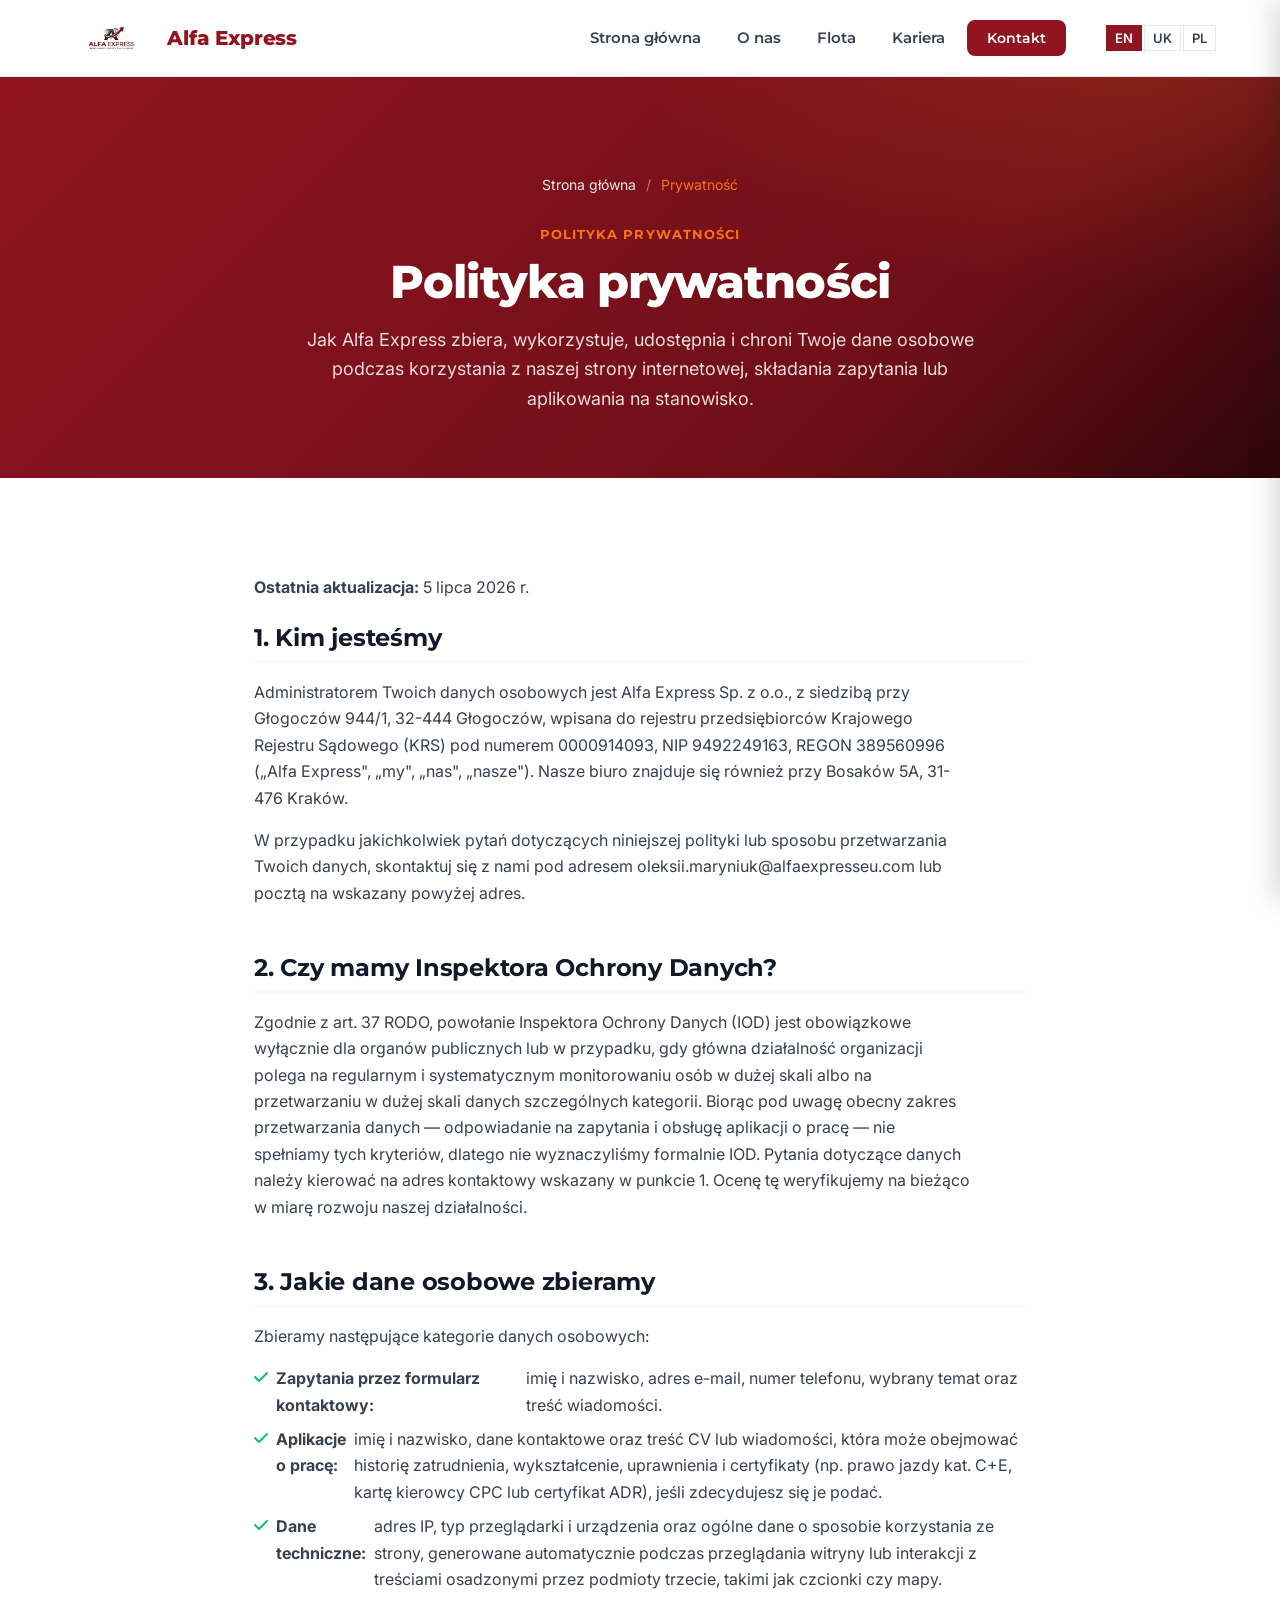
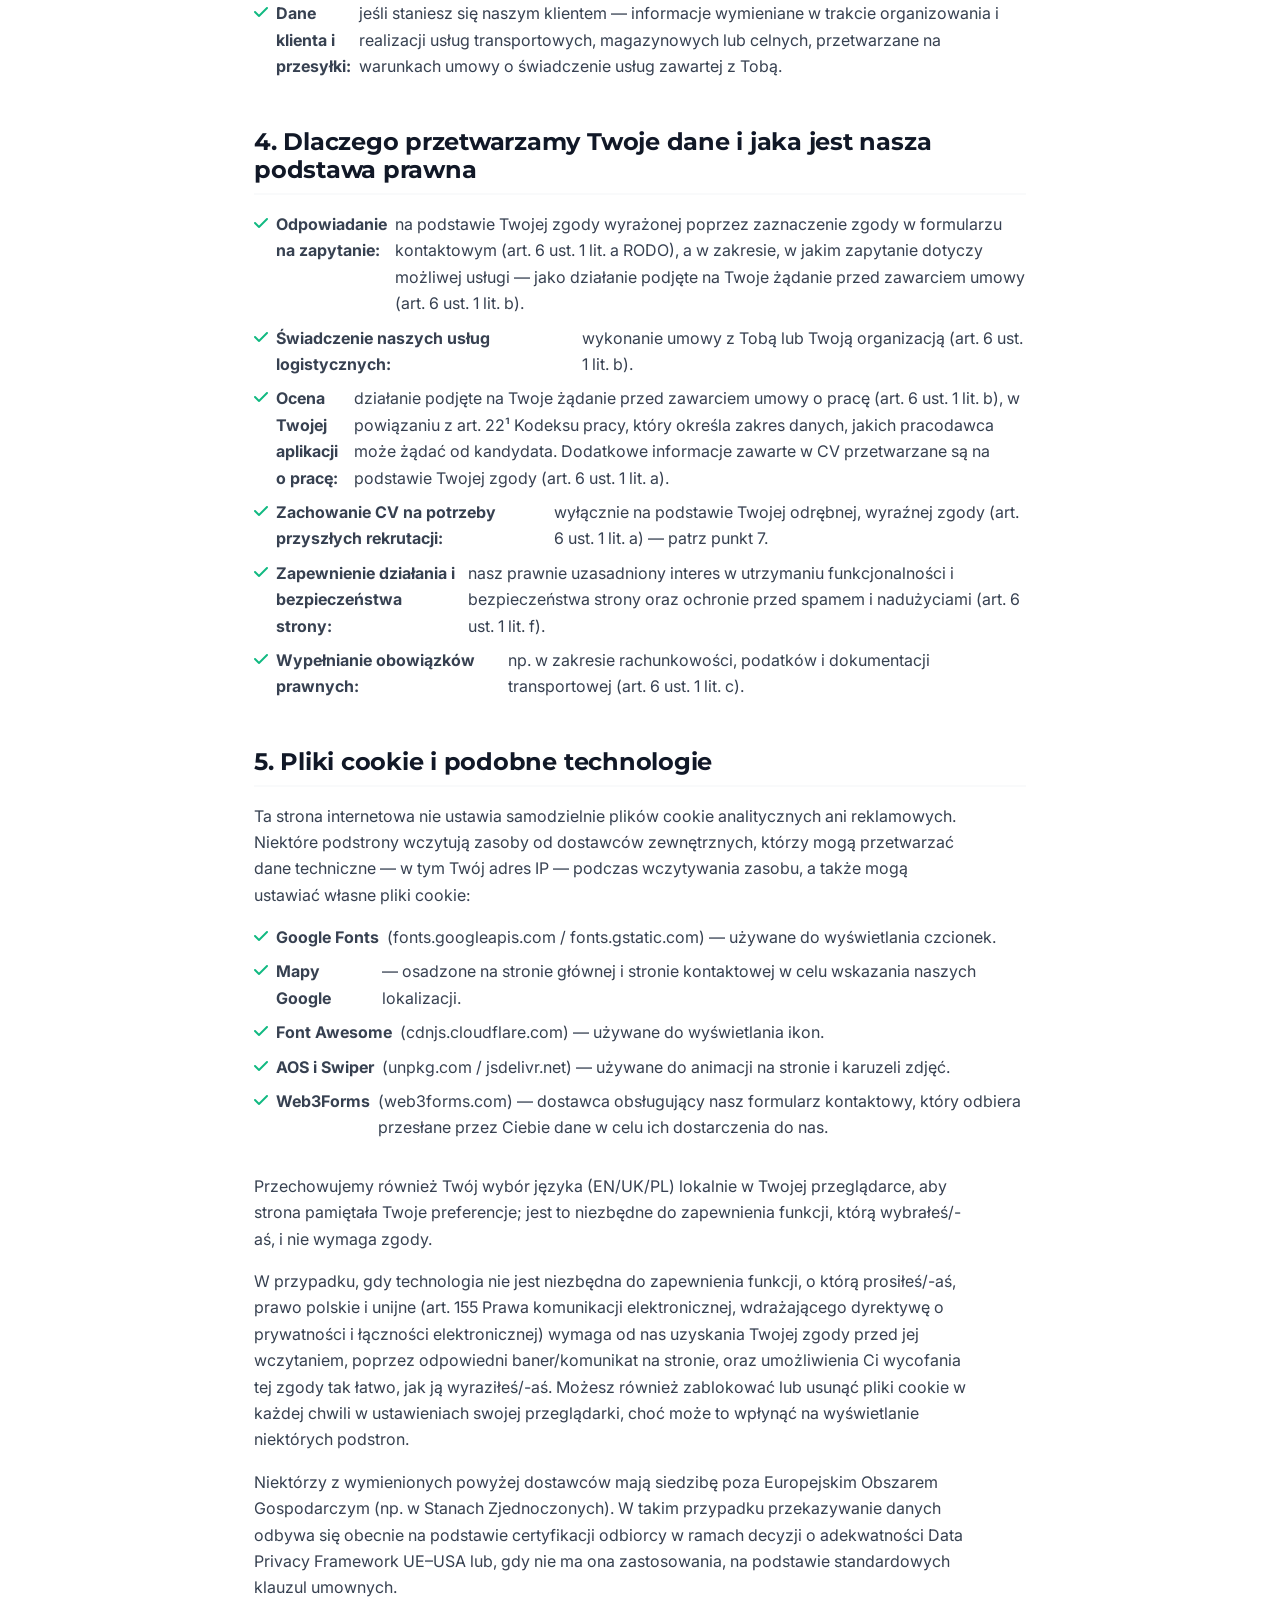
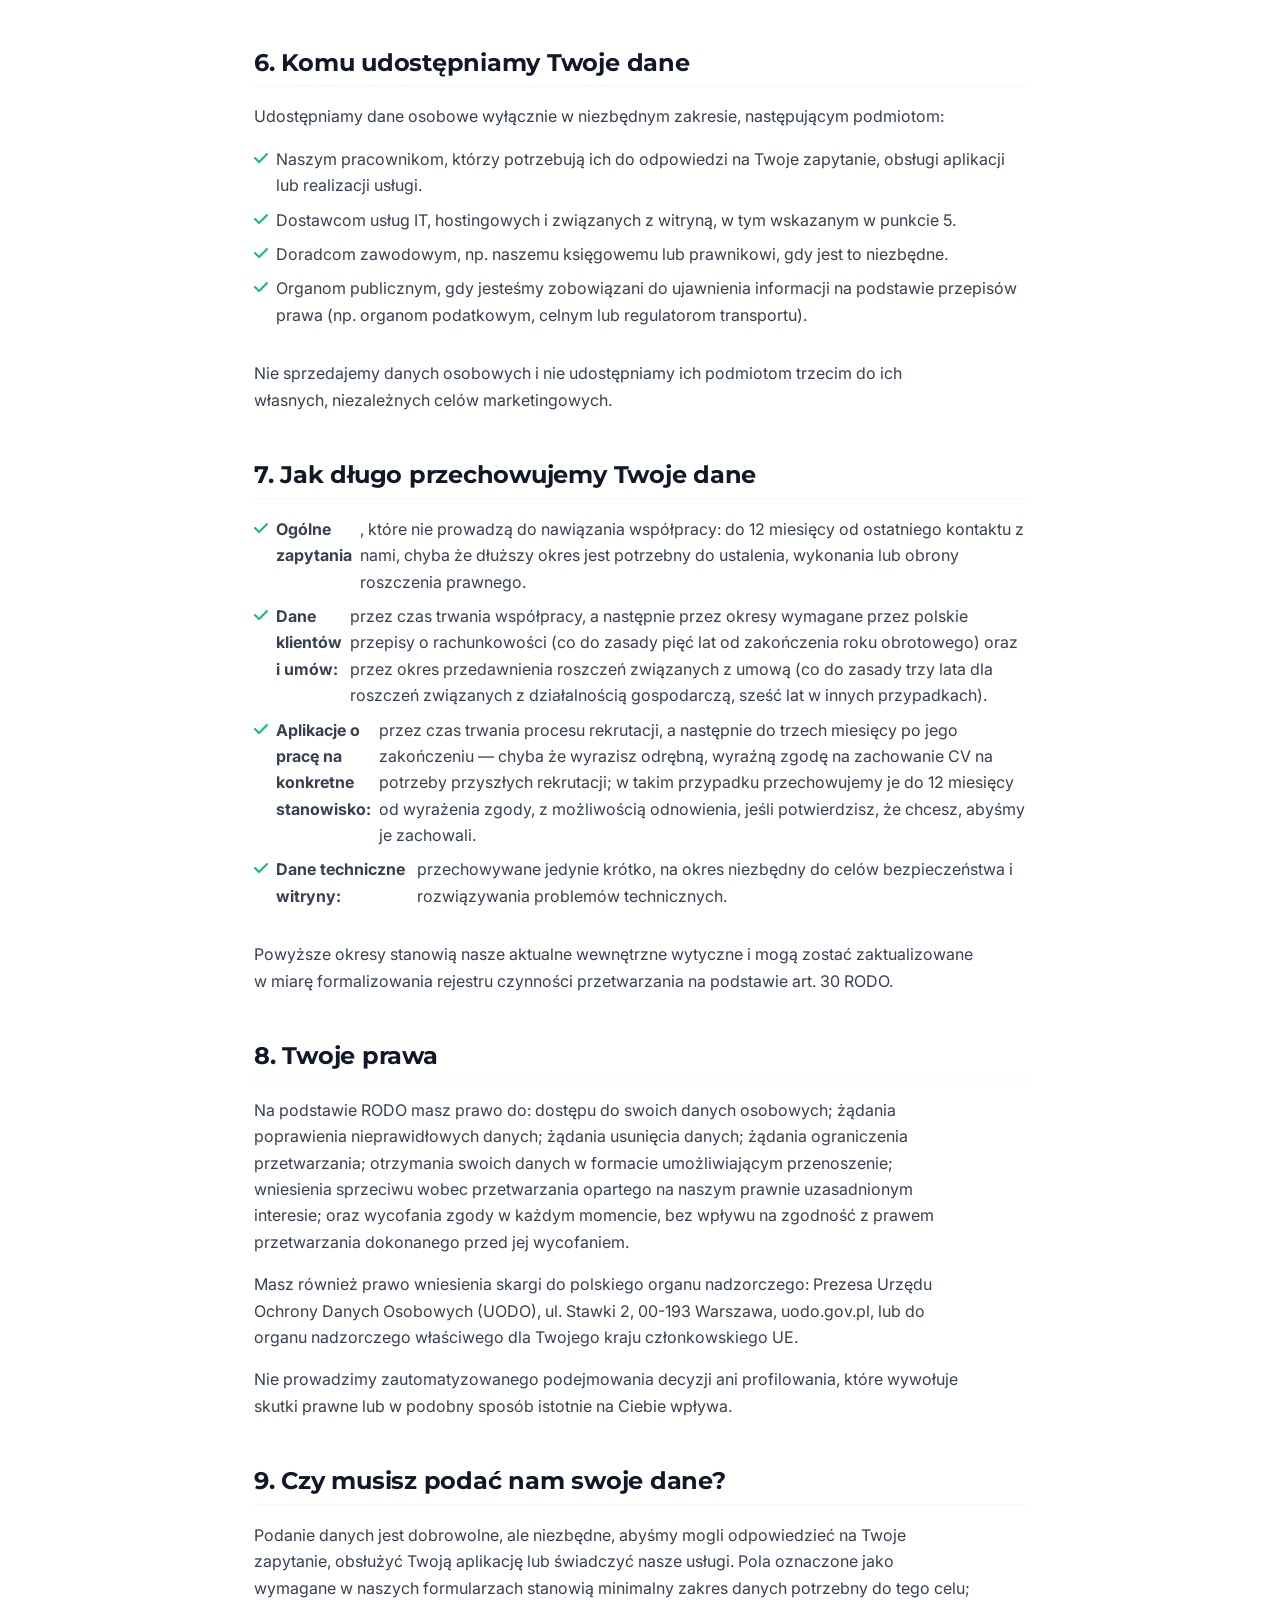
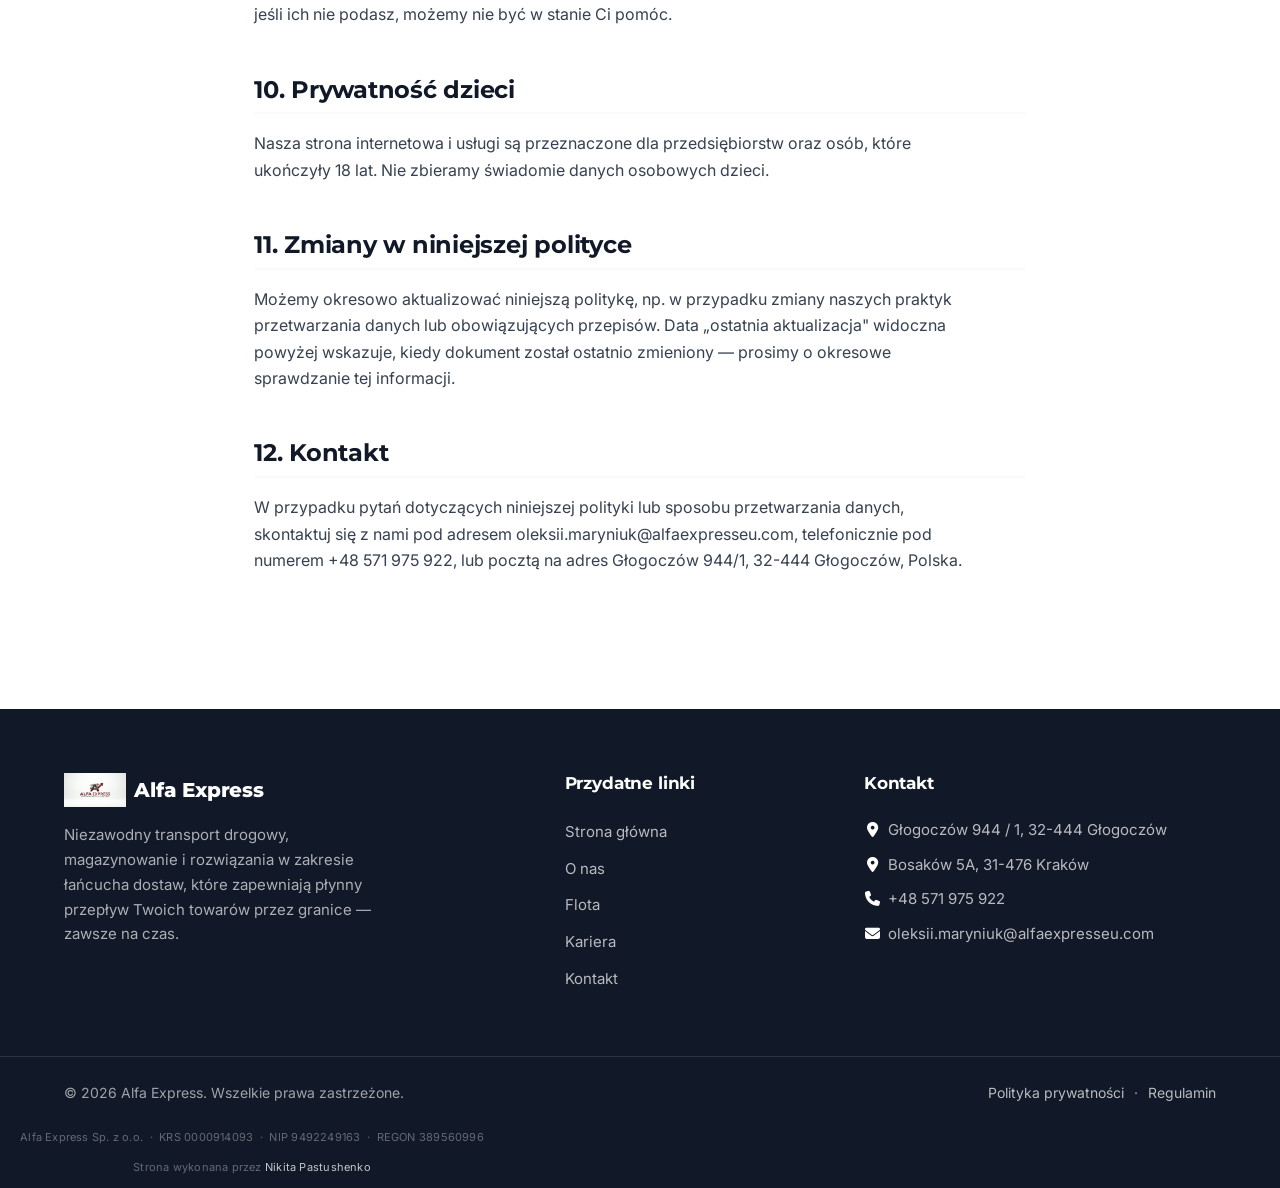
<file: privacy-pl.html>
<!DOCTYPE html>
<html lang="pl">
<head>
  <meta charset="UTF-8">
  <meta name="viewport" content="width=device-width, initial-scale=1.0">
  <title>Polityka prywatności — Alfa Express</title>
  <meta name="description" content="Polityka prywatności Alfa Express: jakie dane osobowe zbieramy, dlaczego oraz jakie masz prawa na podstawie RODO i polskiego prawa o ochronie danych.">
  <meta name="theme-color" content="#911421">

  <!-- Open Graph -->
  <meta property="og:type" content="website">
  <meta property="og:site_name" content="Alfa Express">
  <meta property="og:title" content="Polityka prywatności — Alfa Express">
  <meta property="og:description" content="Polityka prywatności Alfa Express: jakie dane osobowe zbieramy, dlaczego oraz jakie masz prawa na podstawie RODO i polskiego prawa o ochronie danych.">
  <meta property="og:image" content="assets/images/white-truck-crossing-bridge-sunset-urban-logistics-motion.jpg">

  <!-- Favicon -->
  <link rel="icon" type="image/svg+xml" href="assets/images/favicon.svg">

  <!-- Preconnect for Google Fonts -->
  <link rel="preconnect" href="https://fonts.googleapis.com">
  <link rel="preconnect" href="https://fonts.gstatic.com" crossorigin>
  <!-- Google Fonts: Montserrat (headings) + Inter (body) -->
  <link href="https://fonts.googleapis.com/css2?family=Inter:wght@400;500;600;700&family=Montserrat:wght@600;700;800&display=swap" rel="stylesheet">

  <!-- Font Awesome (free) -->
  <link rel="stylesheet" href="https://cdnjs.cloudflare.com/ajax/libs/font-awesome/6.5.2/css/all.min.css" referrerpolicy="no-referrer">
  <!-- AOS (Animate On Scroll) -->
  <link rel="stylesheet" href="https://unpkg.com/aos@2.3.4/dist/aos.css">
  <!-- Swiper -->
  <link rel="stylesheet" href="https://cdn.jsdelivr.net/npm/swiper@11/swiper-bundle.min.css">

  <!-- Site styles -->
  <link rel="stylesheet" href="css/variables.css">
  <link rel="stylesheet" href="css/style.css">
  <link rel="stylesheet" href="css/responsive.css">
</head>
<body>
  <a class="skip-link" href="#main">Przejdź do treści głównej</a>
  <!-- ============ HEADER ============ -->
  <header class="site-header" id="site-header">
    <div class="container header-inner">
      <a href="index.html" class="brand" aria-label="Alfa Express — strona główna">
        <img src="assets/images/logo_nobg.png" alt="" class="brand-logo" width="40" height="40">
        <span class="brand-name">Alfa Express</span>
      </a>

      <nav class="main-nav" aria-label="Nawigacja główna">
        <ul class="nav-list">
          <li><a href="index.html">Strona główna</a></li>
          <li><a href="about.html">O nas</a></li>
          <li><a href="fleet.html">Flota</a></li>
          <li><a href="careers.html">Kariera</a></li>
          <li><a href="contact.html" class="btn btn-primary btn-sm">Kontakt</a></li>
        </ul>
        <div class="lang-switcher" role="group" aria-label="Język">
          <button type="button" class="lang-btn" data-lang="en">EN</button>
          <button type="button" class="lang-btn" data-lang="uk">UK</button>
          <button type="button" class="lang-btn" data-lang="pl">PL</button>
        </div>
      </nav>

      <button class="nav-toggle" id="nav-toggle" aria-label="Przełącz nawigację" aria-expanded="false" aria-controls="mobile-nav">
        <span class="nav-toggle-bar"></span>
        <span class="nav-toggle-bar"></span>
        <span class="nav-toggle-bar"></span>
      </button>
    </div>
  </header>

  <!-- Mobile slide-in drawer + overlay -->
  <div class="nav-overlay" id="nav-overlay" hidden></div>
  <aside class="mobile-nav" id="mobile-nav" aria-label="Nawigacja mobilna" aria-hidden="true">
    <div class="mobile-nav-head">
      <span class="brand-name">Alfa Express</span>
      <button class="mobile-nav-close" id="mobile-nav-close" aria-label="Zamknij nawigację">&times;</button>
    </div>
    <ul class="mobile-nav-list">
      <li><a href="index.html">Strona główna</a></li>
        <li><a href="about.html">O nas</a></li>
        <li><a href="fleet.html">Flota</a></li>
        <li><a href="careers.html">Kariera</a></li>
        <li><a href="contact.html">Kontakt</a></li>
    </ul>
    <div class="lang-switcher" role="group" aria-label="Język">
      <button type="button" class="lang-btn" data-lang="en">EN</button>
      <button type="button" class="lang-btn" data-lang="uk">UK</button>
      <button type="button" class="lang-btn" data-lang="pl">PL</button>
    </div>
    <div class="mobile-nav-foot">
      <a href="tel:+48571975922"><i class="fa-solid fa-phone" aria-hidden="true"></i> +48 571 975 922</a>
    </div>
  </aside>
  <main id="main">
    <!-- Page hero -->
    <section class="page-hero">
      <div class="container">
        <nav class="breadcrumb" aria-label="Ścieżka nawigacji">
          <a href="index.html">Strona główna</a> <span aria-hidden="true">/</span> <span aria-current="page">Prywatność</span>
        </nav>
        <p class="eyebrow eyebrow-light" data-aos="fade-up">Polityka prywatności</p>
        <h1 data-aos="fade-up" data-aos-delay="50">Polityka prywatności</h1>
        <p class="page-hero-lead" data-aos="fade-up" data-aos-delay="100">Jak Alfa Express zbiera, wykorzystuje, udostępnia i chroni Twoje dane osobowe podczas korzystania z naszej strony internetowej, składania zapytania lub aplikowania na stanowisko.</p>
      </div>
    </section>
    <section class="section legal-section">
      <div class="container narrow legal-content">
        <p class="legal-updated"><strong>Ostatnia aktualizacja:</strong> 5 lipca 2026 r. </p>
        <section class="legal-block" data-aos="fade-up">
          <h2>1. Kim jesteśmy</h2>
          <p>Administratorem Twoich danych osobowych jest Alfa Express Sp. z o.o., z siedzibą przy Głogoczów 944/1, 32-444 Głogoczów, wpisana do rejestru przedsiębiorców Krajowego Rejestru Sądowego (KRS) pod numerem 0000914093, NIP 9492249163, REGON 389560996 („Alfa Express", „my", „nas", „nasze"). Nasze biuro znajduje się również przy Bosaków 5A, 31-476 Kraków.</p>
          <p>W przypadku jakichkolwiek pytań dotyczących niniejszej polityki lub sposobu przetwarzania Twoich danych, skontaktuj się z nami pod adresem <a href="mailto:oleksii.maryniuk@alfaexpresseu.com">oleksii.maryniuk@alfaexpresseu.com</a> lub pocztą na wskazany powyżej adres.</p>
        </section>

        <section class="legal-block" data-aos="fade-up">
          <h2>2. Czy mamy Inspektora Ochrony Danych?</h2>
          <p>Zgodnie z art. 37 RODO, powołanie Inspektora Ochrony Danych (IOD) jest obowiązkowe wyłącznie dla organów publicznych lub w przypadku, gdy główna działalność organizacji polega na regularnym i systematycznym monitorowaniu osób w dużej skali albo na przetwarzaniu w dużej skali danych szczególnych kategorii. Biorąc pod uwagę obecny zakres przetwarzania danych — odpowiadanie na zapytania i obsługę aplikacji o pracę — nie spełniamy tych kryteriów, dlatego nie wyznaczyliśmy formalnie IOD. Pytania dotyczące danych należy kierować na adres kontaktowy wskazany w punkcie 1. Ocenę tę weryfikujemy na bieżąco w miarę rozwoju naszej działalności.</p>
        </section>

        <section class="legal-block" data-aos="fade-up">
          <h2>3. Jakie dane osobowe zbieramy</h2>
          <p>Zbieramy następujące kategorie danych osobowych:</p>
          <ul class="check-list">
            <li><i class="fa-solid fa-check" aria-hidden="true"></i> <strong>Zapytania przez formularz kontaktowy:</strong> imię i nazwisko, adres e-mail, numer telefonu, wybrany temat oraz treść wiadomości.</li>
            <li><i class="fa-solid fa-check" aria-hidden="true"></i> <strong>Aplikacje o pracę:</strong> imię i nazwisko, dane kontaktowe oraz treść CV lub wiadomości, która może obejmować historię zatrudnienia, wykształcenie, uprawnienia i certyfikaty (np. prawo jazdy kat. C+E, kartę kierowcy CPC lub certyfikat ADR), jeśli zdecydujesz się je podać.</li>
            <li><i class="fa-solid fa-check" aria-hidden="true"></i> <strong>Dane techniczne:</strong> adres IP, typ przeglądarki i urządzenia oraz ogólne dane o sposobie korzystania ze strony, generowane automatycznie podczas przeglądania witryny lub interakcji z treściami osadzonymi przez podmioty trzecie, takimi jak czcionki czy mapy.</li>
            <li><i class="fa-solid fa-check" aria-hidden="true"></i> <strong>Dane klienta i przesyłki:</strong> jeśli staniesz się naszym klientem — informacje wymieniane w trakcie organizowania i realizacji usług transportowych, magazynowych lub celnych, przetwarzane na warunkach umowy o świadczenie usług zawartej z Tobą.</li>
          </ul>
        </section>

        <section class="legal-block" data-aos="fade-up">
          <h2>4. Dlaczego przetwarzamy Twoje dane i jaka jest nasza podstawa prawna</h2>
          <ul class="check-list">
            <li><i class="fa-solid fa-check" aria-hidden="true"></i> <strong>Odpowiadanie na zapytanie:</strong> na podstawie Twojej zgody wyrażonej poprzez zaznaczenie zgody w formularzu kontaktowym (art. 6 ust. 1 lit. a RODO), a w zakresie, w jakim zapytanie dotyczy możliwej usługi — jako działanie podjęte na Twoje żądanie przed zawarciem umowy (art. 6 ust. 1 lit. b).</li>
            <li><i class="fa-solid fa-check" aria-hidden="true"></i> <strong>Świadczenie naszych usług logistycznych:</strong> wykonanie umowy z Tobą lub Twoją organizacją (art. 6 ust. 1 lit. b).</li>
            <li><i class="fa-solid fa-check" aria-hidden="true"></i> <strong>Ocena Twojej aplikacji o pracę:</strong> działanie podjęte na Twoje żądanie przed zawarciem umowy o pracę (art. 6 ust. 1 lit. b), w powiązaniu z art. 22¹ Kodeksu pracy, który określa zakres danych, jakich pracodawca może żądać od kandydata. Dodatkowe informacje zawarte w CV przetwarzane są na podstawie Twojej zgody (art. 6 ust. 1 lit. a).</li>
            <li><i class="fa-solid fa-check" aria-hidden="true"></i> <strong>Zachowanie CV na potrzeby przyszłych rekrutacji:</strong> wyłącznie na podstawie Twojej odrębnej, wyraźnej zgody (art. 6 ust. 1 lit. a) — patrz punkt 7.</li>
            <li><i class="fa-solid fa-check" aria-hidden="true"></i> <strong>Zapewnienie działania i bezpieczeństwa strony:</strong> nasz prawnie uzasadniony interes w utrzymaniu funkcjonalności i bezpieczeństwa strony oraz ochronie przed spamem i nadużyciami (art. 6 ust. 1 lit. f).</li>
            <li><i class="fa-solid fa-check" aria-hidden="true"></i> <strong>Wypełnianie obowiązków prawnych:</strong> np. w zakresie rachunkowości, podatków i dokumentacji transportowej (art. 6 ust. 1 lit. c).</li>
          </ul>
        </section>

        <section class="legal-block" data-aos="fade-up">
          <h2>5. Pliki cookie i podobne technologie</h2>
          <p>Ta strona internetowa nie ustawia samodzielnie plików cookie analitycznych ani reklamowych. Niektóre podstrony wczytują zasoby od dostawców zewnętrznych, którzy mogą przetwarzać dane techniczne — w tym Twój adres IP — podczas wczytywania zasobu, a także mogą ustawiać własne pliki cookie:</p>
          <ul class="check-list">
            <li><i class="fa-solid fa-check" aria-hidden="true"></i> <strong>Google Fonts</strong> (fonts.googleapis.com / fonts.gstatic.com) — używane do wyświetlania czcionek.</li>
            <li><i class="fa-solid fa-check" aria-hidden="true"></i> <strong>Mapy Google</strong> — osadzone na stronie głównej i stronie kontaktowej w celu wskazania naszych lokalizacji.</li>
            <li><i class="fa-solid fa-check" aria-hidden="true"></i> <strong>Font Awesome</strong> (cdnjs.cloudflare.com) — używane do wyświetlania ikon.</li>
            <li><i class="fa-solid fa-check" aria-hidden="true"></i> <strong>AOS i Swiper</strong> (unpkg.com / jsdelivr.net) — używane do animacji na stronie i karuzeli zdjęć.</li>
            <li><i class="fa-solid fa-check" aria-hidden="true"></i> <strong>Web3Forms</strong> (web3forms.com) — dostawca obsługujący nasz formularz kontaktowy, który odbiera przesłane przez Ciebie dane w celu ich dostarczenia do nas.</li>
          </ul>
          <p>Przechowujemy również Twój wybór języka (EN/UK/PL) lokalnie w Twojej przeglądarce, aby strona pamiętała Twoje preferencje; jest to niezbędne do zapewnienia funkcji, którą wybrałeś/-aś, i nie wymaga zgody.</p>
          <p>W przypadku, gdy technologia nie jest niezbędna do zapewnienia funkcji, o którą prosiłeś/-aś, prawo polskie i unijne (art. 155 Prawa komunikacji elektronicznej, wdrażającego dyrektywę o prywatności i łączności elektronicznej) wymaga od nas uzyskania Twojej zgody przed jej wczytaniem, poprzez odpowiedni baner/komunikat na stronie, oraz umożliwienia Ci wycofania tej zgody tak łatwo, jak ją wyraziłeś/-aś. Możesz również zablokować lub usunąć pliki cookie w każdej chwili w ustawieniach swojej przeglądarki, choć może to wpłynąć na wyświetlanie niektórych podstron.</p>
          <p>Niektórzy z wymienionych powyżej dostawców mają siedzibę poza Europejskim Obszarem Gospodarczym (np. w Stanach Zjednoczonych). W takim przypadku przekazywanie danych odbywa się obecnie na podstawie certyfikacji odbiorcy w ramach decyzji o adekwatności Data Privacy Framework UE–USA lub, gdy nie ma ona zastosowania, na podstawie standardowych klauzul umownych.</p>
        </section>

        <section class="legal-block" data-aos="fade-up">
          <h2>6. Komu udostępniamy Twoje dane</h2>
          <p>Udostępniamy dane osobowe wyłącznie w niezbędnym zakresie, następującym podmiotom:</p>
          <ul class="check-list">
            <li><i class="fa-solid fa-check" aria-hidden="true"></i> Naszym pracownikom, którzy potrzebują ich do odpowiedzi na Twoje zapytanie, obsługi aplikacji lub realizacji usługi.</li>
            <li><i class="fa-solid fa-check" aria-hidden="true"></i> Dostawcom usług IT, hostingowych i związanych z witryną, w tym wskazanym w punkcie 5.</li>
            <li><i class="fa-solid fa-check" aria-hidden="true"></i> Doradcom zawodowym, np. naszemu księgowemu lub prawnikowi, gdy jest to niezbędne.</li>
            <li><i class="fa-solid fa-check" aria-hidden="true"></i> Organom publicznym, gdy jesteśmy zobowiązani do ujawnienia informacji na podstawie przepisów prawa (np. organom podatkowym, celnym lub regulatorom transportu).</li>
          </ul>
          <p>Nie sprzedajemy danych osobowych i nie udostępniamy ich podmiotom trzecim do ich własnych, niezależnych celów marketingowych.</p>
        </section>

        <section class="legal-block" data-aos="fade-up">
          <h2>7. Jak długo przechowujemy Twoje dane</h2>
          <ul class="check-list">
            <li><i class="fa-solid fa-check" aria-hidden="true"></i> <strong>Ogólne zapytania</strong>, które nie prowadzą do nawiązania współpracy: do 12 miesięcy od ostatniego kontaktu z nami, chyba że dłuższy okres jest potrzebny do ustalenia, wykonania lub obrony roszczenia prawnego.</li>
            <li><i class="fa-solid fa-check" aria-hidden="true"></i> <strong>Dane klientów i umów:</strong> przez czas trwania współpracy, a następnie przez okresy wymagane przez polskie przepisy o rachunkowości (co do zasady pięć lat od zakończenia roku obrotowego) oraz przez okres przedawnienia roszczeń związanych z umową (co do zasady trzy lata dla roszczeń związanych z działalnością gospodarczą, sześć lat w innych przypadkach).</li>
            <li><i class="fa-solid fa-check" aria-hidden="true"></i> <strong>Aplikacje o pracę na konkretne stanowisko:</strong> przez czas trwania procesu rekrutacji, a następnie do trzech miesięcy po jego zakończeniu — chyba że wyrazisz odrębną, wyraźną zgodę na zachowanie CV na potrzeby przyszłych rekrutacji; w takim przypadku przechowujemy je do 12 miesięcy od wyrażenia zgody, z możliwością odnowienia, jeśli potwierdzisz, że chcesz, abyśmy je zachowali.</li>
            <li><i class="fa-solid fa-check" aria-hidden="true"></i> <strong>Dane techniczne witryny:</strong> przechowywane jedynie krótko, na okres niezbędny do celów bezpieczeństwa i rozwiązywania problemów technicznych.</li>
          </ul>
          <p>Powyższe okresy stanowią nasze aktualne wewnętrzne wytyczne i mogą zostać zaktualizowane w miarę formalizowania rejestru czynności przetwarzania na podstawie art. 30 RODO.</p>
        </section>

        <section class="legal-block" data-aos="fade-up">
          <h2>8. Twoje prawa</h2>
          <p>Na podstawie RODO masz prawo do: dostępu do swoich danych osobowych; żądania poprawienia nieprawidłowych danych; żądania usunięcia danych; żądania ograniczenia przetwarzania; otrzymania swoich danych w formacie umożliwiającym przenoszenie; wniesienia sprzeciwu wobec przetwarzania opartego na naszym prawnie uzasadnionym interesie; oraz wycofania zgody w każdym momencie, bez wpływu na zgodność z prawem przetwarzania dokonanego przed jej wycofaniem.</p>
          <p>Masz również prawo wniesienia skargi do polskiego organu nadzorczego: Prezesa Urzędu Ochrony Danych Osobowych (UODO), ul. Stawki 2, 00-193 Warszawa, <a href="https://uodo.gov.pl" target="_blank" rel="noopener">uodo.gov.pl</a>, lub do organu nadzorczego właściwego dla Twojego kraju członkowskiego UE.</p>
          <p>Nie prowadzimy zautomatyzowanego podejmowania decyzji ani profilowania, które wywołuje skutki prawne lub w podobny sposób istotnie na Ciebie wpływa.</p>
        </section>

        <section class="legal-block" data-aos="fade-up">
          <h2>9. Czy musisz podać nam swoje dane?</h2>
          <p>Podanie danych jest dobrowolne, ale niezbędne, abyśmy mogli odpowiedzieć na Twoje zapytanie, obsłużyć Twoją aplikację lub świadczyć nasze usługi. Pola oznaczone jako wymagane w naszych formularzach stanowią minimalny zakres danych potrzebny do tego celu; jeśli ich nie podasz, możemy nie być w stanie Ci pomóc.</p>
        </section>

        <section class="legal-block" data-aos="fade-up">
          <h2>10. Prywatność dzieci</h2>
          <p>Nasza strona internetowa i usługi są przeznaczone dla przedsiębiorstw oraz osób, które ukończyły 18 lat. Nie zbieramy świadomie danych osobowych dzieci.</p>
        </section>

        <section class="legal-block" data-aos="fade-up">
          <h2>11. Zmiany w niniejszej polityce</h2>
          <p>Możemy okresowo aktualizować niniejszą politykę, np. w przypadku zmiany naszych praktyk przetwarzania danych lub obowiązujących przepisów. Data „ostatnia aktualizacja" widoczna powyżej wskazuje, kiedy dokument został ostatnio zmieniony — prosimy o okresowe sprawdzanie tej informacji.</p>
        </section>

        <section class="legal-block" data-aos="fade-up">
          <h2>12. Kontakt</h2>
          <p>W przypadku pytań dotyczących niniejszej polityki lub sposobu przetwarzania danych, skontaktuj się z nami pod adresem <a href="mailto:oleksii.maryniuk@alfaexpresseu.com">oleksii.maryniuk@alfaexpresseu.com</a>, telefonicznie pod numerem <a href="tel:+48571975922">+48 571 975 922</a>, lub pocztą na adres Głogoczów 944/1, 32-444 Głogoczów, Polska.</p>
        </section>
      </div>
    </section>
  </main>

  <!-- ============ FOOTER ============ -->
  <footer class="site-footer">
    <div class="container footer-grid">
      <div class="footer-col footer-about">
        <div class="footer-brand">
          <img src="assets/images/logo.png" alt="" class="footer-logo" width="36" height="36">
          <span class="brand-name">Alfa Express</span>
        </div>
        <p class="footer-blurb">Niezawodny transport drogowy, magazynowanie i rozwiązania w zakresie łańcucha dostaw, które zapewniają płynny przepływ Twoich towarów przez granice — zawsze na czas.</p>
      </div>

      <nav class="footer-col" aria-label="Przydatne linki">
        <h2 class="footer-heading">Przydatne linki</h2>
        <ul>
          <li><a href="index.html">Strona główna</a></li>
          <li><a href="about.html">O nas</a></li>
          <li><a href="fleet.html">Flota</a></li>
          <li><a href="careers.html">Kariera</a></li>
          <li><a href="contact.html">Kontakt</a></li>
        </ul>
      </nav>

      <div class="footer-col">
        <h2 class="footer-heading">Kontakt</h2>
        <ul class="footer-contact">
          <li><i class="fa-solid fa-location-dot" aria-hidden="true"></i> <span>Głogoczów 944 / 1, 32-444 Głogoczów</span></li>
          <li><i class="fa-solid fa-location-dot" aria-hidden="true"></i> <span>Bosaków 5A, 31-476 Kraków</span></li>
          <li><i class="fa-solid fa-phone" aria-hidden="true"></i> <a href="tel:+48571975922">+48 571 975 922</a></li>
          <li><i class="fa-solid fa-envelope" aria-hidden="true"></i> <a href="mailto:oleksii.maryniuk@alfaexpresseu.com">oleksii.maryniuk@alfaexpresseu.com</a></li>
        </ul>
      </div>
    </div>

    <div class="footer-bottom">
      <div class="container footer-bottom-inner">
        <p>&copy; <span id="current-year">2026</span> Alfa Express. Wszelkie prawa zastrzeżone.</p>
        <p class="footer-legal"><a href="privacy-pl.html">Polityka prywatności</a> <span aria-hidden="true">·</span> <a href="terms-pl.html">Regulamin</a></p>
      </div>
      <p class="footer-registration">Alfa Express Sp. z o.o. &nbsp;&middot;&nbsp; KRS&nbsp;0000914093 &nbsp;&middot;&nbsp; NIP&nbsp;9492249163 &nbsp;&middot;&nbsp; REGON&nbsp;389560996</p>
      <p class="footer-registration footer-author">Strona wykonana przez <a href="https://github.com/naaenth" target="_blank" rel="noopener">Nikita Pastushenko</a></p>
    </div>
  </footer>

  <!-- ============ SCRIPTS ============ -->
  <!-- Libraries (CDN) -->
  <script src="https://unpkg.com/aos@2.3.4/dist/aos.js"></script>
  <script src="https://cdn.jsdelivr.net/npm/swiper@11/swiper-bundle.min.js"></script>
  <!-- Site scripts -->
  <script src="js/legal-lang.js" defer></script>
  <script src="js/i18n-data.js" defer></script>
  <script src="js/i18n.js" defer></script>
  <script src="js/navigation.js" defer></script>
  <script src="js/main.js" defer></script>
</body>
</html>
</file>
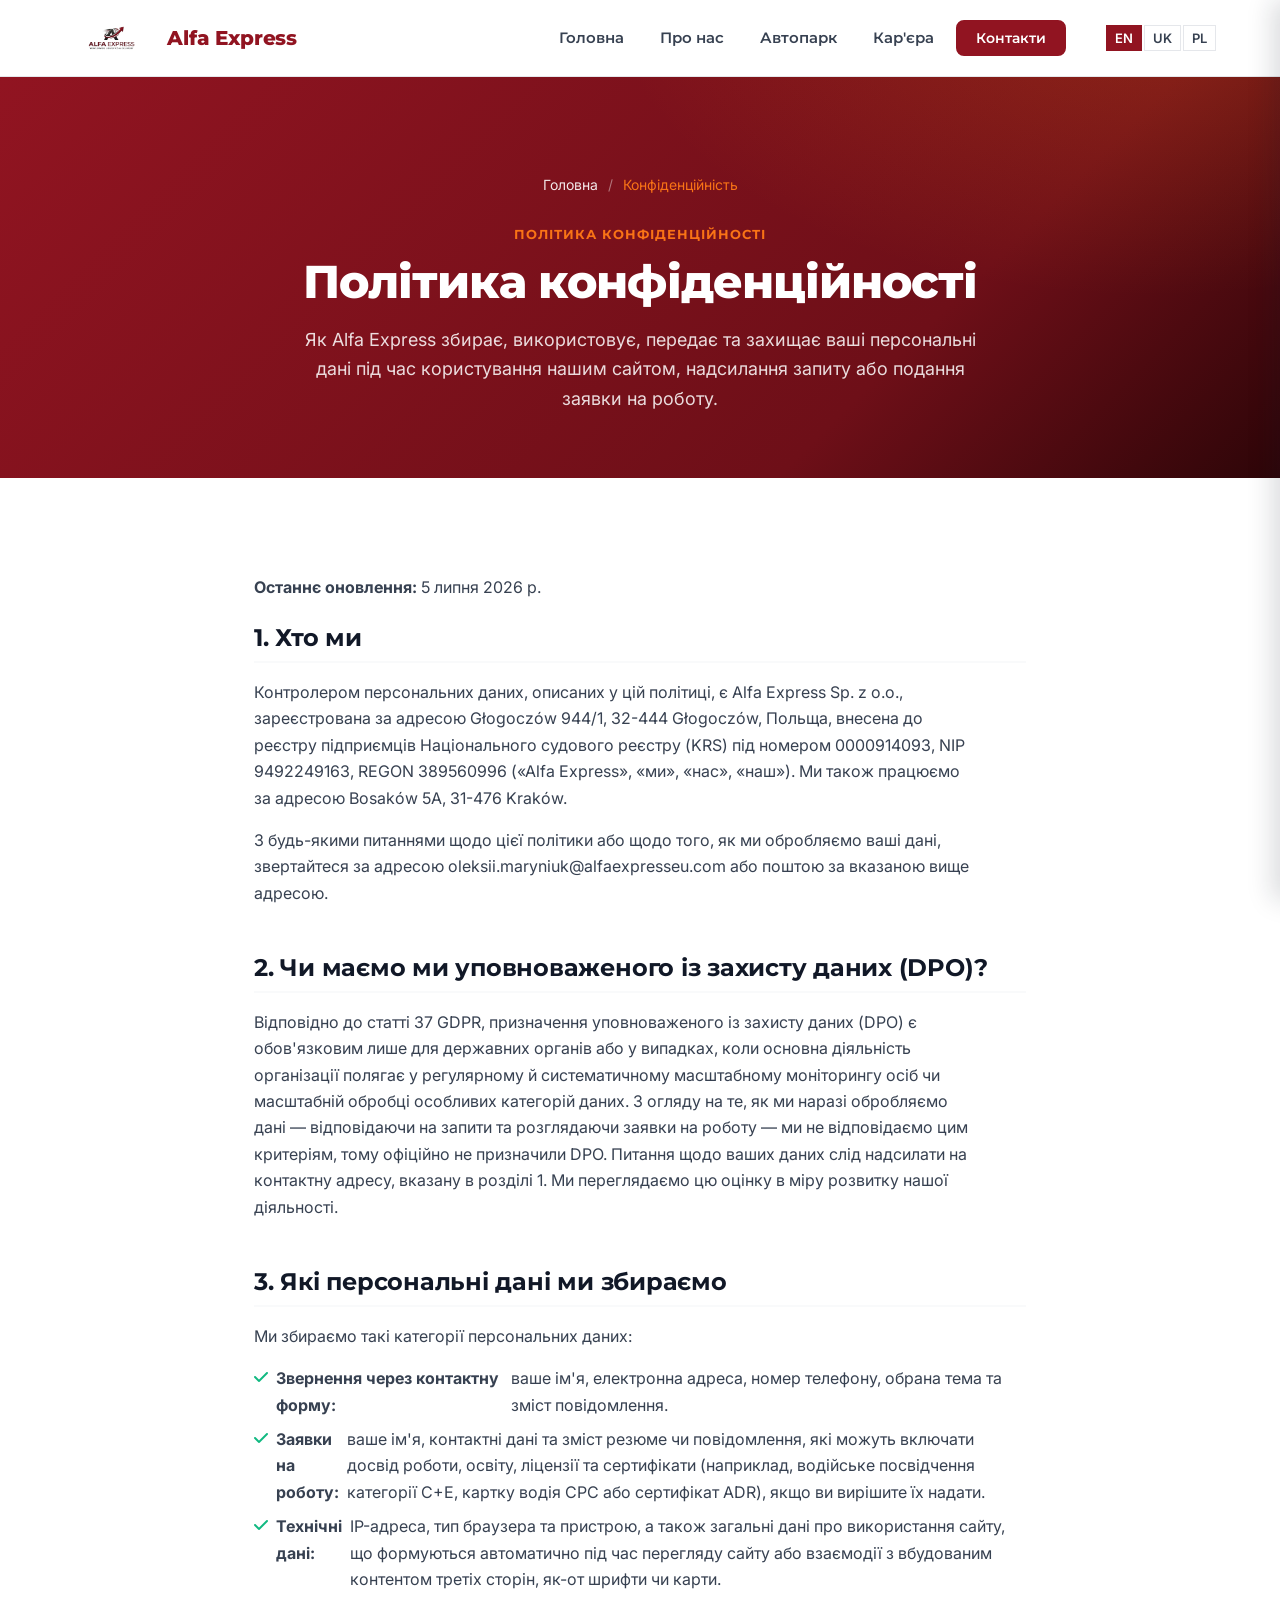
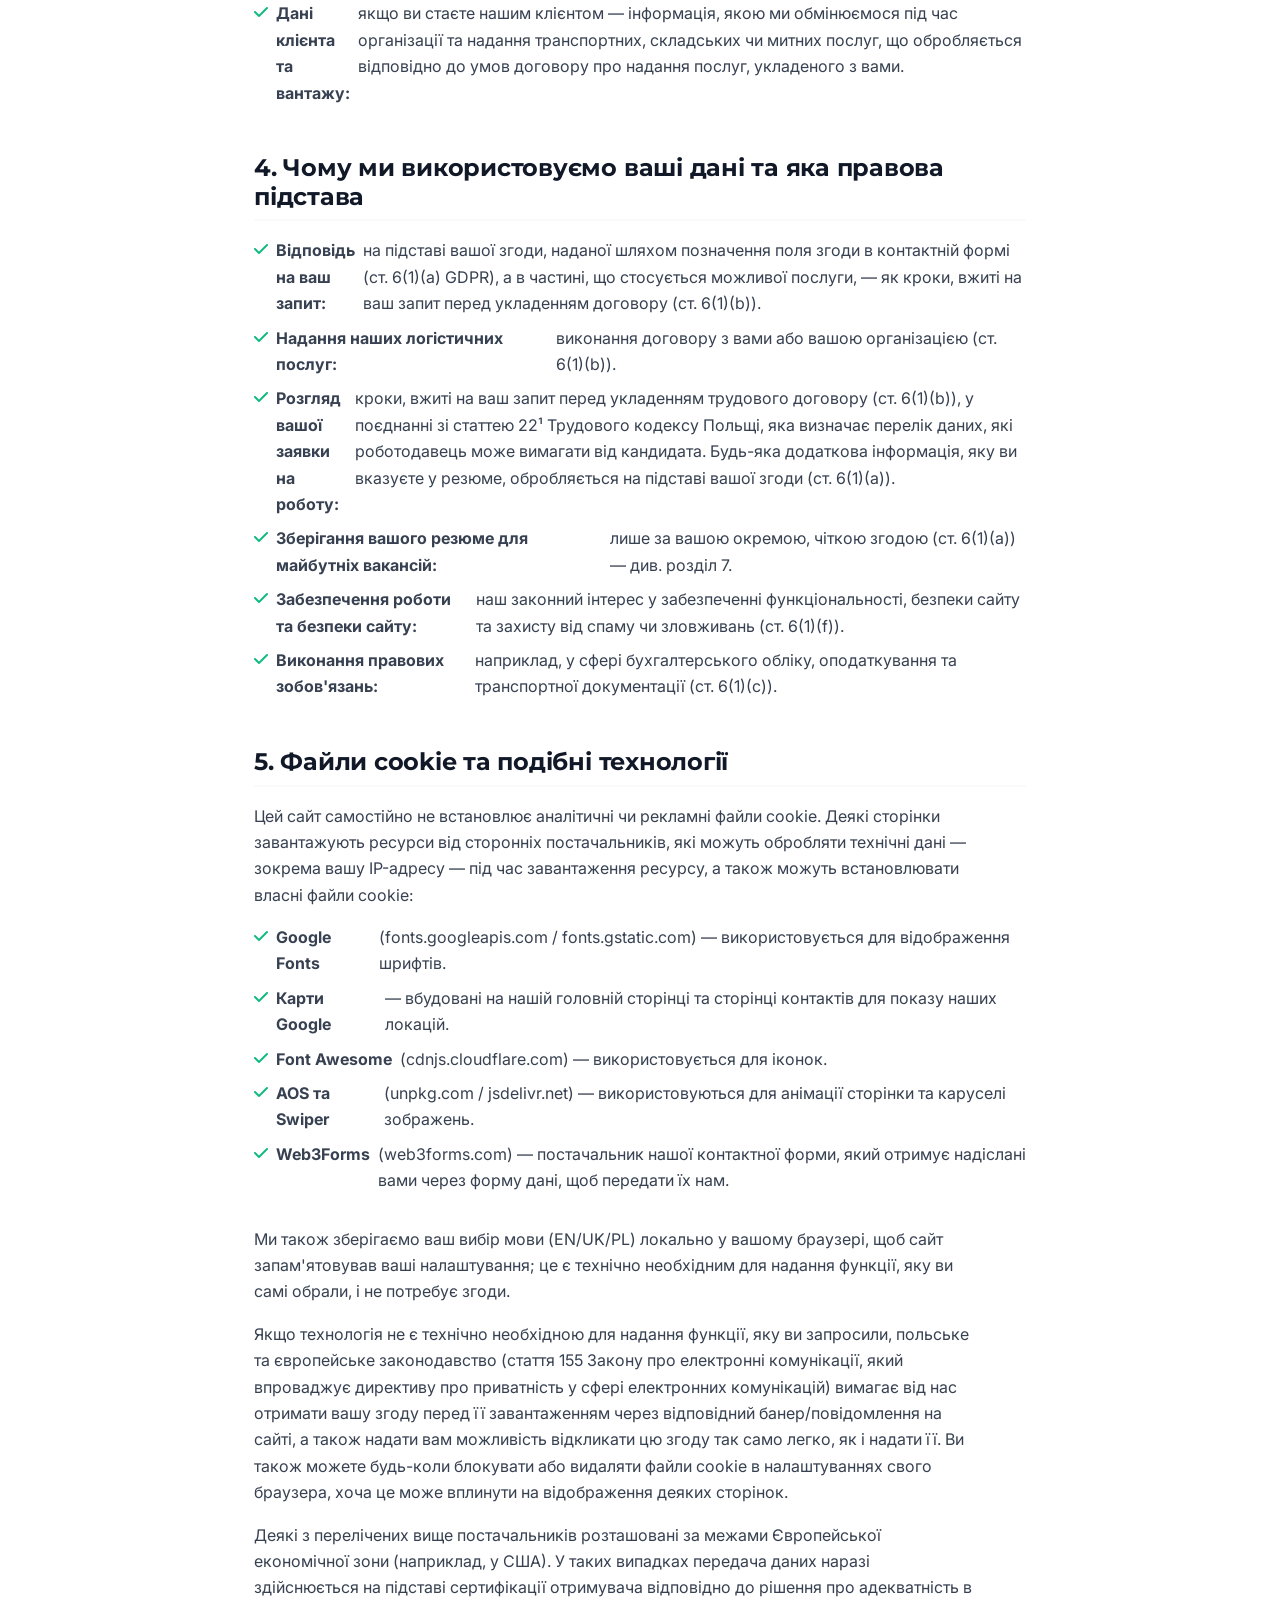
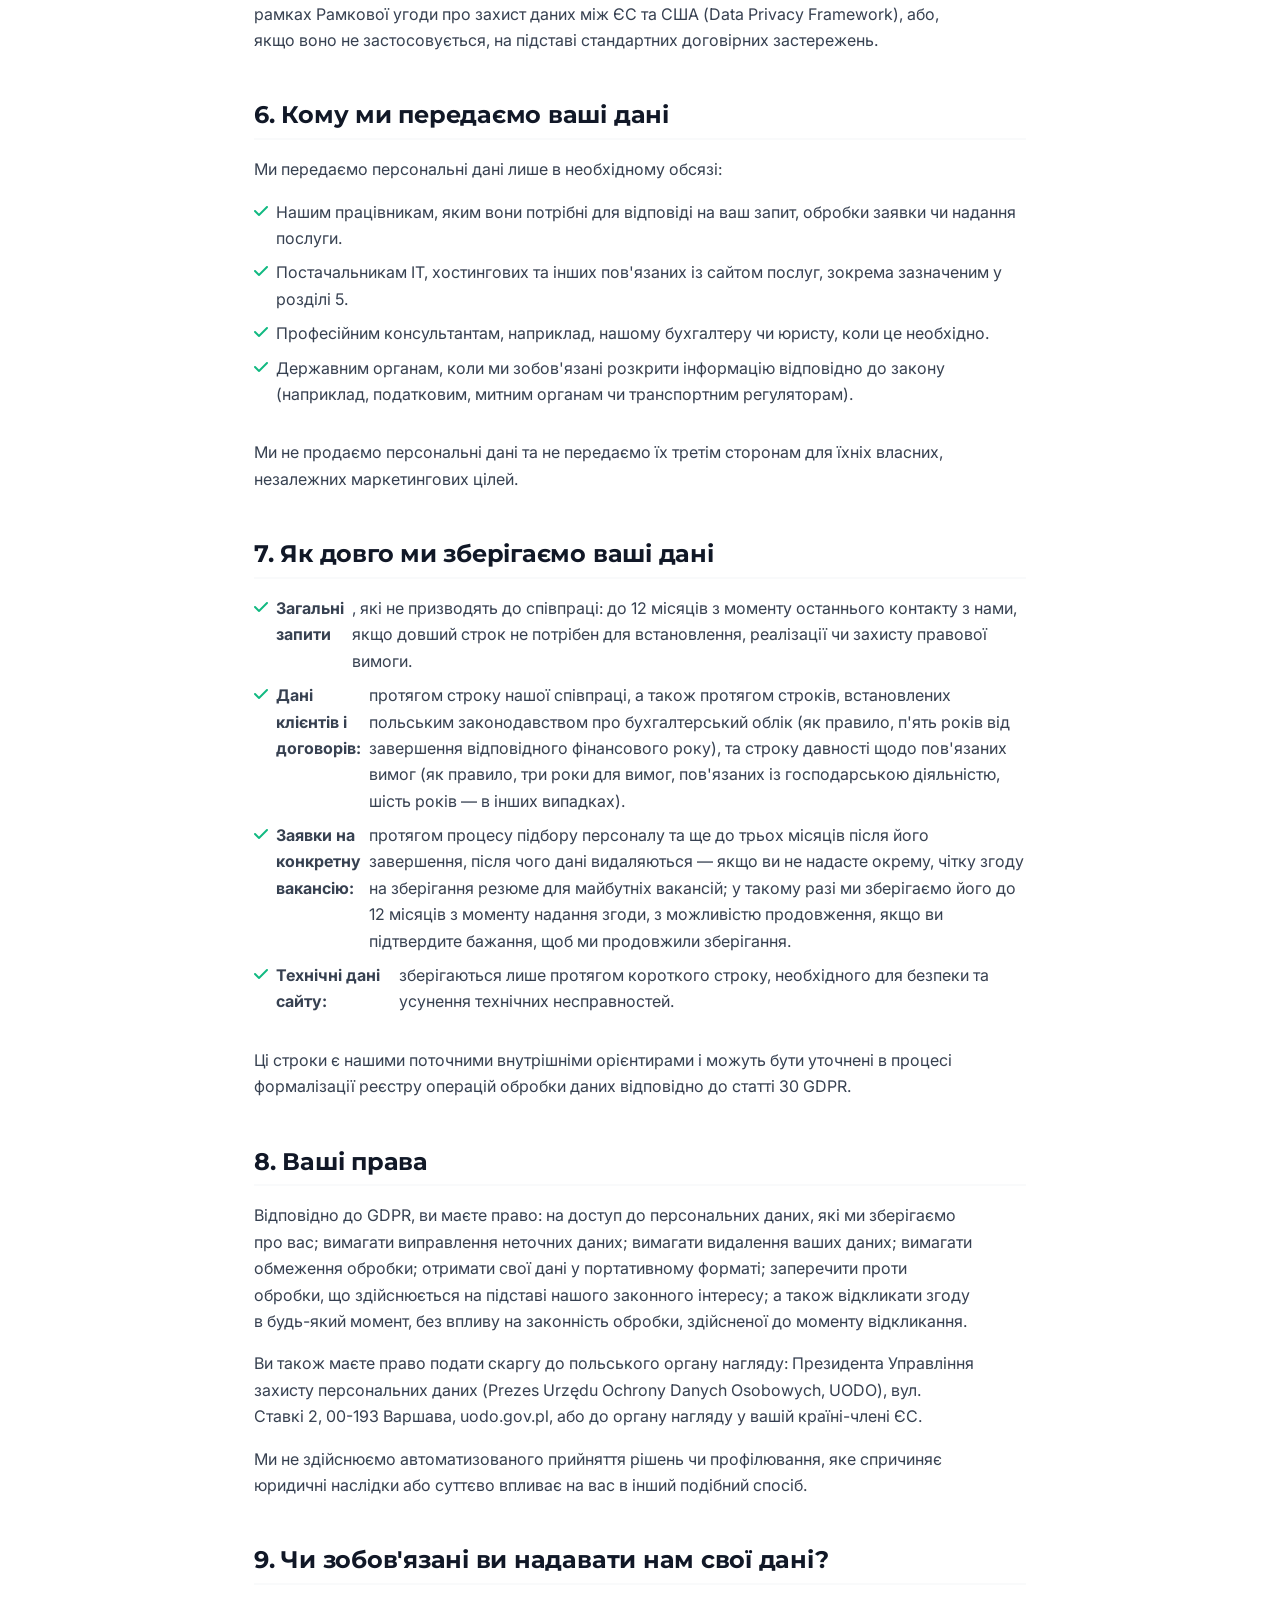
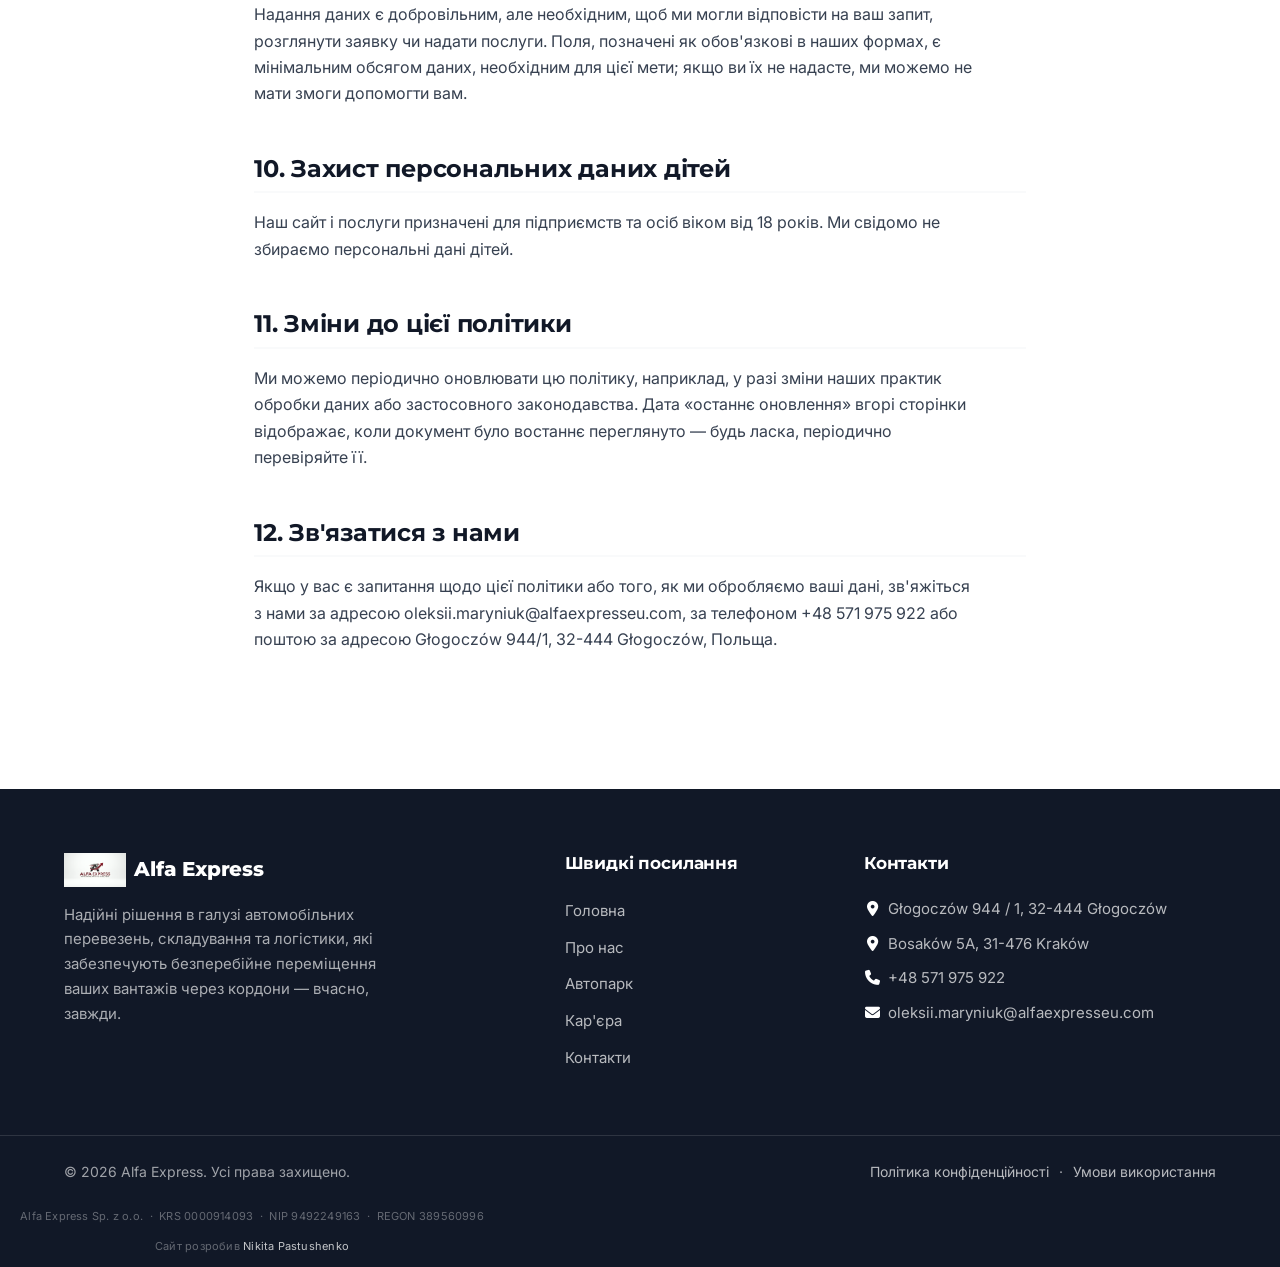
<file: privacy-uk.html>
<!DOCTYPE html>
<html lang="uk">
<head>
  <meta charset="UTF-8">
  <meta name="viewport" content="width=device-width, initial-scale=1.0">
  <title>Політика конфіденційності — Alfa Express</title>
  <meta name="description" content="Політика конфіденційності Alfa Express: які персональні дані ми збираємо, чому, та які у вас права згідно з GDPR і польським законодавством про захист даних.">
  <meta name="theme-color" content="#911421">

  <!-- Open Graph -->
  <meta property="og:type" content="website">
  <meta property="og:site_name" content="Alfa Express">
  <meta property="og:title" content="Політика конфіденційності — Alfa Express">
  <meta property="og:description" content="Політика конфіденційності Alfa Express: які персональні дані ми збираємо, чому, та які у вас права згідно з GDPR і польським законодавством про захист даних.">
  <meta property="og:image" content="assets/images/white-truck-crossing-bridge-sunset-urban-logistics-motion.jpg">

  <!-- Favicon -->
  <link rel="icon" type="image/svg+xml" href="assets/images/favicon.svg">

  <!-- Preconnect for Google Fonts -->
  <link rel="preconnect" href="https://fonts.googleapis.com">
  <link rel="preconnect" href="https://fonts.gstatic.com" crossorigin>
  <!-- Google Fonts: Montserrat (headings) + Inter (body) -->
  <link href="https://fonts.googleapis.com/css2?family=Inter:wght@400;500;600;700&family=Montserrat:wght@600;700;800&display=swap" rel="stylesheet">

  <!-- Font Awesome (free) -->
  <link rel="stylesheet" href="https://cdnjs.cloudflare.com/ajax/libs/font-awesome/6.5.2/css/all.min.css" referrerpolicy="no-referrer">
  <!-- AOS (Animate On Scroll) -->
  <link rel="stylesheet" href="https://unpkg.com/aos@2.3.4/dist/aos.css">
  <!-- Swiper -->
  <link rel="stylesheet" href="https://cdn.jsdelivr.net/npm/swiper@11/swiper-bundle.min.css">

  <!-- Site styles -->
  <link rel="stylesheet" href="css/variables.css">
  <link rel="stylesheet" href="css/style.css">
  <link rel="stylesheet" href="css/responsive.css">
</head>
<body>
  <a class="skip-link" href="#main">Перейти до основного змісту</a>
  <!-- ============ HEADER ============ -->
  <header class="site-header" id="site-header">
    <div class="container header-inner">
      <a href="index.html" class="brand" aria-label="Alfa Express — головна">
        <img src="assets/images/logo_nobg.png" alt="" class="brand-logo" width="40" height="40">
        <span class="brand-name">Alfa Express</span>
      </a>

      <nav class="main-nav" aria-label="Основна навігація">
        <ul class="nav-list">
          <li><a href="index.html">Головна</a></li>
          <li><a href="about.html">Про нас</a></li>
          <li><a href="fleet.html">Автопарк</a></li>
          <li><a href="careers.html">Кар'єра</a></li>
          <li><a href="contact.html" class="btn btn-primary btn-sm">Контакти</a></li>
        </ul>
        <div class="lang-switcher" role="group" aria-label="Мова">
          <button type="button" class="lang-btn" data-lang="en">EN</button>
          <button type="button" class="lang-btn" data-lang="uk">UK</button>
          <button type="button" class="lang-btn" data-lang="pl">PL</button>
        </div>
      </nav>

      <button class="nav-toggle" id="nav-toggle" aria-label="Перемкнути навігацію" aria-expanded="false" aria-controls="mobile-nav">
        <span class="nav-toggle-bar"></span>
        <span class="nav-toggle-bar"></span>
        <span class="nav-toggle-bar"></span>
      </button>
    </div>
  </header>

  <!-- Mobile slide-in drawer + overlay -->
  <div class="nav-overlay" id="nav-overlay" hidden></div>
  <aside class="mobile-nav" id="mobile-nav" aria-label="Мобільна навігація" aria-hidden="true">
    <div class="mobile-nav-head">
      <span class="brand-name">Alfa Express</span>
      <button class="mobile-nav-close" id="mobile-nav-close" aria-label="Закрити навігацію">&times;</button>
    </div>
    <ul class="mobile-nav-list">
      <li><a href="index.html">Головна</a></li>
        <li><a href="about.html">Про нас</a></li>
        <li><a href="fleet.html">Автопарк</a></li>
        <li><a href="careers.html">Кар'єра</a></li>
        <li><a href="contact.html">Контакти</a></li>
    </ul>
    <div class="lang-switcher" role="group" aria-label="Мова">
      <button type="button" class="lang-btn" data-lang="en">EN</button>
      <button type="button" class="lang-btn" data-lang="uk">UK</button>
      <button type="button" class="lang-btn" data-lang="pl">PL</button>
    </div>
    <div class="mobile-nav-foot">
      <a href="tel:+48571975922"><i class="fa-solid fa-phone" aria-hidden="true"></i> +48 571 975 922</a>
    </div>
  </aside>
  <main id="main">
    <!-- Page hero -->
    <section class="page-hero">
      <div class="container">
        <nav class="breadcrumb" aria-label="Навігаційний ланцюжок">
          <a href="index.html">Головна</a> <span aria-hidden="true">/</span> <span aria-current="page">Конфіденційність</span>
        </nav>
        <p class="eyebrow eyebrow-light" data-aos="fade-up">Політика конфіденційності</p>
        <h1 data-aos="fade-up" data-aos-delay="50">Політика конфіденційності</h1>
        <p class="page-hero-lead" data-aos="fade-up" data-aos-delay="100">Як Alfa Express збирає, використовує, передає та захищає ваші персональні дані під час користування нашим сайтом, надсилання запиту або подання заявки на роботу.</p>
      </div>
    </section>
    <section class="section legal-section">
      <div class="container narrow legal-content">
        <p class="legal-updated"><strong>Останнє оновлення:</strong> 5 липня 2026 р. </p>

        <section class="legal-block" data-aos="fade-up">
          <h2>1. Хто ми</h2>
          <p>Контролером персональних даних, описаних у цій політиці, є Alfa Express Sp. z o.o., зареєстрована за адресою Głogoczów 944/1, 32-444 Głogoczów, Польща, внесена до реєстру підприємців Національного судового реєстру (KRS) під номером 0000914093, NIP 9492249163, REGON 389560996 («Alfa Express», «ми», «нас», «наш»). Ми також працюємо за адресою Bosaków 5A, 31-476 Kraków.</p>
          <p>З будь-якими питаннями щодо цієї політики або щодо того, як ми обробляємо ваші дані, звертайтеся за адресою <a href="mailto:oleksii.maryniuk@alfaexpresseu.com">oleksii.maryniuk@alfaexpresseu.com</a> або поштою за вказаною вище адресою.</p>
        </section>

        <section class="legal-block" data-aos="fade-up">
          <h2>2. Чи маємо ми уповноваженого із захисту даних (DPO)?</h2>
          <p>Відповідно до статті 37 GDPR, призначення уповноваженого із захисту даних (DPO) є обов'язковим лише для державних органів або у випадках, коли основна діяльність організації полягає у регулярному й систематичному масштабному моніторингу осіб чи масштабній обробці особливих категорій даних. З огляду на те, як ми наразі обробляємо дані — відповідаючи на запити та розглядаючи заявки на роботу — ми не відповідаємо цим критеріям, тому офіційно не призначили DPO. Питання щодо ваших даних слід надсилати на контактну адресу, вказану в розділі 1. Ми переглядаємо цю оцінку в міру розвитку нашої діяльності.</p>
        </section>

        <section class="legal-block" data-aos="fade-up">
          <h2>3. Які персональні дані ми збираємо</h2>
          <p>Ми збираємо такі категорії персональних даних:</p>
          <ul class="check-list">
            <li><i class="fa-solid fa-check" aria-hidden="true"></i> <strong>Звернення через контактну форму:</strong> ваше ім'я, електронна адреса, номер телефону, обрана тема та зміст повідомлення.</li>
            <li><i class="fa-solid fa-check" aria-hidden="true"></i> <strong>Заявки на роботу:</strong> ваше ім'я, контактні дані та зміст резюме чи повідомлення, які можуть включати досвід роботи, освіту, ліцензії та сертифікати (наприклад, водійське посвідчення категорії C+E, картку водія CPC або сертифікат ADR), якщо ви вирішите їх надати.</li>
            <li><i class="fa-solid fa-check" aria-hidden="true"></i> <strong>Технічні дані:</strong> IP-адреса, тип браузера та пристрою, а також загальні дані про використання сайту, що формуються автоматично під час перегляду сайту або взаємодії з вбудованим контентом третіх сторін, як-от шрифти чи карти.</li>
            <li><i class="fa-solid fa-check" aria-hidden="true"></i> <strong>Дані клієнта та вантажу:</strong> якщо ви стаєте нашим клієнтом — інформація, якою ми обмінюємося під час організації та надання транспортних, складських чи митних послуг, що обробляється відповідно до умов договору про надання послуг, укладеного з вами.</li>
          </ul>
        </section>

        <section class="legal-block" data-aos="fade-up">
          <h2>4. Чому ми використовуємо ваші дані та яка правова підстава</h2>
          <ul class="check-list">
            <li><i class="fa-solid fa-check" aria-hidden="true"></i> <strong>Відповідь на ваш запит:</strong> на підставі вашої згоди, наданої шляхом позначення поля згоди в контактній формі (ст. 6(1)(a) GDPR), а в частині, що стосується можливої послуги, — як кроки, вжиті на ваш запит перед укладенням договору (ст. 6(1)(b)).</li>
            <li><i class="fa-solid fa-check" aria-hidden="true"></i> <strong>Надання наших логістичних послуг:</strong> виконання договору з вами або вашою організацією (ст. 6(1)(b)).</li>
            <li><i class="fa-solid fa-check" aria-hidden="true"></i> <strong>Розгляд вашої заявки на роботу:</strong> кроки, вжиті на ваш запит перед укладенням трудового договору (ст. 6(1)(b)), у поєднанні зі статтею 22¹ Трудового кодексу Польщі, яка визначає перелік даних, які роботодавець може вимагати від кандидата. Будь-яка додаткова інформація, яку ви вказуєте у резюме, обробляється на підставі вашої згоди (ст. 6(1)(a)).</li>
            <li><i class="fa-solid fa-check" aria-hidden="true"></i> <strong>Зберігання вашого резюме для майбутніх вакансій:</strong> лише за вашою окремою, чіткою згодою (ст. 6(1)(a)) — див. розділ 7.</li>
            <li><i class="fa-solid fa-check" aria-hidden="true"></i> <strong>Забезпечення роботи та безпеки сайту:</strong> наш законний інтерес у забезпеченні функціональності, безпеки сайту та захисту від спаму чи зловживань (ст. 6(1)(f)).</li>
            <li><i class="fa-solid fa-check" aria-hidden="true"></i> <strong>Виконання правових зобов'язань:</strong> наприклад, у сфері бухгалтерського обліку, оподаткування та транспортної документації (ст. 6(1)(c)).</li>
          </ul>
        </section>

        <section class="legal-block" data-aos="fade-up">
          <h2>5. Файли cookie та подібні технології</h2>
          <p>Цей сайт самостійно не встановлює аналітичні чи рекламні файли cookie. Деякі сторінки завантажують ресурси від сторонніх постачальників, які можуть обробляти технічні дані — зокрема вашу IP-адресу — під час завантаження ресурсу, а також можуть встановлювати власні файли cookie:</p>
          <ul class="check-list">
            <li><i class="fa-solid fa-check" aria-hidden="true"></i> <strong>Google Fonts</strong> (fonts.googleapis.com / fonts.gstatic.com) — використовується для відображення шрифтів.</li>
            <li><i class="fa-solid fa-check" aria-hidden="true"></i> <strong>Карти Google</strong> — вбудовані на нашій головній сторінці та сторінці контактів для показу наших локацій.</li>
            <li><i class="fa-solid fa-check" aria-hidden="true"></i> <strong>Font Awesome</strong> (cdnjs.cloudflare.com) — використовується для іконок.</li>
            <li><i class="fa-solid fa-check" aria-hidden="true"></i> <strong>AOS та Swiper</strong> (unpkg.com / jsdelivr.net) — використовуються для анімації сторінки та каруселі зображень.</li>
            <li><i class="fa-solid fa-check" aria-hidden="true"></i> <strong>Web3Forms</strong> (web3forms.com) — постачальник нашої контактної форми, який отримує надіслані вами через форму дані, щоб передати їх нам.</li>
          </ul>
          <p>Ми також зберігаємо ваш вибір мови (EN/UK/PL) локально у вашому браузері, щоб сайт запам'ятовував ваші налаштування; це є технічно необхідним для надання функції, яку ви самі обрали, і не потребує згоди.</p>
          <p>Якщо технологія не є технічно необхідною для надання функції, яку ви запросили, польське та європейське законодавство (стаття 155 Закону про електронні комунікації, який впроваджує директиву про приватність у сфері електронних комунікацій) вимагає від нас отримати вашу згоду перед її завантаженням через відповідний банер/повідомлення на сайті, а також надати вам можливість відкликати цю згоду так само легко, як і надати її. Ви також можете будь-коли блокувати або видаляти файли cookie в налаштуваннях свого браузера, хоча це може вплинути на відображення деяких сторінок.</p>
          <p>Деякі з перелічених вище постачальників розташовані за межами Європейської економічної зони (наприклад, у США). У таких випадках передача даних наразі здійснюється на підставі сертифікації отримувача відповідно до рішення про адекватність в рамках Рамкової угоди про захист даних між ЄС та США (Data Privacy Framework), або, якщо воно не застосовується, на підставі стандартних договірних застережень.</p>
        </section>

        <section class="legal-block" data-aos="fade-up">
          <h2>6. Кому ми передаємо ваші дані</h2>
          <p>Ми передаємо персональні дані лише в необхідному обсязі:</p>
          <ul class="check-list">
            <li><i class="fa-solid fa-check" aria-hidden="true"></i> Нашим працівникам, яким вони потрібні для відповіді на ваш запит, обробки заявки чи надання послуги.</li>
            <li><i class="fa-solid fa-check" aria-hidden="true"></i> Постачальникам ІТ, хостингових та інших пов'язаних із сайтом послуг, зокрема зазначеним у розділі 5.</li>
            <li><i class="fa-solid fa-check" aria-hidden="true"></i> Професійним консультантам, наприклад, нашому бухгалтеру чи юристу, коли це необхідно.</li>
            <li><i class="fa-solid fa-check" aria-hidden="true"></i> Державним органам, коли ми зобов'язані розкрити інформацію відповідно до закону (наприклад, податковим, митним органам чи транспортним регуляторам).</li>
          </ul>
          <p>Ми не продаємо персональні дані та не передаємо їх третім сторонам для їхніх власних, незалежних маркетингових цілей.</p>
        </section>

        <section class="legal-block" data-aos="fade-up">
          <h2>7. Як довго ми зберігаємо ваші дані</h2>
          <ul class="check-list">
            <li><i class="fa-solid fa-check" aria-hidden="true"></i> <strong>Загальні запити</strong>, які не призводять до співпраці: до 12 місяців з моменту останнього контакту з нами, якщо довший строк не потрібен для встановлення, реалізації чи захисту правової вимоги.</li>
            <li><i class="fa-solid fa-check" aria-hidden="true"></i> <strong>Дані клієнтів і договорів:</strong> протягом строку нашої співпраці, а також протягом строків, встановлених польським законодавством про бухгалтерський облік (як правило, п'ять років від завершення відповідного фінансового року), та строку давності щодо пов'язаних вимог (як правило, три роки для вимог, пов'язаних із господарською діяльністю, шість років — в інших випадках).</li>
            <li><i class="fa-solid fa-check" aria-hidden="true"></i> <strong>Заявки на конкретну вакансію:</strong> протягом процесу підбору персоналу та ще до трьох місяців після його завершення, після чого дані видаляються — якщо ви не надасте окрему, чітку згоду на зберігання резюме для майбутніх вакансій; у такому разі ми зберігаємо його до 12 місяців з моменту надання згоди, з можливістю продовження, якщо ви підтвердите бажання, щоб ми продовжили зберігання.</li>
            <li><i class="fa-solid fa-check" aria-hidden="true"></i> <strong>Технічні дані сайту:</strong> зберігаються лише протягом короткого строку, необхідного для безпеки та усунення технічних несправностей.</li>
          </ul>
          <p>Ці строки є нашими поточними внутрішніми орієнтирами і можуть бути уточнені в процесі формалізації реєстру операцій обробки даних відповідно до статті 30 GDPR.</p>
        </section>

        <section class="legal-block" data-aos="fade-up">
          <h2>8. Ваші права</h2>
          <p>Відповідно до GDPR, ви маєте право: на доступ до персональних даних, які ми зберігаємо про вас; вимагати виправлення неточних даних; вимагати видалення ваших даних; вимагати обмеження обробки; отримати свої дані у портативному форматі; заперечити проти обробки, що здійснюється на підставі нашого законного інтересу; а також відкликати згоду в будь-який момент, без впливу на законність обробки, здійсненої до моменту відкликання.</p>
          <p>Ви також маєте право подати скаргу до польського органу нагляду: Президента Управління захисту персональних даних (Prezes Urzędu Ochrony Danych Osobowych, UODO), вул. Ставкі 2, 00-193 Варшава, <a href="https://uodo.gov.pl" target="_blank" rel="noopener">uodo.gov.pl</a>, або до органу нагляду у вашій країні-члені ЄС.</p>
          <p>Ми не здійснюємо автоматизованого прийняття рішень чи профілювання, яке спричиняє юридичні наслідки або суттєво впливає на вас в інший подібний спосіб.</p>
        </section>

        <section class="legal-block" data-aos="fade-up">
          <h2>9. Чи зобов'язані ви надавати нам свої дані?</h2>
          <p>Надання даних є добровільним, але необхідним, щоб ми могли відповісти на ваш запит, розглянути заявку чи надати послуги. Поля, позначені як обов'язкові в наших формах, є мінімальним обсягом даних, необхідним для цієї мети; якщо ви їх не надасте, ми можемо не мати змоги допомогти вам.</p>
        </section>

        <section class="legal-block" data-aos="fade-up">
          <h2>10. Захист персональних даних дітей</h2>
          <p>Наш сайт і послуги призначені для підприємств та осіб віком від 18 років. Ми свідомо не збираємо персональні дані дітей.</p>
        </section>

        <section class="legal-block" data-aos="fade-up">
          <h2>11. Зміни до цієї політики</h2>
          <p>Ми можемо періодично оновлювати цю політику, наприклад, у разі зміни наших практик обробки даних або застосовного законодавства. Дата «останнє оновлення» вгорі сторінки відображає, коли документ було востаннє переглянуто — будь ласка, періодично перевіряйте її.</p>
        </section>

        <section class="legal-block" data-aos="fade-up">
          <h2>12. Зв'язатися з нами</h2>
          <p>Якщо у вас є запитання щодо цієї політики або того, як ми обробляємо ваші дані, зв'яжіться з нами за адресою <a href="mailto:oleksii.maryniuk@alfaexpresseu.com">oleksii.maryniuk@alfaexpresseu.com</a>, за телефоном <a href="tel:+48571975922">+48 571 975 922</a> або поштою за адресою Głogoczów 944/1, 32-444 Głogoczów, Польща.</p>
        </section>
      </div>
    </section>
  </main>

  <!-- ============ FOOTER ============ -->
  <footer class="site-footer">
    <div class="container footer-grid">
      <div class="footer-col footer-about">
        <div class="footer-brand">
          <img src="assets/images/logo.png" alt="" class="footer-logo" width="36" height="36">
          <span class="brand-name">Alfa Express</span>
        </div>
        <p class="footer-blurb">Надійні рішення в галузі автомобільних перевезень, складування та логістики, які забезпечують безперебійне переміщення ваших вантажів через кордони — вчасно, завжди.</p>
      </div>

      <nav class="footer-col" aria-label="Швидкі посилання">
        <h2 class="footer-heading">Швидкі посилання</h2>
        <ul>
          <li><a href="index.html">Головна</a></li>
          <li><a href="about.html">Про нас</a></li>
          <li><a href="fleet.html">Автопарк</a></li>
          <li><a href="careers.html">Кар'єра</a></li>
          <li><a href="contact.html">Контакти</a></li>
        </ul>
      </nav>

      <div class="footer-col">
        <h2 class="footer-heading">Контакти</h2>
        <ul class="footer-contact">
          <li><i class="fa-solid fa-location-dot" aria-hidden="true"></i> <span>Głogoczów 944 / 1, 32-444 Głogoczów</span></li>
          <li><i class="fa-solid fa-location-dot" aria-hidden="true"></i> <span>Bosaków 5A, 31-476 Kraków</span></li>
          <li><i class="fa-solid fa-phone" aria-hidden="true"></i> <a href="tel:+48571975922">+48 571 975 922</a></li>
          <li><i class="fa-solid fa-envelope" aria-hidden="true"></i> <a href="mailto:oleksii.maryniuk@alfaexpresseu.com">oleksii.maryniuk@alfaexpresseu.com</a></li>
        </ul>
      </div>
    </div>

    <div class="footer-bottom">
      <div class="container footer-bottom-inner">
        <p>&copy; <span id="current-year">2026</span> Alfa Express. Усі права захищено.</p>
        <p class="footer-legal"><a href="privacy-uk.html">Політика конфіденційності</a> <span aria-hidden="true">·</span> <a href="terms-uk.html">Умови використання</a></p>
      </div>
      <p class="footer-registration">Alfa Express Sp. z o.o. &nbsp;&middot;&nbsp; KRS&nbsp;0000914093 &nbsp;&middot;&nbsp; NIP&nbsp;9492249163 &nbsp;&middot;&nbsp; REGON&nbsp;389560996</p>
      <p class="footer-registration footer-author">Сайт розробив <a href="https://github.com/naaenth" target="_blank" rel="noopener">Nikita Pastushenko</a></p>
    </div>
  </footer>

  <!-- ============ SCRIPTS ============ -->
  <!-- Libraries (CDN) -->
  <script src="https://unpkg.com/aos@2.3.4/dist/aos.js"></script>
  <script src="https://cdn.jsdelivr.net/npm/swiper@11/swiper-bundle.min.js"></script>
  <!-- Site scripts -->
  <script src="js/legal-lang.js" defer></script>
  <script src="js/i18n-data.js" defer></script>
  <script src="js/i18n.js" defer></script>
  <script src="js/navigation.js" defer></script>
  <script src="js/main.js" defer></script>
</body>
</html>
</file>
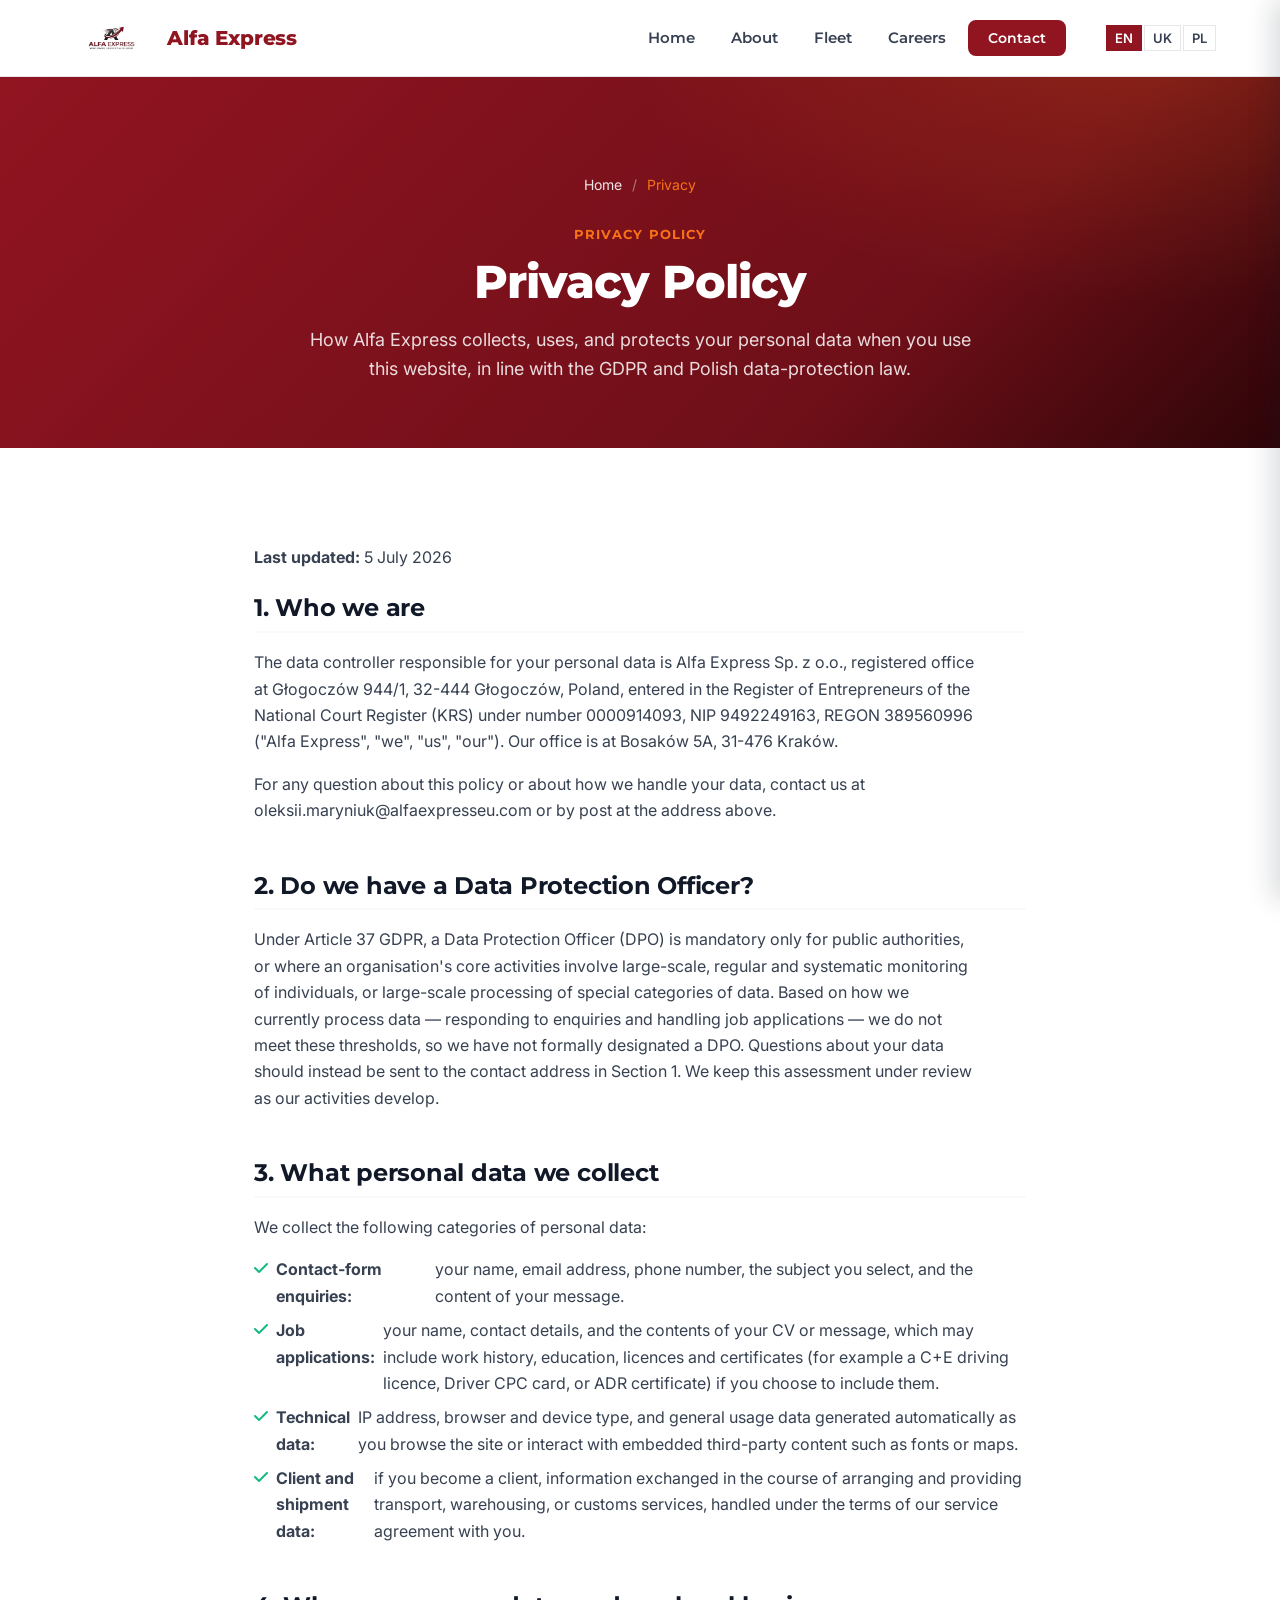
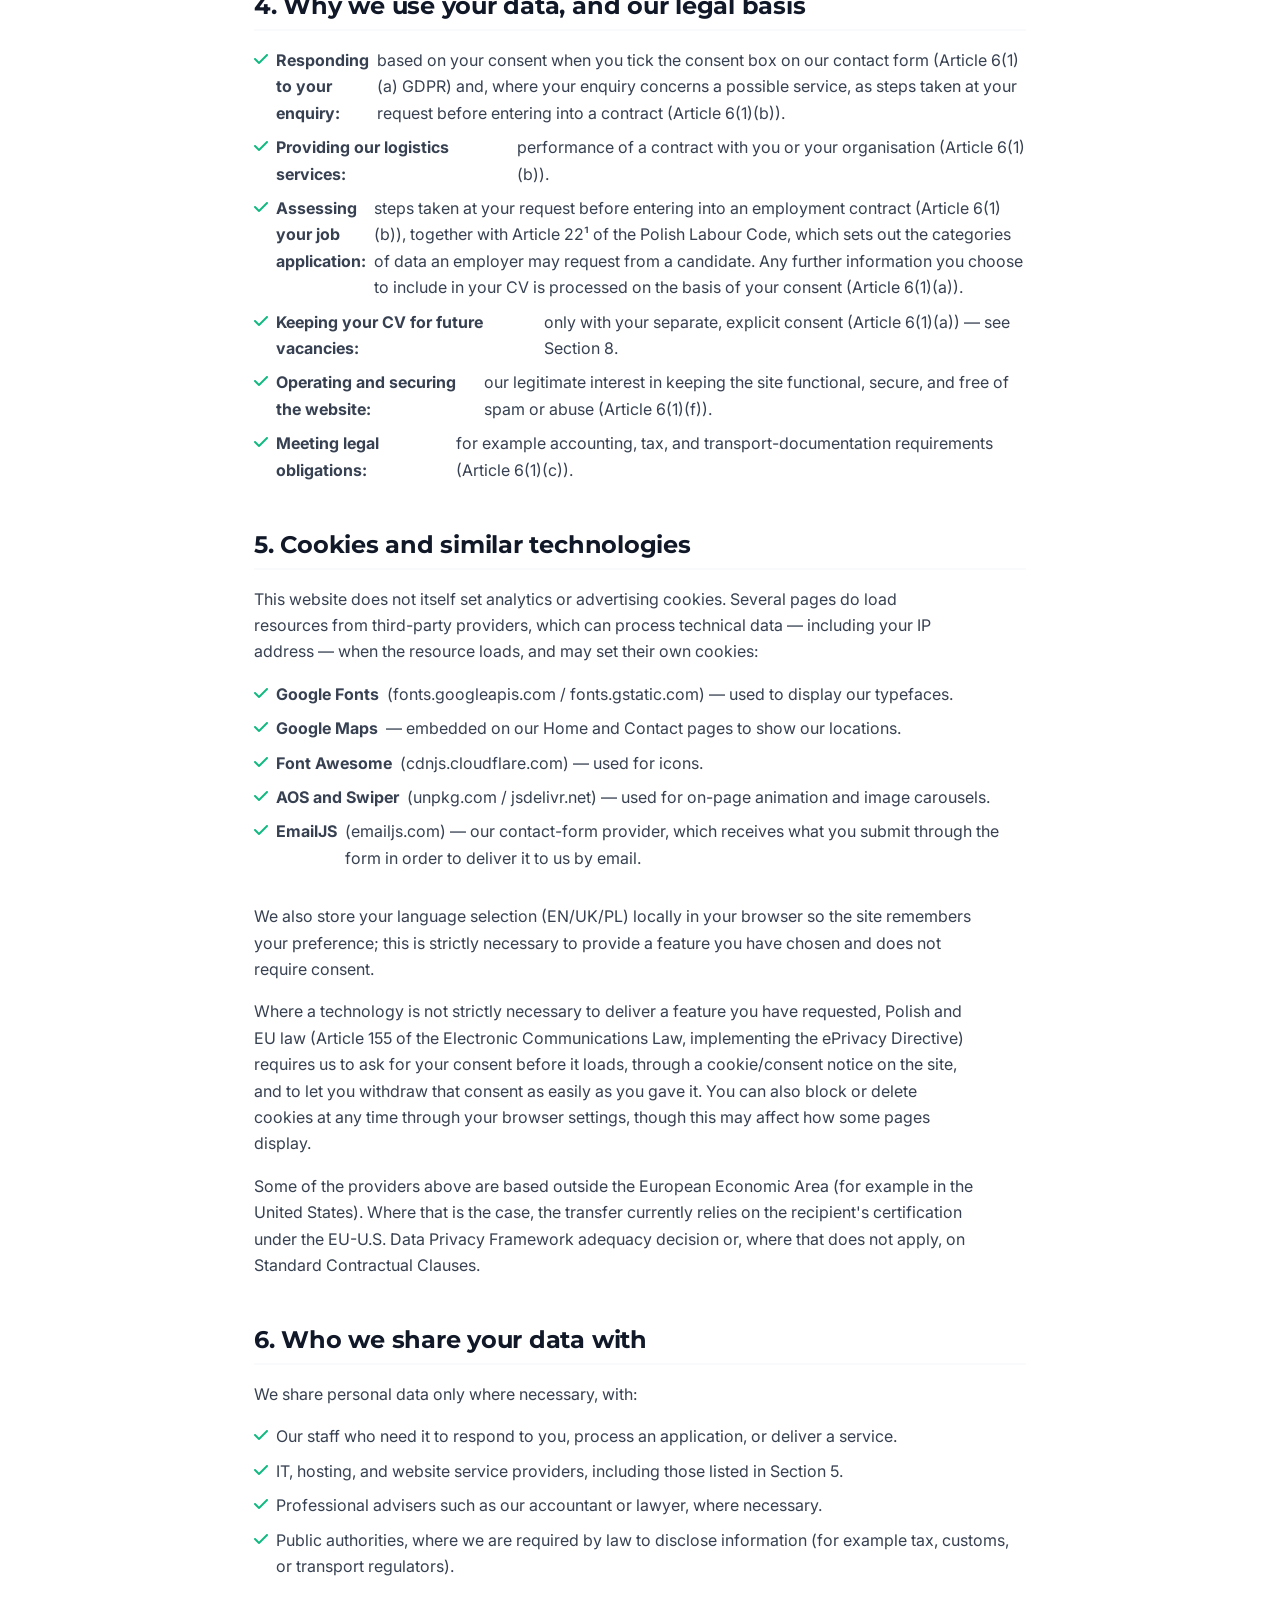
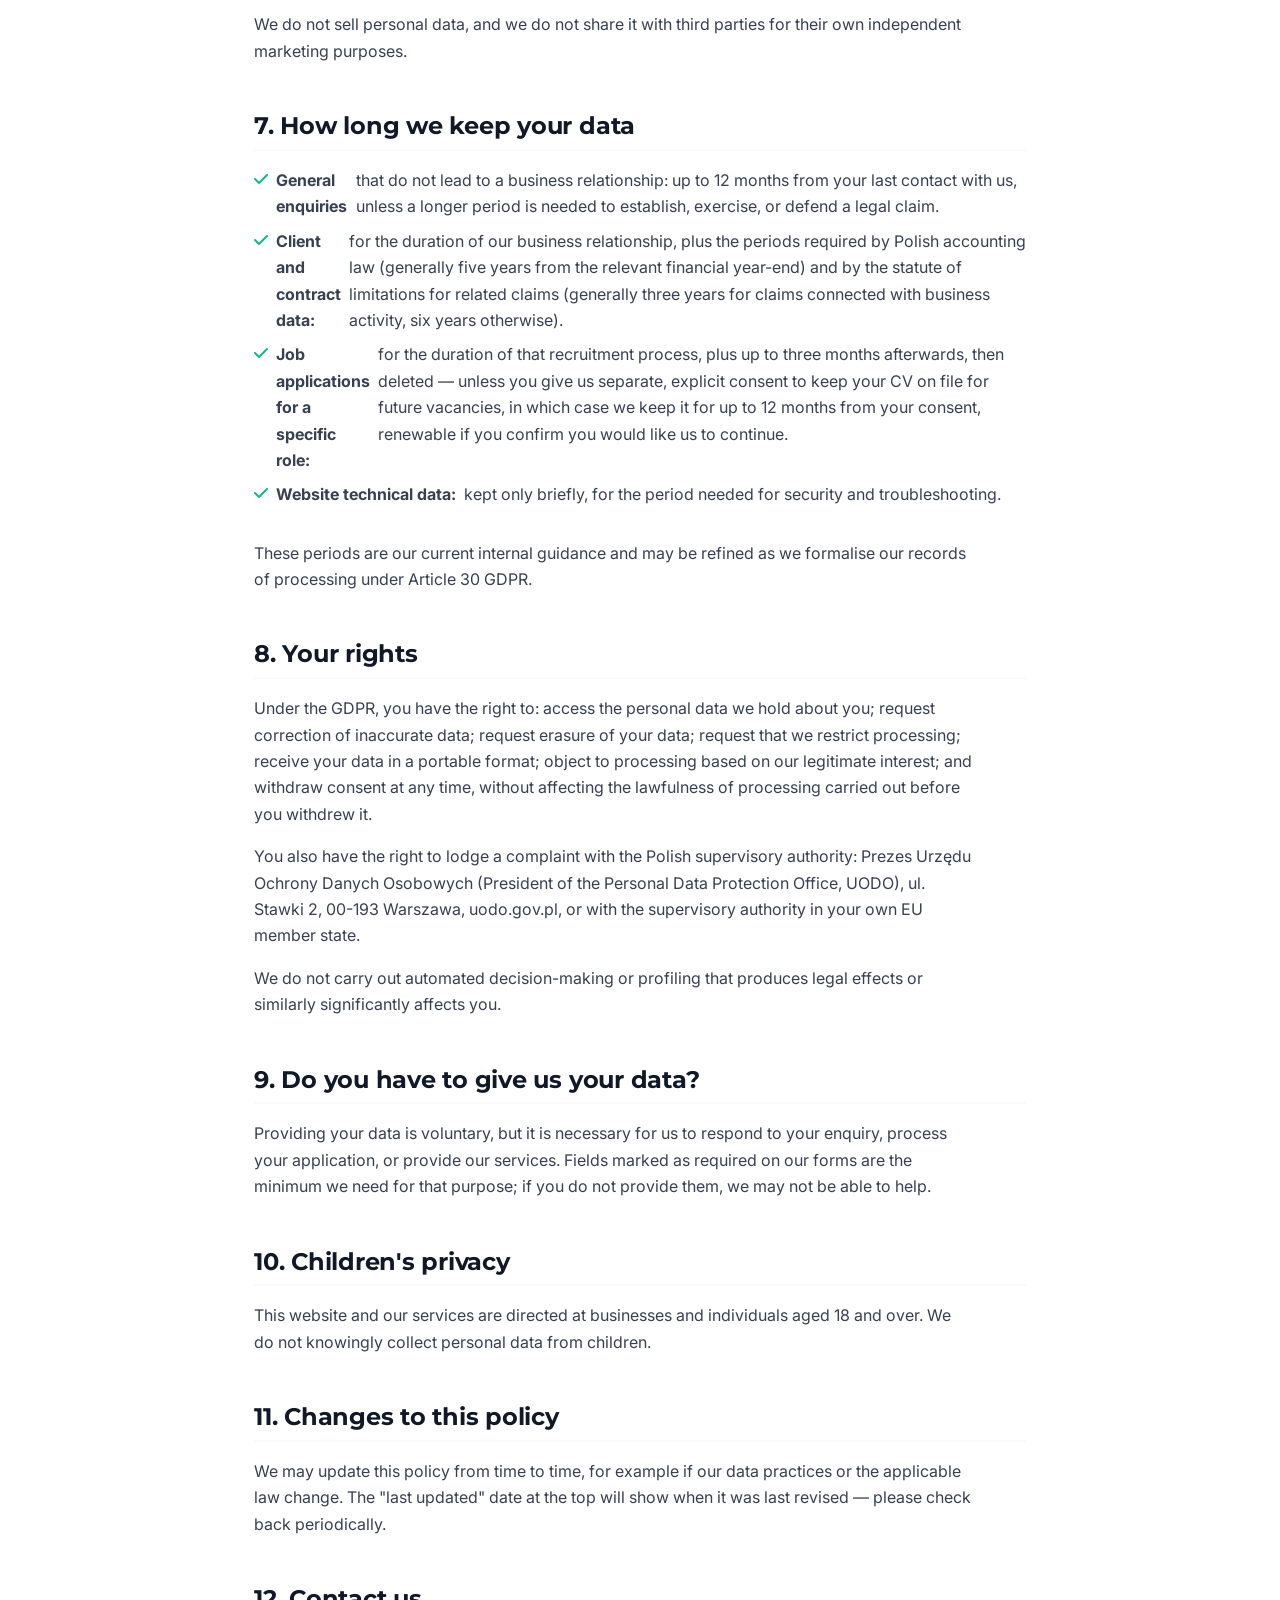
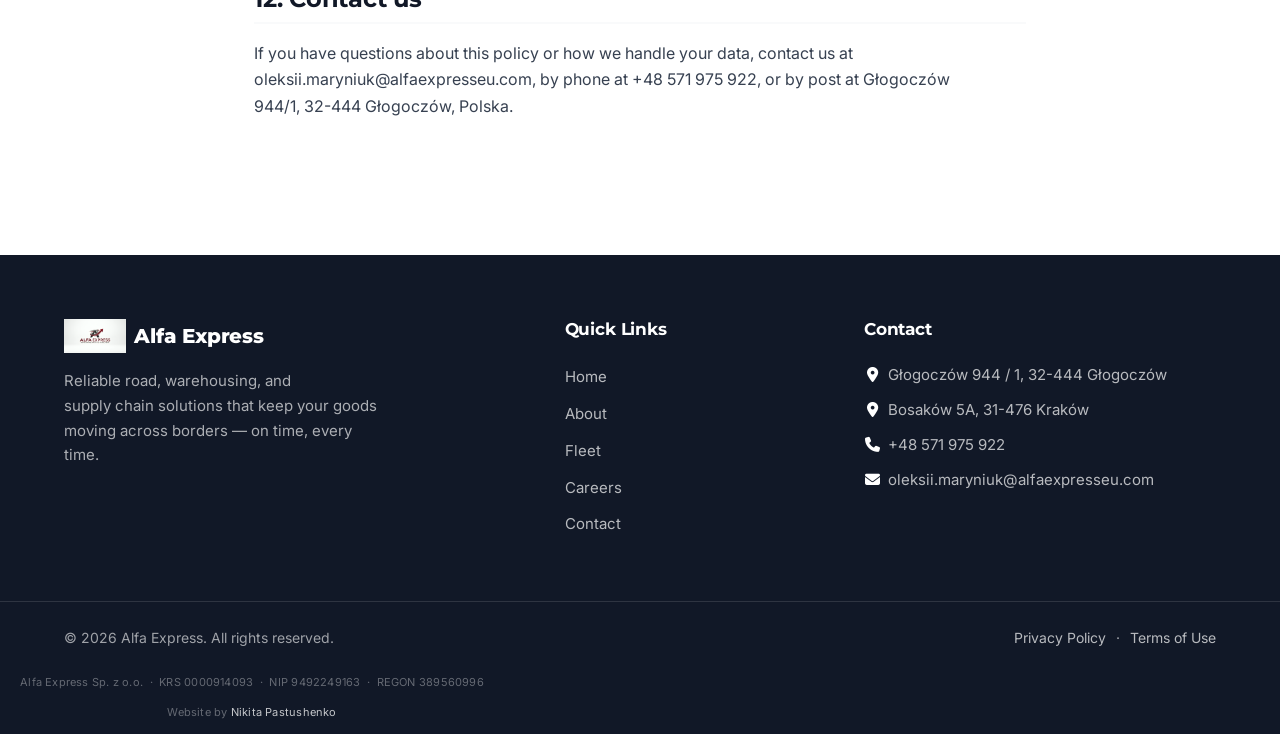
<file: privacy.html>
<!DOCTYPE html>
<html lang="en">
<head>
  <meta charset="UTF-8">
  <meta name="viewport" content="width=device-width, initial-scale=1.0">
  <title>Privacy Policy — Alfa Express</title>
  <meta name="description" content="Alfa Express Privacy Policy: what personal data we collect through our website, why, and your rights under the GDPR and Polish data-protection law.">
  <meta name="theme-color" content="#911421">

  <!-- Open Graph -->
  <meta property="og:type" content="website">
  <meta property="og:site_name" content="Alfa Express">
  <meta property="og:title" content="Privacy Policy — Alfa Express">
  <meta property="og:description" content="Alfa Express Privacy Policy: what personal data we collect through our website, why, and your rights under the GDPR and Polish data-protection law.">
  <meta property="og:image" content="assets/images/white-truck-crossing-bridge-sunset-urban-logistics-motion.jpg">

  <!-- Favicon -->
  <link rel="icon" type="image/svg+xml" href="assets/images/favicon.svg">

  <!-- Preconnect for Google Fonts -->
  <link rel="preconnect" href="https://fonts.googleapis.com">
  <link rel="preconnect" href="https://fonts.gstatic.com" crossorigin>
  <!-- Google Fonts: Montserrat (headings) + Inter (body) -->
  <link href="https://fonts.googleapis.com/css2?family=Inter:wght@400;500;600;700&family=Montserrat:wght@600;700;800&display=swap" rel="stylesheet">

  <!-- Font Awesome (free) -->
  <link rel="stylesheet" href="https://cdnjs.cloudflare.com/ajax/libs/font-awesome/6.5.2/css/all.min.css" referrerpolicy="no-referrer">
  <!-- AOS (Animate On Scroll) -->
  <link rel="stylesheet" href="https://unpkg.com/aos@2.3.4/dist/aos.css">
  <!-- Swiper -->
  <link rel="stylesheet" href="https://cdn.jsdelivr.net/npm/swiper@11/swiper-bundle.min.css">

  <!-- Site styles -->
  <link rel="stylesheet" href="css/variables.css">
  <link rel="stylesheet" href="css/style.css">
  <link rel="stylesheet" href="css/responsive.css">
</head>
<body>
  <a class="skip-link" href="#main">Skip to main content</a>
  <!-- ============ HEADER ============ -->
  <header class="site-header" id="site-header">
    <div class="container header-inner">
      <a href="index.html" class="brand" aria-label="Alfa Express — home">
        <img src="assets/images/logo_nobg.png" alt="" class="brand-logo" width="40" height="40">
        <span class="brand-name">Alfa Express</span>
      </a>

      <nav class="main-nav" aria-label="Main navigation">
        <ul class="nav-list">
          <li><a href="index.html">Home</a></li>
          <li><a href="about.html">About</a></li>
          <li><a href="fleet.html">Fleet</a></li>
          <li><a href="careers.html">Careers</a></li>
          <li><a href="contact.html" class="btn btn-primary btn-sm">Contact</a></li>
        </ul>
        <div class="lang-switcher" role="group" aria-label="Language">
          <button type="button" class="lang-btn" data-lang="en">EN</button>
          <button type="button" class="lang-btn" data-lang="uk">UK</button>
          <button type="button" class="lang-btn" data-lang="pl">PL</button>
        </div>
      </nav>

      <button class="nav-toggle" id="nav-toggle" aria-label="Toggle navigation" aria-expanded="false" aria-controls="mobile-nav">
        <span class="nav-toggle-bar"></span>
        <span class="nav-toggle-bar"></span>
        <span class="nav-toggle-bar"></span>
      </button>
    </div>
  </header>

  <!-- Mobile slide-in drawer + overlay -->
  <div class="nav-overlay" id="nav-overlay" hidden></div>
  <aside class="mobile-nav" id="mobile-nav" aria-label="Mobile navigation" aria-hidden="true">
    <div class="mobile-nav-head">
      <span class="brand-name">Alfa Express</span>
      <button class="mobile-nav-close" id="mobile-nav-close" aria-label="Close navigation">&times;</button>
    </div>
    <ul class="mobile-nav-list">
      <li><a href="index.html">Home</a></li>
        <li><a href="about.html">About</a></li>
        <li><a href="fleet.html">Fleet</a></li>
        <li><a href="careers.html">Careers</a></li>
        <li><a href="contact.html">Contact</a></li>
    </ul>
    <div class="lang-switcher" role="group" aria-label="Language">
      <button type="button" class="lang-btn" data-lang="en">EN</button>
      <button type="button" class="lang-btn" data-lang="uk">UK</button>
      <button type="button" class="lang-btn" data-lang="pl">PL</button>
    </div>
    <div class="mobile-nav-foot">
      <a href="tel:+48571975922"><i class="fa-solid fa-phone" aria-hidden="true"></i> +48 571 975 922</a>
    </div>
  </aside>
  <main id="main">
    <!-- Page hero -->
    <section class="page-hero">
      <div class="container">
        <nav class="breadcrumb" aria-label="Breadcrumb">
          <a href="index.html">Home</a> <span aria-hidden="true">/</span> <span aria-current="page">Privacy</span>
        </nav>
        <p class="eyebrow eyebrow-light" data-aos="fade-up">Privacy Policy</p>
        <h1 data-aos="fade-up" data-aos-delay="50">Privacy Policy</h1>
        <p class="page-hero-lead" data-aos="fade-up" data-aos-delay="100">How Alfa Express collects, uses, and protects your personal data when you use this website, in line with the GDPR and Polish data-protection law.</p>
      </div>
    </section>
    <section class="section legal-section">
      <div class="container narrow legal-content">
        <p class="legal-updated"><strong>Last updated:</strong> 5 July 2026</p>
        

        <section class="legal-block" data-aos="fade-up">
          <h2>1. Who we are</h2>
          <p>The data controller responsible for your personal data is Alfa Express Sp. z o.o., registered office at Głogoczów 944/1, 32-444 Głogoczów, Poland, entered in the Register of Entrepreneurs of the National Court Register (KRS) under number 0000914093, NIP 9492249163, REGON 389560996 ("Alfa Express", "we", "us", "our"). Our office is at Bosaków 5A, 31-476 Kraków.</p>
          <p>For any question about this policy or about how we handle your data, contact us at <a href="mailto:oleksii.maryniuk@alfaexpresseu.com">oleksii.maryniuk@alfaexpresseu.com</a> or by post at the address above.</p>
        </section>

        <section class="legal-block" data-aos="fade-up">
          <h2>2. Do we have a Data Protection Officer?</h2>
          <p>Under Article 37 GDPR, a Data Protection Officer (DPO) is mandatory only for public authorities, or where an organisation's core activities involve large-scale, regular and systematic monitoring of individuals, or large-scale processing of special categories of data. Based on how we currently process data — responding to enquiries and handling job applications — we do not meet these thresholds, so we have not formally designated a DPO. Questions about your data should instead be sent to the contact address in Section 1. We keep this assessment under review as our activities develop.</p>
        </section>

        <section class="legal-block" data-aos="fade-up">
          <h2>3. What personal data we collect</h2>
          <p>We collect the following categories of personal data:</p>
          <ul class="check-list">
            <li><i class="fa-solid fa-check" aria-hidden="true"></i> <strong>Contact-form enquiries:</strong> your name, email address, phone number, the subject you select, and the content of your message.</li>
            <li><i class="fa-solid fa-check" aria-hidden="true"></i> <strong>Job applications:</strong> your name, contact details, and the contents of your CV or message, which may include work history, education, licences and certificates (for example a C+E driving licence, Driver CPC card, or ADR certificate) if you choose to include them.</li>
            <li><i class="fa-solid fa-check" aria-hidden="true"></i> <strong>Technical data:</strong> IP address, browser and device type, and general usage data generated automatically as you browse the site or interact with embedded third-party content such as fonts or maps.</li>
            <li><i class="fa-solid fa-check" aria-hidden="true"></i> <strong>Client and shipment data:</strong> if you become a client, information exchanged in the course of arranging and providing transport, warehousing, or customs services, handled under the terms of our service agreement with you.</li>
          </ul>
        </section>

        <section class="legal-block" data-aos="fade-up">
          <h2>4. Why we use your data, and our legal basis</h2>
          <ul class="check-list">
            <li><i class="fa-solid fa-check" aria-hidden="true"></i> <strong>Responding to your enquiry:</strong> based on your consent when you tick the consent box on our contact form (Article 6(1)(a) GDPR) and, where your enquiry concerns a possible service, as steps taken at your request before entering into a contract (Article 6(1)(b)).</li>
            <li><i class="fa-solid fa-check" aria-hidden="true"></i> <strong>Providing our logistics services:</strong> performance of a contract with you or your organisation (Article 6(1)(b)).</li>
            <li><i class="fa-solid fa-check" aria-hidden="true"></i> <strong>Assessing your job application:</strong> steps taken at your request before entering into an employment contract (Article 6(1)(b)), together with Article 22¹ of the Polish Labour Code, which sets out the categories of data an employer may request from a candidate. Any further information you choose to include in your CV is processed on the basis of your consent (Article 6(1)(a)).</li>
            <li><i class="fa-solid fa-check" aria-hidden="true"></i> <strong>Keeping your CV for future vacancies:</strong> only with your separate, explicit consent (Article 6(1)(a)) — see Section 8.</li>
            <li><i class="fa-solid fa-check" aria-hidden="true"></i> <strong>Operating and securing the website:</strong> our legitimate interest in keeping the site functional, secure, and free of spam or abuse (Article 6(1)(f)).</li>
            <li><i class="fa-solid fa-check" aria-hidden="true"></i> <strong>Meeting legal obligations:</strong> for example accounting, tax, and transport-documentation requirements (Article 6(1)(c)).</li>
          </ul>
        </section>

        <section class="legal-block" data-aos="fade-up">
          <h2>5. Cookies and similar technologies</h2>
          <p>This website does not itself set analytics or advertising cookies. Several pages do load resources from third-party providers, which can process technical data — including your IP address — when the resource loads, and may set their own cookies:</p>
          <ul class="check-list">
            <li><i class="fa-solid fa-check" aria-hidden="true"></i> <strong>Google Fonts</strong> (fonts.googleapis.com / fonts.gstatic.com) — used to display our typefaces.</li>
            <li><i class="fa-solid fa-check" aria-hidden="true"></i> <strong>Google Maps</strong> — embedded on our Home and Contact pages to show our locations.</li>
            <li><i class="fa-solid fa-check" aria-hidden="true"></i> <strong>Font Awesome</strong> (cdnjs.cloudflare.com) — used for icons.</li>
            <li><i class="fa-solid fa-check" aria-hidden="true"></i> <strong>AOS and Swiper</strong> (unpkg.com / jsdelivr.net) — used for on-page animation and image carousels.</li>
            <li><i class="fa-solid fa-check" aria-hidden="true"></i> <strong>EmailJS</strong> (emailjs.com) — our contact-form provider, which receives what you submit through the form in order to deliver it to us by email.</li>
          </ul>
          <p>We also store your language selection (EN/UK/PL) locally in your browser so the site remembers your preference; this is strictly necessary to provide a feature you have chosen and does not require consent.</p>
          <p>Where a technology is not strictly necessary to deliver a feature you have requested, Polish and EU law (Article 155 of the Electronic Communications Law, implementing the ePrivacy Directive) requires us to ask for your consent before it loads, through a cookie/consent notice on the site, and to let you withdraw that consent as easily as you gave it. You can also block or delete cookies at any time through your browser settings, though this may affect how some pages display.</p>
          <p>Some of the providers above are based outside the European Economic Area (for example in the United States). Where that is the case, the transfer currently relies on the recipient's certification under the EU-U.S. Data Privacy Framework adequacy decision or, where that does not apply, on Standard Contractual Clauses.</p>
        </section>

        <section class="legal-block" data-aos="fade-up">
          <h2>6. Who we share your data with</h2>
          <p>We share personal data only where necessary, with:</p>
          <ul class="check-list">
            <li><i class="fa-solid fa-check" aria-hidden="true"></i> Our staff who need it to respond to you, process an application, or deliver a service.</li>
            <li><i class="fa-solid fa-check" aria-hidden="true"></i> IT, hosting, and website service providers, including those listed in Section 5.</li>
            <li><i class="fa-solid fa-check" aria-hidden="true"></i> Professional advisers such as our accountant or lawyer, where necessary.</li>
            <li><i class="fa-solid fa-check" aria-hidden="true"></i> Public authorities, where we are required by law to disclose information (for example tax, customs, or transport regulators).</li>
          </ul>
          <p>We do not sell personal data, and we do not share it with third parties for their own independent marketing purposes.</p>
        </section>

        <section class="legal-block" data-aos="fade-up">
          <h2>7. How long we keep your data</h2>
          <ul class="check-list">
            <li><i class="fa-solid fa-check" aria-hidden="true"></i> <strong>General enquiries</strong> that do not lead to a business relationship: up to 12 months from your last contact with us, unless a longer period is needed to establish, exercise, or defend a legal claim.</li>
            <li><i class="fa-solid fa-check" aria-hidden="true"></i> <strong>Client and contract data:</strong> for the duration of our business relationship, plus the periods required by Polish accounting law (generally five years from the relevant financial year-end) and by the statute of limitations for related claims (generally three years for claims connected with business activity, six years otherwise).</li>
            <li><i class="fa-solid fa-check" aria-hidden="true"></i> <strong>Job applications for a specific role:</strong> for the duration of that recruitment process, plus up to three months afterwards, then deleted — unless you give us separate, explicit consent to keep your CV on file for future vacancies, in which case we keep it for up to 12 months from your consent, renewable if you confirm you would like us to continue.</li>
            <li><i class="fa-solid fa-check" aria-hidden="true"></i> <strong>Website technical data:</strong> kept only briefly, for the period needed for security and troubleshooting.</li>
          </ul>
          <p>These periods are our current internal guidance and may be refined as we formalise our records of processing under Article 30 GDPR.</p>
        </section>

        <section class="legal-block" data-aos="fade-up">
          <h2>8. Your rights</h2>
          <p>Under the GDPR, you have the right to: access the personal data we hold about you; request correction of inaccurate data; request erasure of your data; request that we restrict processing; receive your data in a portable format; object to processing based on our legitimate interest; and withdraw consent at any time, without affecting the lawfulness of processing carried out before you withdrew it.</p>
          <p>You also have the right to lodge a complaint with the Polish supervisory authority: Prezes Urzędu Ochrony Danych Osobowych (President of the Personal Data Protection Office, UODO), ul. Stawki 2, 00-193 Warszawa, <a href="https://uodo.gov.pl" target="_blank" rel="noopener">uodo.gov.pl</a>, or with the supervisory authority in your own EU member state.</p>
          <p>We do not carry out automated decision-making or profiling that produces legal effects or similarly significantly affects you.</p>
        </section>

        <section class="legal-block" data-aos="fade-up">
          <h2>9. Do you have to give us your data?</h2>
          <p>Providing your data is voluntary, but it is necessary for us to respond to your enquiry, process your application, or provide our services. Fields marked as required on our forms are the minimum we need for that purpose; if you do not provide them, we may not be able to help.</p>
        </section>

        <section class="legal-block" data-aos="fade-up">
          <h2>10. Children's privacy</h2>
          <p>This website and our services are directed at businesses and individuals aged 18 and over. We do not knowingly collect personal data from children.</p>
        </section>

        <section class="legal-block" data-aos="fade-up">
          <h2>11. Changes to this policy</h2>
          <p>We may update this policy from time to time, for example if our data practices or the applicable law change. The "last updated" date at the top will show when it was last revised — please check back periodically.</p>
        </section>

        <section class="legal-block" data-aos="fade-up">
          <h2>12. Contact us</h2>
          <p>If you have questions about this policy or how we handle your data, contact us at <a href="mailto:oleksii.maryniuk@alfaexpresseu.com">oleksii.maryniuk@alfaexpresseu.com</a>, by phone at <a href="tel:+48571975922">+48 571 975 922</a>, or by post at Głogoczów 944/1, 32-444 Głogoczów, Polska.</p>
        </section>
      </div>
    </section>
  </main>

  <!-- ============ FOOTER ============ -->
  <footer class="site-footer">
    <div class="container footer-grid">
      <div class="footer-col footer-about">
        <div class="footer-brand">
          <img src="assets/images/logo.png" alt="" class="footer-logo" width="36" height="36">
          <span class="brand-name">Alfa Express</span>
        </div>
        <p class="footer-blurb">Reliable road, warehousing, and supply&nbsp;chain solutions that keep your goods moving across borders — on time, every time.</p>
      </div>

      <nav class="footer-col" aria-label="Quick links">
        <h2 class="footer-heading">Quick Links</h2>
        <ul>
          <li><a href="index.html">Home</a></li>
          <li><a href="about.html">About</a></li>
          <li><a href="fleet.html">Fleet</a></li>
          <li><a href="careers.html">Careers</a></li>
          <li><a href="contact.html">Contact</a></li>
        </ul>
      </nav>

      <div class="footer-col">
        <h2 class="footer-heading">Contact</h2>
        <ul class="footer-contact">
          <li><i class="fa-solid fa-location-dot" aria-hidden="true"></i> <span>Głogoczów 944 / 1, 32-444 Głogoczów</span></li>
          <li><i class="fa-solid fa-location-dot" aria-hidden="true"></i> <span>Bosaków 5A, 31-476 Kraków</span></li>
          <li><i class="fa-solid fa-phone" aria-hidden="true"></i> <a href="tel:+48571975922">+48 571 975 922</a></li>
          <li><i class="fa-solid fa-envelope" aria-hidden="true"></i> <a href="mailto:oleksii.maryniuk@alfaexpresseu.com">oleksii.maryniuk@alfaexpresseu.com</a></li>
        </ul>
      </div>
    </div>

    <div class="footer-bottom">
      <div class="container footer-bottom-inner">
        <p>&copy; <span id="current-year">2026</span> Alfa Express. All rights reserved.</p>
        <p class="footer-legal"><a href="privacy.html">Privacy Policy</a> <span aria-hidden="true">·</span> <a href="terms.html">Terms of Use</a></p>
      </div>
      <p class="footer-registration">Alfa Express Sp. z o.o. &nbsp;&middot;&nbsp; KRS&nbsp;0000914093 &nbsp;&middot;&nbsp; NIP&nbsp;9492249163 &nbsp;&middot;&nbsp; REGON&nbsp;389560996</p>
      <p class="footer-registration footer-author">Website by <a href="https://github.com/naaenth" target="_blank" rel="noopener">Nikita Pastushenko</a></p>
    </div>
  </footer>

  <!-- ============ SCRIPTS ============ -->
  <!-- Libraries (CDN) -->
  <script src="https://unpkg.com/aos@2.3.4/dist/aos.js"></script>
  <script src="https://cdn.jsdelivr.net/npm/swiper@11/swiper-bundle.min.js"></script>
  <!-- Site scripts -->
  <script src="js/legal-lang.js" defer></script>
  <script src="js/i18n-data.js" defer></script>
  <script src="js/i18n.js" defer></script>
  <script src="js/navigation.js" defer></script>
  <script src="js/main.js" defer></script>
</body>
</html>
</file>
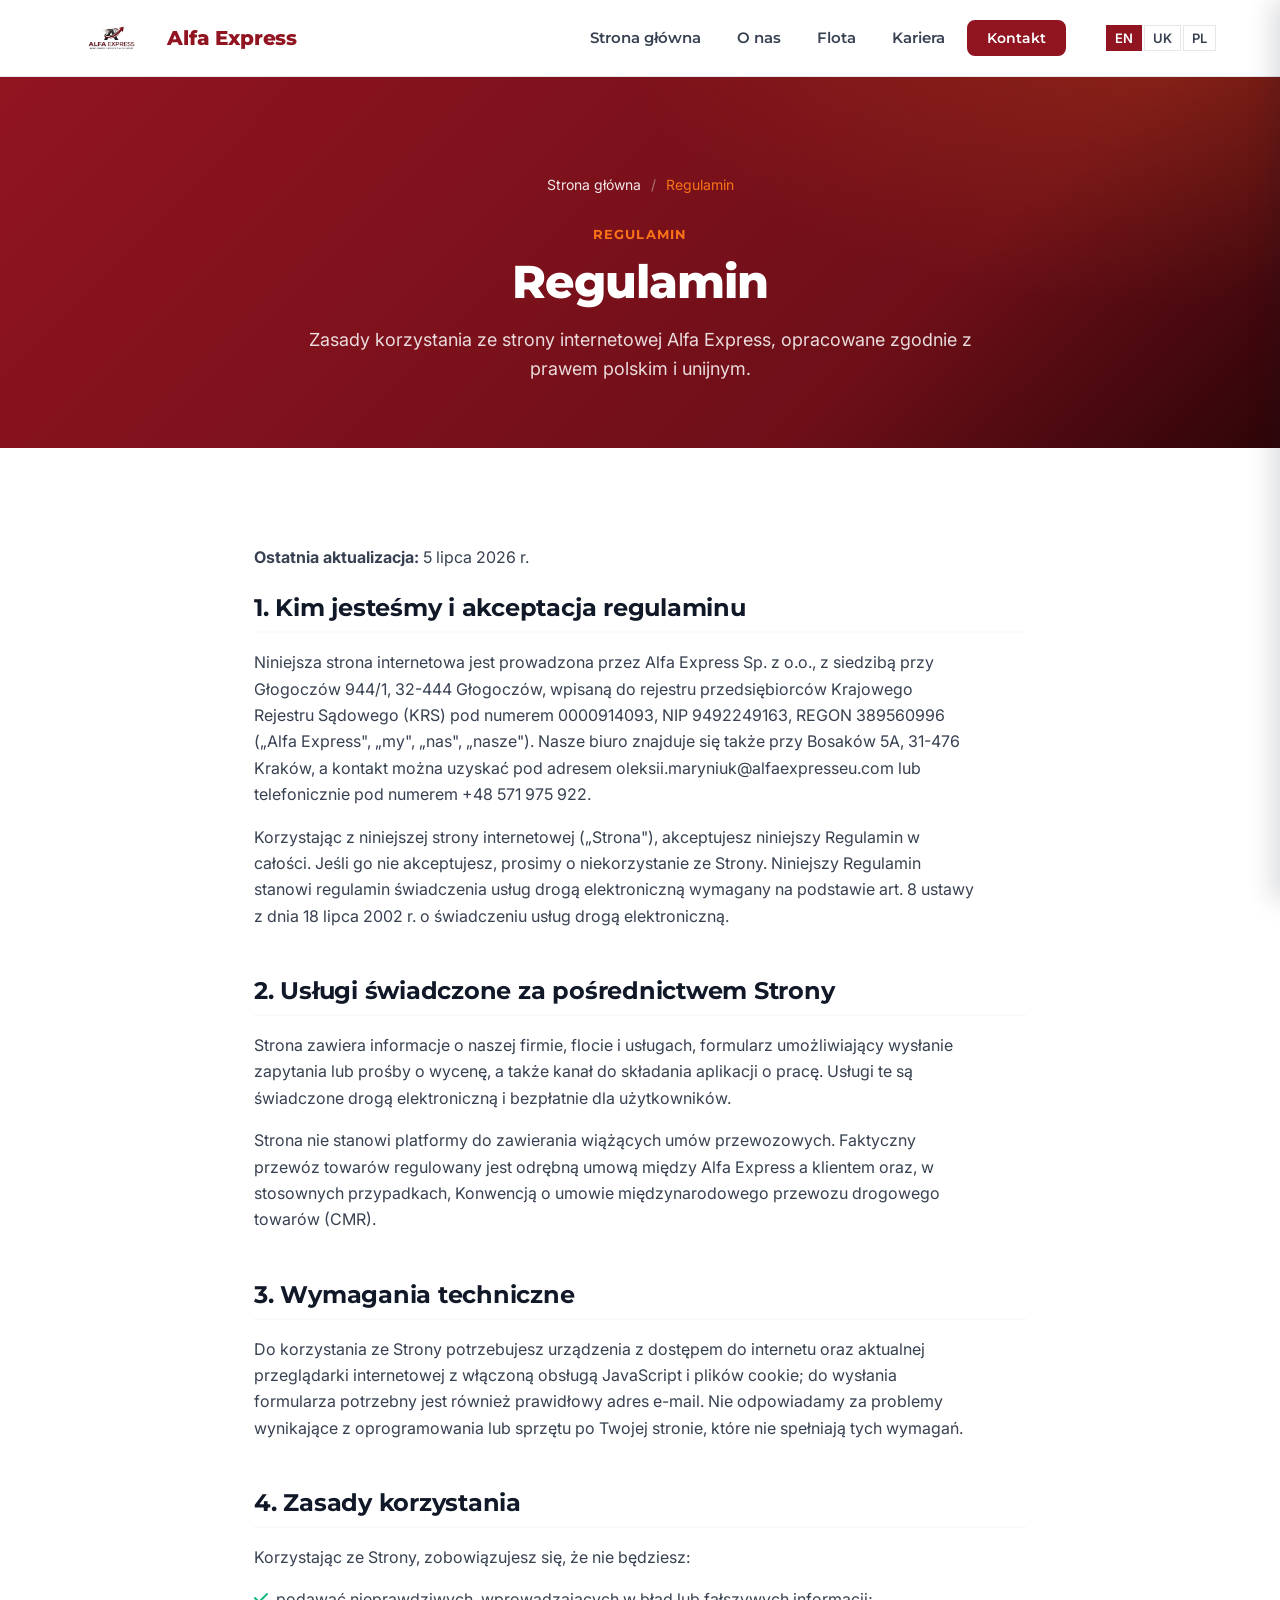
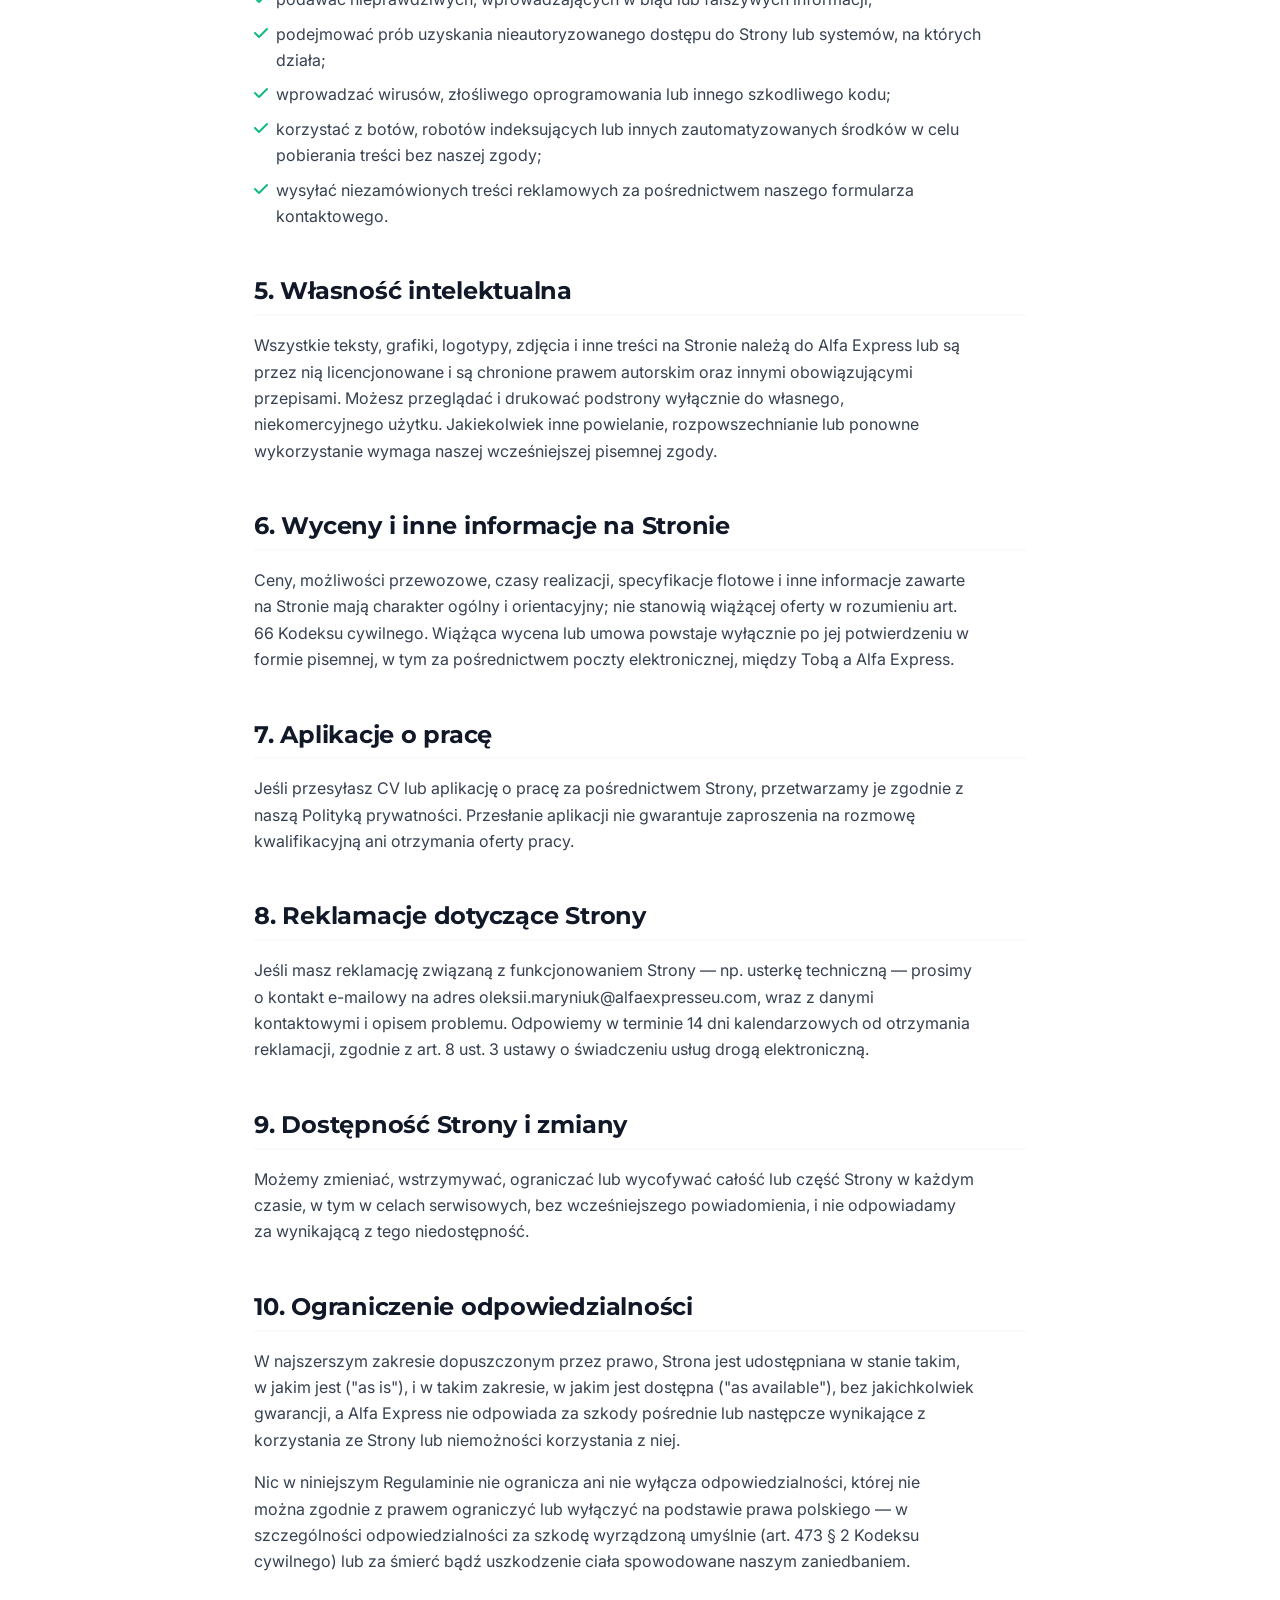
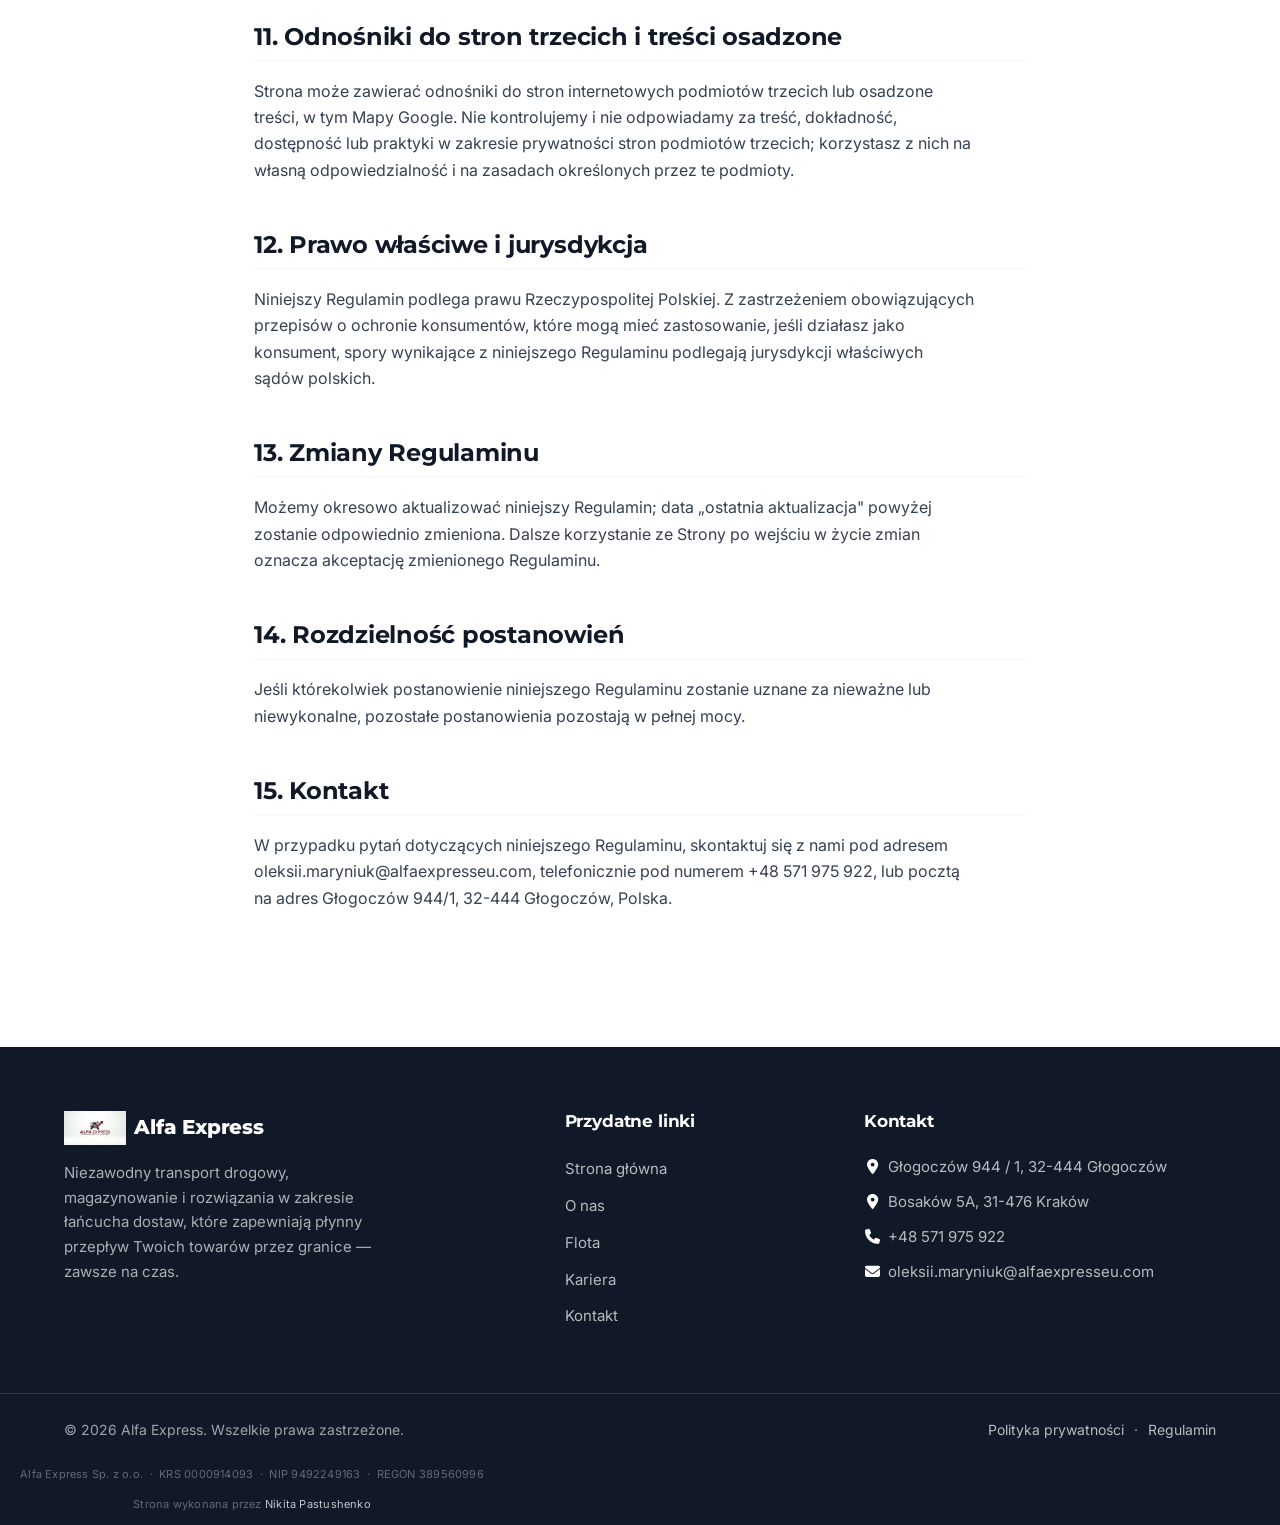
<file: terms-pl.html>
<!DOCTYPE html>
<html lang="pl">
<head>
  <meta charset="UTF-8">
  <meta name="viewport" content="width=device-width, initial-scale=1.0">
  <title>Regulamin — Alfa Express</title>
  <meta name="description" content="Regulamin Alfa Express: zasady korzystania z naszej strony internetowej, zgodnie z prawem polskim i unijnym.">
  <meta name="theme-color" content="#911421">

  <!-- Open Graph -->
  <meta property="og:type" content="website">
  <meta property="og:site_name" content="Alfa Express">
  <meta property="og:title" content="Regulamin — Alfa Express">
  <meta property="og:description" content="Regulamin Alfa Express: zasady korzystania z naszej strony internetowej, zgodnie z prawem polskim i unijnym.">
  <meta property="og:image" content="assets/images/white-truck-crossing-bridge-sunset-urban-logistics-motion.jpg">

  <!-- Favicon -->
  <link rel="icon" type="image/svg+xml" href="assets/images/favicon.svg">

  <!-- Preconnect for Google Fonts -->
  <link rel="preconnect" href="https://fonts.googleapis.com">
  <link rel="preconnect" href="https://fonts.gstatic.com" crossorigin>
  <!-- Google Fonts: Montserrat (headings) + Inter (body) -->
  <link href="https://fonts.googleapis.com/css2?family=Inter:wght@400;500;600;700&family=Montserrat:wght@600;700;800&display=swap" rel="stylesheet">

  <!-- Font Awesome (free) -->
  <link rel="stylesheet" href="https://cdnjs.cloudflare.com/ajax/libs/font-awesome/6.5.2/css/all.min.css" referrerpolicy="no-referrer">
  <!-- AOS (Animate On Scroll) -->
  <link rel="stylesheet" href="https://unpkg.com/aos@2.3.4/dist/aos.css">
  <!-- Swiper -->
  <link rel="stylesheet" href="https://cdn.jsdelivr.net/npm/swiper@11/swiper-bundle.min.css">

  <!-- Site styles -->
  <link rel="stylesheet" href="css/variables.css">
  <link rel="stylesheet" href="css/style.css">
  <link rel="stylesheet" href="css/responsive.css">
</head>
<body>
  <a class="skip-link" href="#main">Przejdź do treści głównej</a>
  <!-- ============ HEADER ============ -->
  <header class="site-header" id="site-header">
    <div class="container header-inner">
      <a href="index.html" class="brand" aria-label="Alfa Express — strona główna">
        <img src="assets/images/logo_nobg.png" alt="" class="brand-logo" width="40" height="40">
        <span class="brand-name">Alfa Express</span>
      </a>

      <nav class="main-nav" aria-label="Nawigacja główna">
        <ul class="nav-list">
          <li><a href="index.html">Strona główna</a></li>
          <li><a href="about.html">O nas</a></li>
          <li><a href="fleet.html">Flota</a></li>
          <li><a href="careers.html">Kariera</a></li>
          <li><a href="contact.html" class="btn btn-primary btn-sm">Kontakt</a></li>
        </ul>
        <div class="lang-switcher" role="group" aria-label="Język">
          <button type="button" class="lang-btn" data-lang="en">EN</button>
          <button type="button" class="lang-btn" data-lang="uk">UK</button>
          <button type="button" class="lang-btn" data-lang="pl">PL</button>
        </div>
      </nav>

      <button class="nav-toggle" id="nav-toggle" aria-label="Przełącz nawigację" aria-expanded="false" aria-controls="mobile-nav">
        <span class="nav-toggle-bar"></span>
        <span class="nav-toggle-bar"></span>
        <span class="nav-toggle-bar"></span>
      </button>
    </div>
  </header>

  <!-- Mobile slide-in drawer + overlay -->
  <div class="nav-overlay" id="nav-overlay" hidden></div>
  <aside class="mobile-nav" id="mobile-nav" aria-label="Nawigacja mobilna" aria-hidden="true">
    <div class="mobile-nav-head">
      <span class="brand-name">Alfa Express</span>
      <button class="mobile-nav-close" id="mobile-nav-close" aria-label="Zamknij nawigację">&times;</button>
    </div>
    <ul class="mobile-nav-list">
      <li><a href="index.html">Strona główna</a></li>
        <li><a href="about.html">O nas</a></li>
        <li><a href="fleet.html">Flota</a></li>
        <li><a href="careers.html">Kariera</a></li>
        <li><a href="contact.html">Kontakt</a></li>
    </ul>
    <div class="lang-switcher" role="group" aria-label="Język">
      <button type="button" class="lang-btn" data-lang="en">EN</button>
      <button type="button" class="lang-btn" data-lang="uk">UK</button>
      <button type="button" class="lang-btn" data-lang="pl">PL</button>
    </div>
    <div class="mobile-nav-foot">
      <a href="tel:+48571975922"><i class="fa-solid fa-phone" aria-hidden="true"></i> +48 571 975 922</a>
    </div>
  </aside>
  <main id="main">
    <!-- Page hero -->
    <section class="page-hero">
      <div class="container">
        <nav class="breadcrumb" aria-label="Ścieżka nawigacji">
          <a href="index.html">Strona główna</a> <span aria-hidden="true">/</span> <span aria-current="page">Regulamin</span>
        </nav>
        <p class="eyebrow eyebrow-light" data-aos="fade-up">Regulamin</p>
        <h1 data-aos="fade-up" data-aos-delay="50">Regulamin</h1>
        <p class="page-hero-lead" data-aos="fade-up" data-aos-delay="100">Zasady korzystania ze strony internetowej Alfa Express, opracowane zgodnie z prawem polskim i unijnym.</p>
      </div>
    </section>
    <section class="section legal-section">
      <div class="container narrow legal-content">
        <p class="legal-updated"><strong>Ostatnia aktualizacja:</strong> 5 lipca 2026 r. </p>

        <section class="legal-block" data-aos="fade-up">
          <h2>1. Kim jesteśmy i akceptacja regulaminu</h2>
          <p>Niniejsza strona internetowa jest prowadzona przez Alfa Express Sp. z o.o., z siedzibą przy Głogoczów 944/1, 32-444 Głogoczów, wpisaną do rejestru przedsiębiorców Krajowego Rejestru Sądowego (KRS) pod numerem 0000914093, NIP 9492249163, REGON 389560996 („Alfa Express", „my", „nas", „nasze"). Nasze biuro znajduje się także przy Bosaków 5A, 31-476 Kraków, a kontakt można uzyskać pod adresem <a href="mailto:oleksii.maryniuk@alfaexpresseu.com">oleksii.maryniuk@alfaexpresseu.com</a> lub telefonicznie pod numerem <a href="tel:+48571975922">+48 571 975 922</a>.</p>
          <p>Korzystając z niniejszej strony internetowej („Strona"), akceptujesz niniejszy Regulamin w całości. Jeśli go nie akceptujesz, prosimy o niekorzystanie ze Strony. Niniejszy Regulamin stanowi regulamin świadczenia usług drogą elektroniczną wymagany na podstawie art. 8 ustawy z dnia 18 lipca 2002 r. o świadczeniu usług drogą elektroniczną.</p>
        </section>

        <section class="legal-block" data-aos="fade-up">
          <h2>2. Usługi świadczone za pośrednictwem Strony</h2>
          <p>Strona zawiera informacje o naszej firmie, flocie i usługach, formularz umożliwiający wysłanie zapytania lub prośby o wycenę, a także kanał do składania aplikacji o pracę. Usługi te są świadczone drogą elektroniczną i bezpłatnie dla użytkowników.</p>
          <p>Strona nie stanowi platformy do zawierania wiążących umów przewozowych. Faktyczny przewóz towarów regulowany jest odrębną umową między Alfa Express a klientem oraz, w stosownych przypadkach, Konwencją o umowie międzynarodowego przewozu drogowego towarów (CMR).</p>
        </section>

        <section class="legal-block" data-aos="fade-up">
          <h2>3. Wymagania techniczne</h2>
          <p>Do korzystania ze Strony potrzebujesz urządzenia z dostępem do internetu oraz aktualnej przeglądarki internetowej z włączoną obsługą JavaScript i plików cookie; do wysłania formularza potrzebny jest również prawidłowy adres e-mail. Nie odpowiadamy za problemy wynikające z oprogramowania lub sprzętu po Twojej stronie, które nie spełniają tych wymagań.</p>
        </section>

        <section class="legal-block" data-aos="fade-up">
          <h2>4. Zasady korzystania</h2>
          <p>Korzystając ze Strony, zobowiązujesz się, że nie będziesz:</p>
          <ul class="check-list">
            <li><i class="fa-solid fa-check" aria-hidden="true"></i> podawać nieprawdziwych, wprowadzających w błąd lub fałszywych informacji;</li>
            <li><i class="fa-solid fa-check" aria-hidden="true"></i> podejmować prób uzyskania nieautoryzowanego dostępu do Strony lub systemów, na których działa;</li>
            <li><i class="fa-solid fa-check" aria-hidden="true"></i> wprowadzać wirusów, złośliwego oprogramowania lub innego szkodliwego kodu;</li>
            <li><i class="fa-solid fa-check" aria-hidden="true"></i> korzystać z botów, robotów indeksujących lub innych zautomatyzowanych środków w celu pobierania treści bez naszej zgody;</li>
            <li><i class="fa-solid fa-check" aria-hidden="true"></i> wysyłać niezamówionych treści reklamowych za pośrednictwem naszego formularza kontaktowego.</li>
          </ul>
        </section>

        <section class="legal-block" data-aos="fade-up">
          <h2>5. Własność intelektualna</h2>
          <p>Wszystkie teksty, grafiki, logotypy, zdjęcia i inne treści na Stronie należą do Alfa Express lub są przez nią licencjonowane i są chronione prawem autorskim oraz innymi obowiązującymi przepisami. Możesz przeglądać i drukować podstrony wyłącznie do własnego, niekomercyjnego użytku. Jakiekolwiek inne powielanie, rozpowszechnianie lub ponowne wykorzystanie wymaga naszej wcześniejszej pisemnej zgody.</p>
        </section>

        <section class="legal-block" data-aos="fade-up">
          <h2>6. Wyceny i inne informacje na Stronie</h2>
          <p>Ceny, możliwości przewozowe, czasy realizacji, specyfikacje flotowe i inne informacje zawarte na Stronie mają charakter ogólny i orientacyjny; nie stanowią wiążącej oferty w rozumieniu art. 66 Kodeksu cywilnego. Wiążąca wycena lub umowa powstaje wyłącznie po jej potwierdzeniu w formie pisemnej, w tym za pośrednictwem poczty elektronicznej, między Tobą a Alfa Express.</p>
        </section>

        <section class="legal-block" data-aos="fade-up">
          <h2>7. Aplikacje o pracę</h2>
          <p>Jeśli przesyłasz CV lub aplikację o pracę za pośrednictwem Strony, przetwarzamy je zgodnie z naszą <a href="privacy-pl.html">Polityką prywatności</a>. Przesłanie aplikacji nie gwarantuje zaproszenia na rozmowę kwalifikacyjną ani otrzymania oferty pracy.</p>
        </section>

        <section class="legal-block" data-aos="fade-up">
          <h2>8. Reklamacje dotyczące Strony</h2>
          <p>Jeśli masz reklamację związaną z funkcjonowaniem Strony — np. usterkę techniczną — prosimy o kontakt e-mailowy na adres <a href="mailto:oleksii.maryniuk@alfaexpresseu.com">oleksii.maryniuk@alfaexpresseu.com</a>, wraz z danymi kontaktowymi i opisem problemu. Odpowiemy w terminie 14 dni kalendarzowych od otrzymania reklamacji, zgodnie z art. 8 ust. 3 ustawy o świadczeniu usług drogą elektroniczną.</p>
        </section>

        <section class="legal-block" data-aos="fade-up">
          <h2>9. Dostępność Strony i zmiany</h2>
          <p>Możemy zmieniać, wstrzymywać, ograniczać lub wycofywać całość lub część Strony w każdym czasie, w tym w celach serwisowych, bez wcześniejszego powiadomienia, i nie odpowiadamy za wynikającą z tego niedostępność.</p>
        </section>

        <section class="legal-block" data-aos="fade-up">
          <h2>10. Ograniczenie odpowiedzialności</h2>
          <p>W najszerszym zakresie dopuszczonym przez prawo, Strona jest udostępniana w stanie takim, w jakim jest ("as is"), i w takim zakresie, w jakim jest dostępna ("as available"), bez jakichkolwiek gwarancji, a Alfa Express nie odpowiada za szkody pośrednie lub następcze wynikające z korzystania ze Strony lub niemożności korzystania z niej.</p>
          <p>Nic w niniejszym Regulaminie nie ogranicza ani nie wyłącza odpowiedzialności, której nie można zgodnie z prawem ograniczyć lub wyłączyć na podstawie prawa polskiego — w szczególności odpowiedzialności za szkodę wyrządzoną umyślnie (art. 473 § 2 Kodeksu cywilnego) lub za śmierć bądź uszkodzenie ciała spowodowane naszym zaniedbaniem.</p>
        </section>

        <section class="legal-block" data-aos="fade-up">
          <h2>11. Odnośniki do stron trzecich i treści osadzone</h2>
          <p>Strona może zawierać odnośniki do stron internetowych podmiotów trzecich lub osadzone treści, w tym Mapy Google. Nie kontrolujemy i nie odpowiadamy za treść, dokładność, dostępność lub praktyki w zakresie prywatności stron podmiotów trzecich; korzystasz z nich na własną odpowiedzialność i na zasadach określonych przez te podmioty.</p>
        </section>

        <section class="legal-block" data-aos="fade-up">
          <h2>12. Prawo właściwe i jurysdykcja</h2>
          <p>Niniejszy Regulamin podlega prawu Rzeczypospolitej Polskiej. Z zastrzeżeniem obowiązujących przepisów o ochronie konsumentów, które mogą mieć zastosowanie, jeśli działasz jako konsument, spory wynikające z niniejszego Regulaminu podlegają jurysdykcji właściwych sądów polskich.</p>
        </section>

        <section class="legal-block" data-aos="fade-up">
          <h2>13. Zmiany Regulaminu</h2>
          <p>Możemy okresowo aktualizować niniejszy Regulamin; data „ostatnia aktualizacja" powyżej zostanie odpowiednio zmieniona. Dalsze korzystanie ze Strony po wejściu w życie zmian oznacza akceptację zmienionego Regulaminu.</p>
        </section>

        <section class="legal-block" data-aos="fade-up">
          <h2>14. Rozdzielność postanowień</h2>
          <p>Jeśli którekolwiek postanowienie niniejszego Regulaminu zostanie uznane za nieważne lub niewykonalne, pozostałe postanowienia pozostają w pełnej mocy.</p>
        </section>

        <section class="legal-block" data-aos="fade-up">
          <h2>15. Kontakt</h2>
          <p>W przypadku pytań dotyczących niniejszego Regulaminu, skontaktuj się z nami pod adresem <a href="mailto:oleksii.maryniuk@alfaexpresseu.com">oleksii.maryniuk@alfaexpresseu.com</a>, telefonicznie pod numerem <a href="tel:+48571975922">+48 571 975 922</a>, lub pocztą na adres Głogoczów 944/1, 32-444 Głogoczów, Polska.</p>
        </section>
      </div>
    </section>
  </main>

  <!-- ============ FOOTER ============ -->
  <footer class="site-footer">
    <div class="container footer-grid">
      <div class="footer-col footer-about">
        <div class="footer-brand">
          <img src="assets/images/logo.png" alt="" class="footer-logo" width="36" height="36">
          <span class="brand-name">Alfa Express</span>
        </div>
        <p class="footer-blurb">Niezawodny transport drogowy, magazynowanie i rozwiązania w zakresie łańcucha dostaw, które zapewniają płynny przepływ Twoich towarów przez granice — zawsze na czas.</p>
      </div>

      <nav class="footer-col" aria-label="Przydatne linki">
        <h2 class="footer-heading">Przydatne linki</h2>
        <ul>
          <li><a href="index.html">Strona główna</a></li>
          <li><a href="about.html">O nas</a></li>
          <li><a href="fleet.html">Flota</a></li>
          <li><a href="careers.html">Kariera</a></li>
          <li><a href="contact.html">Kontakt</a></li>
        </ul>
      </nav>

      <div class="footer-col">
        <h2 class="footer-heading">Kontakt</h2>
        <ul class="footer-contact">
          <li><i class="fa-solid fa-location-dot" aria-hidden="true"></i> <span>Głogoczów 944 / 1, 32-444 Głogoczów</span></li>
          <li><i class="fa-solid fa-location-dot" aria-hidden="true"></i> <span>Bosaków 5A, 31-476 Kraków</span></li>
          <li><i class="fa-solid fa-phone" aria-hidden="true"></i> <a href="tel:+48571975922">+48 571 975 922</a></li>
          <li><i class="fa-solid fa-envelope" aria-hidden="true"></i> <a href="mailto:oleksii.maryniuk@alfaexpresseu.com">oleksii.maryniuk@alfaexpresseu.com</a></li>
        </ul>
      </div>
    </div>

    <div class="footer-bottom">
      <div class="container footer-bottom-inner">
        <p>&copy; <span id="current-year">2026</span> Alfa Express. Wszelkie prawa zastrzeżone.</p>
        <p class="footer-legal"><a href="privacy-pl.html">Polityka prywatności</a> <span aria-hidden="true">·</span> <a href="terms-pl.html">Regulamin</a></p>
      </div>
      <p class="footer-registration">Alfa Express Sp. z o.o. &nbsp;&middot;&nbsp; KRS&nbsp;0000914093 &nbsp;&middot;&nbsp; NIP&nbsp;9492249163 &nbsp;&middot;&nbsp; REGON&nbsp;389560996</p>
      <p class="footer-registration footer-author">Strona wykonana przez <a href="https://github.com/naaenth" target="_blank" rel="noopener">Nikita Pastushenko</a></p>
    </div>
  </footer>

  <!-- ============ SCRIPTS ============ -->
  <!-- Libraries (CDN) -->
  <script src="https://unpkg.com/aos@2.3.4/dist/aos.js"></script>
  <script src="https://cdn.jsdelivr.net/npm/swiper@11/swiper-bundle.min.js"></script>
  <!-- Site scripts -->
  <script src="js/legal-lang.js" defer></script>
  <script src="js/i18n-data.js" defer></script>
  <script src="js/i18n.js" defer></script>
  <script src="js/navigation.js" defer></script>
  <script src="js/main.js" defer></script>
</body>
</html>
</file>
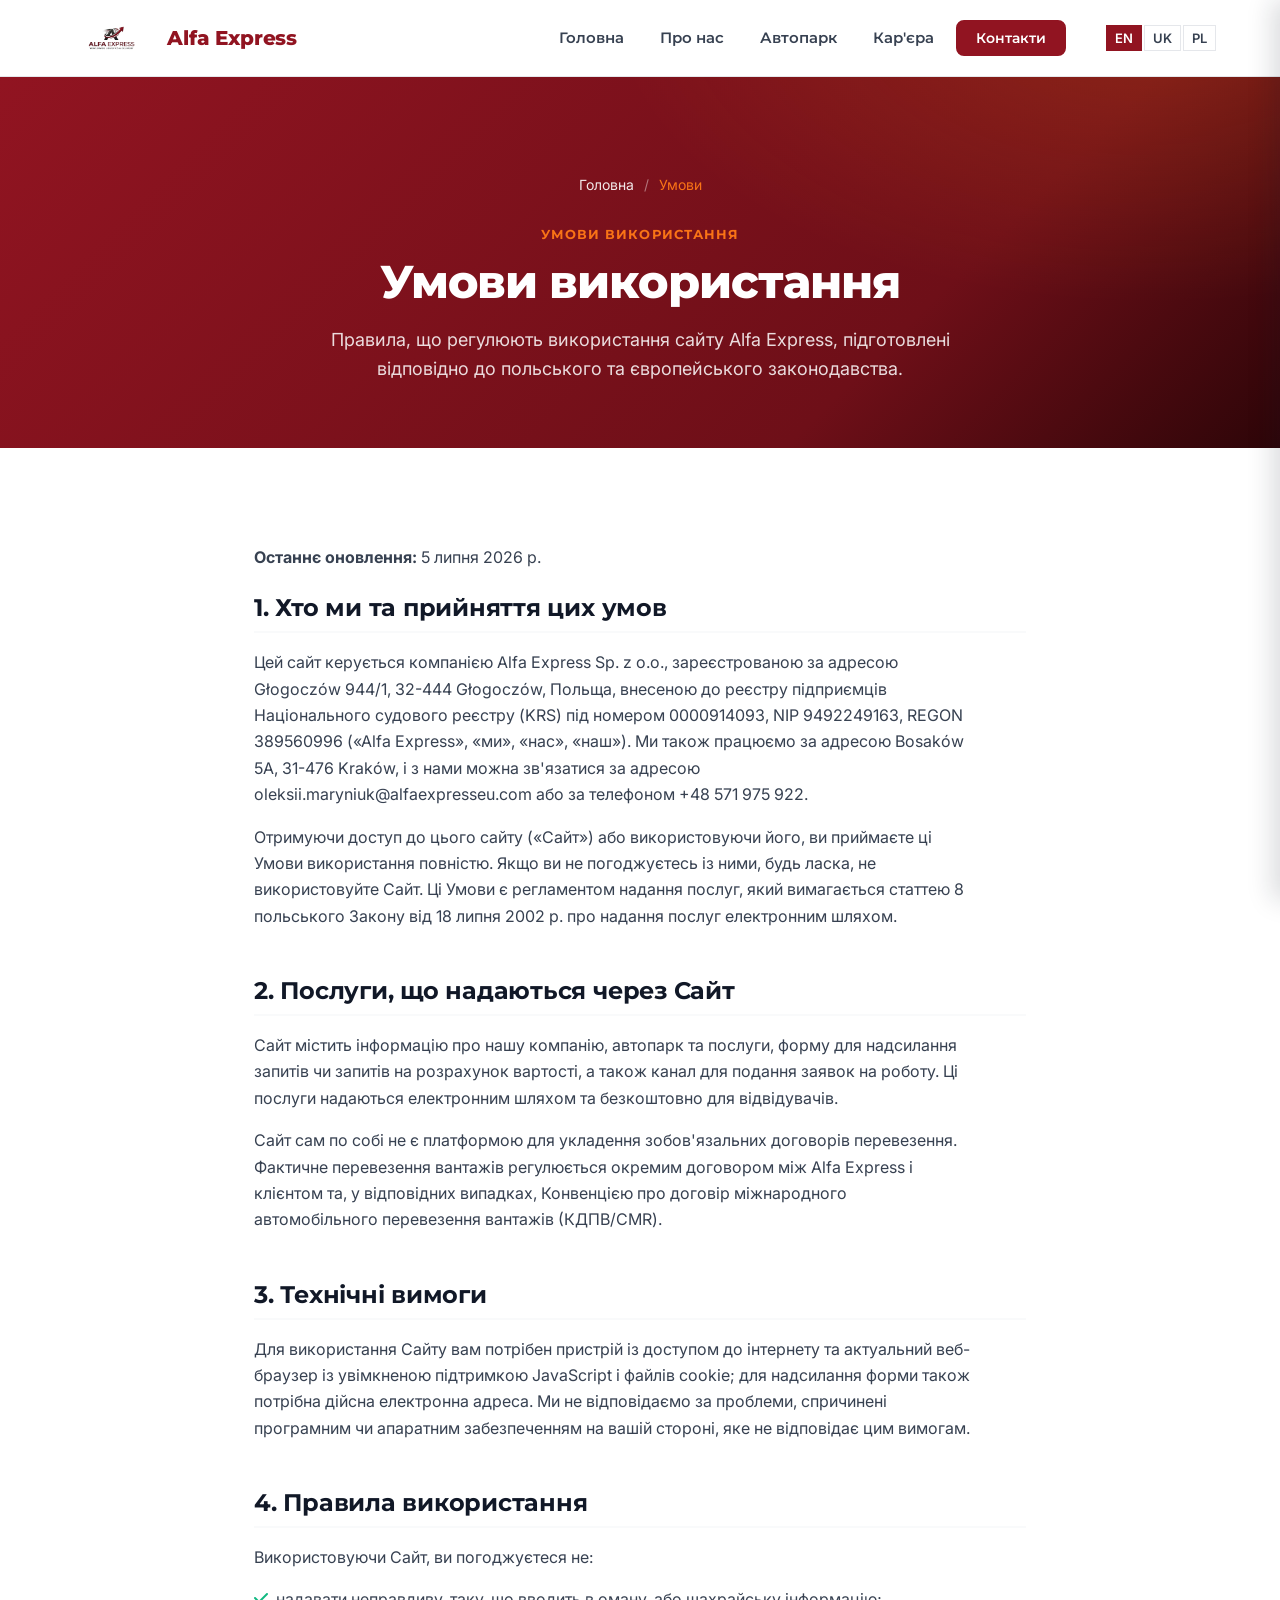
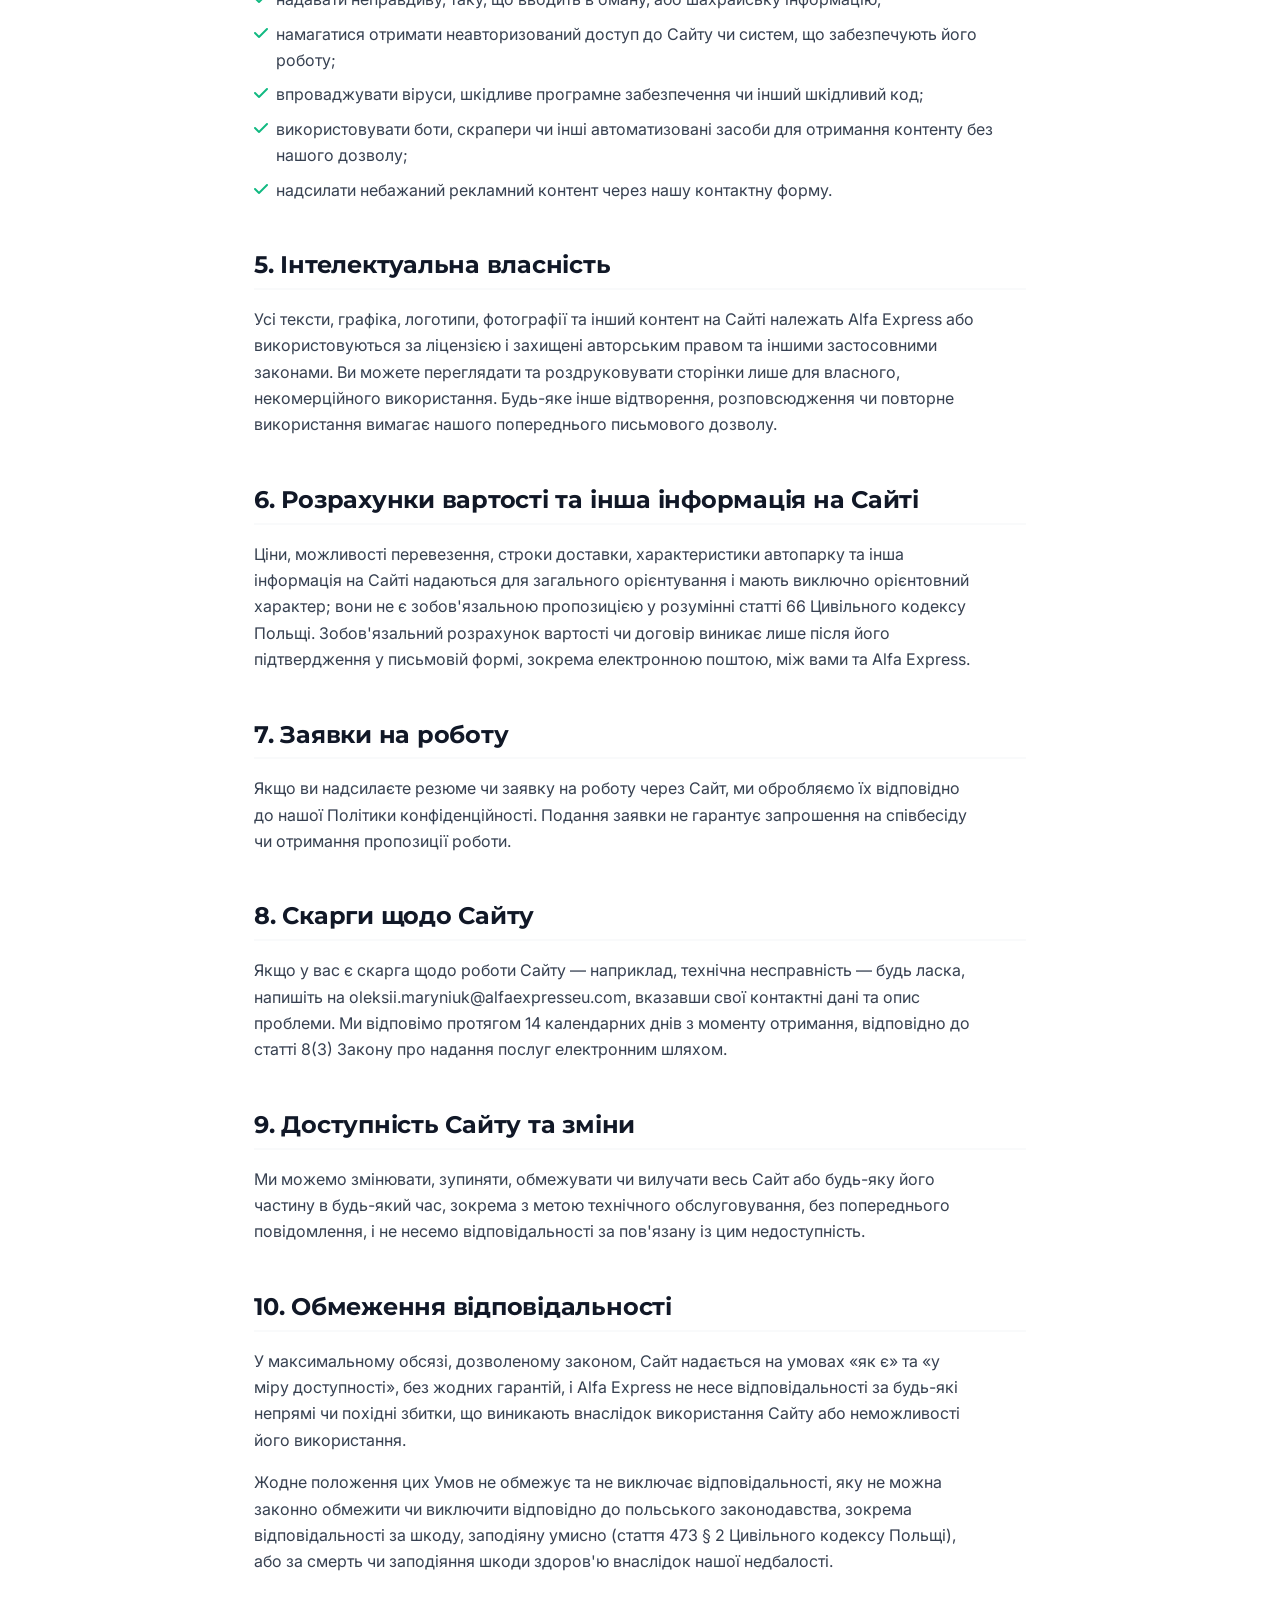
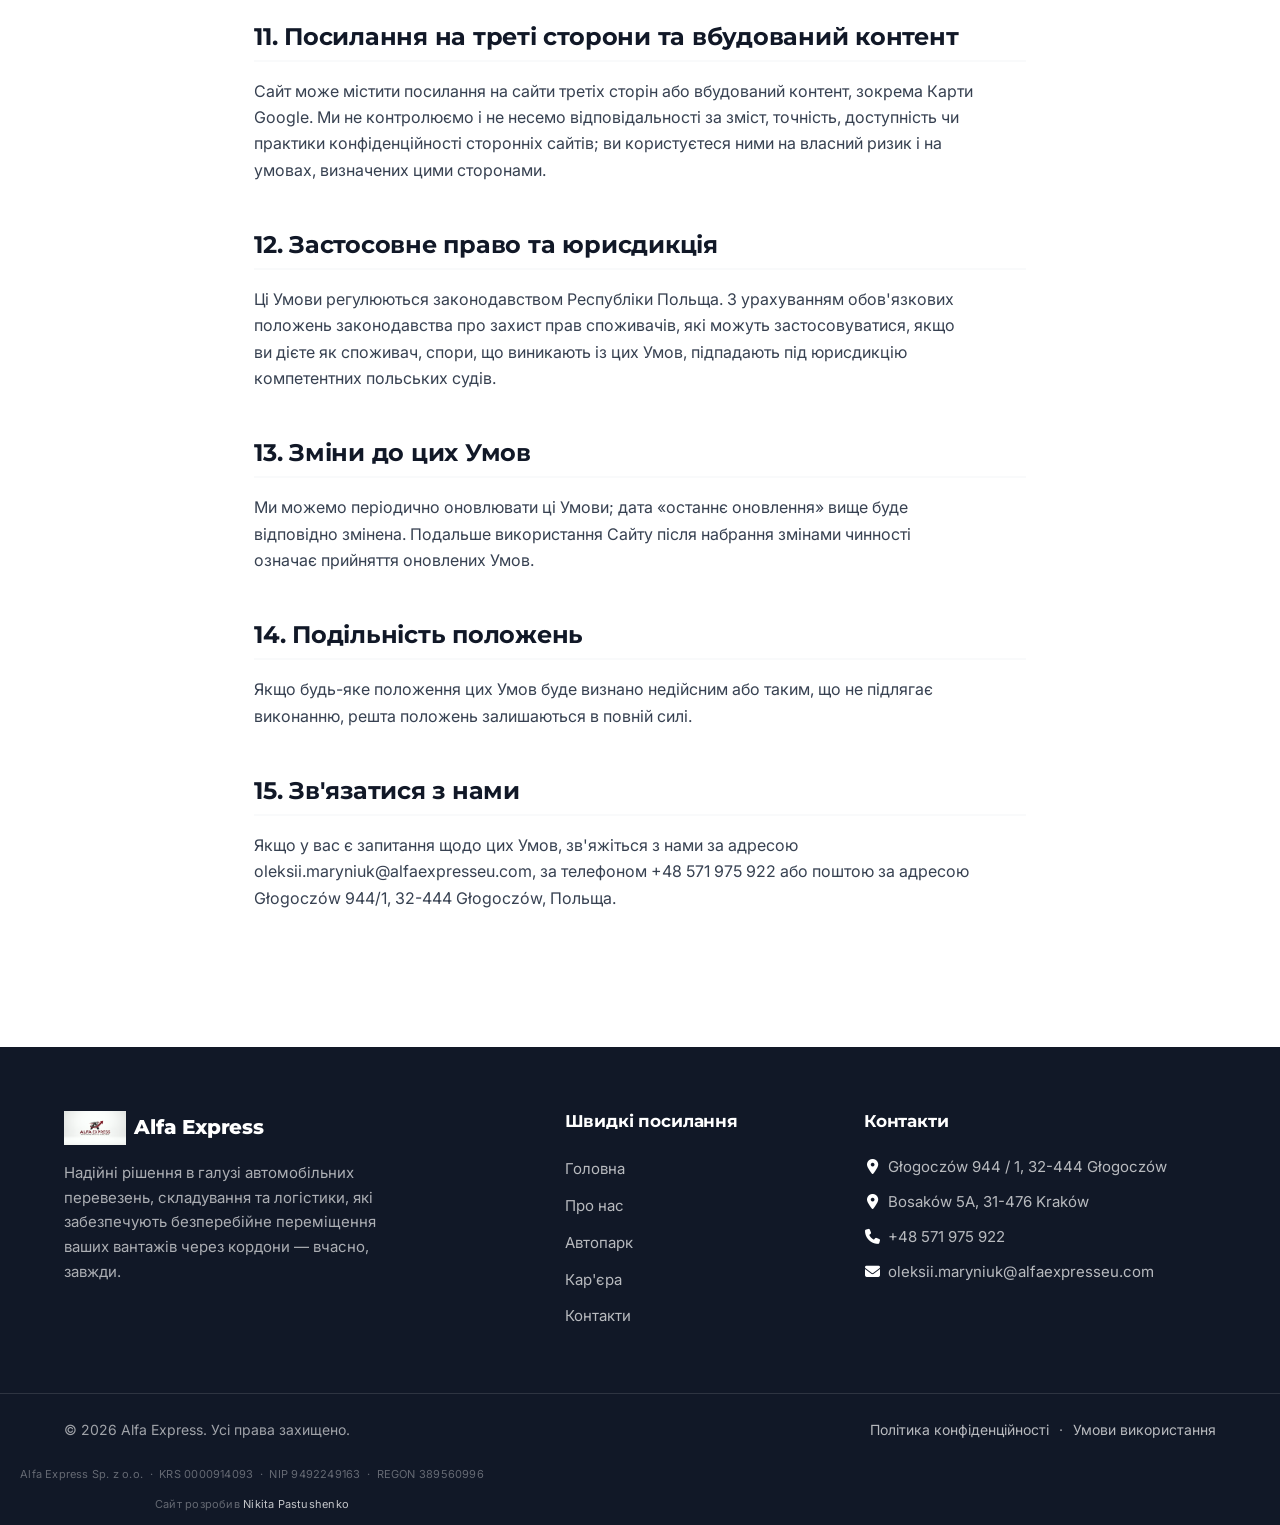
<file: terms-uk.html>
<!DOCTYPE html>
<html lang="uk">
<head>
  <meta charset="UTF-8">
  <meta name="viewport" content="width=device-width, initial-scale=1.0">
  <title>Умови використання — Alfa Express</title>
  <meta name="description" content="Умови використання Alfa Express: правила користування нашим сайтом відповідно до польського та європейського законодавства.">
  <meta name="theme-color" content="#911421">

  <!-- Open Graph -->
  <meta property="og:type" content="website">
  <meta property="og:site_name" content="Alfa Express">
  <meta property="og:title" content="Умови використання — Alfa Express">
  <meta property="og:description" content="Умови використання Alfa Express: правила користування нашим сайтом відповідно до польського та європейського законодавства.">
  <meta property="og:image" content="assets/images/white-truck-crossing-bridge-sunset-urban-logistics-motion.jpg">

  <!-- Favicon -->
  <link rel="icon" type="image/svg+xml" href="assets/images/favicon.svg">

  <!-- Preconnect for Google Fonts -->
  <link rel="preconnect" href="https://fonts.googleapis.com">
  <link rel="preconnect" href="https://fonts.gstatic.com" crossorigin>
  <!-- Google Fonts: Montserrat (headings) + Inter (body) -->
  <link href="https://fonts.googleapis.com/css2?family=Inter:wght@400;500;600;700&family=Montserrat:wght@600;700;800&display=swap" rel="stylesheet">

  <!-- Font Awesome (free) -->
  <link rel="stylesheet" href="https://cdnjs.cloudflare.com/ajax/libs/font-awesome/6.5.2/css/all.min.css" referrerpolicy="no-referrer">
  <!-- AOS (Animate On Scroll) -->
  <link rel="stylesheet" href="https://unpkg.com/aos@2.3.4/dist/aos.css">
  <!-- Swiper -->
  <link rel="stylesheet" href="https://cdn.jsdelivr.net/npm/swiper@11/swiper-bundle.min.css">

  <!-- Site styles -->
  <link rel="stylesheet" href="css/variables.css">
  <link rel="stylesheet" href="css/style.css">
  <link rel="stylesheet" href="css/responsive.css">
</head>
<body>
  <a class="skip-link" href="#main">Перейти до основного змісту</a>
  <!-- ============ HEADER ============ -->
  <header class="site-header" id="site-header">
    <div class="container header-inner">
      <a href="index.html" class="brand" aria-label="Alfa Express — головна">
        <img src="assets/images/logo_nobg.png" alt="" class="brand-logo" width="40" height="40">
        <span class="brand-name">Alfa Express</span>
      </a>

      <nav class="main-nav" aria-label="Основна навігація">
        <ul class="nav-list">
          <li><a href="index.html">Головна</a></li>
          <li><a href="about.html">Про нас</a></li>
          <li><a href="fleet.html">Автопарк</a></li>
          <li><a href="careers.html">Кар'єра</a></li>
          <li><a href="contact.html" class="btn btn-primary btn-sm">Контакти</a></li>
        </ul>
        <div class="lang-switcher" role="group" aria-label="Мова">
          <button type="button" class="lang-btn" data-lang="en">EN</button>
          <button type="button" class="lang-btn" data-lang="uk">UK</button>
          <button type="button" class="lang-btn" data-lang="pl">PL</button>
        </div>
      </nav>

      <button class="nav-toggle" id="nav-toggle" aria-label="Перемкнути навігацію" aria-expanded="false" aria-controls="mobile-nav">
        <span class="nav-toggle-bar"></span>
        <span class="nav-toggle-bar"></span>
        <span class="nav-toggle-bar"></span>
      </button>
    </div>
  </header>

  <!-- Mobile slide-in drawer + overlay -->
  <div class="nav-overlay" id="nav-overlay" hidden></div>
  <aside class="mobile-nav" id="mobile-nav" aria-label="Мобільна навігація" aria-hidden="true">
    <div class="mobile-nav-head">
      <span class="brand-name">Alfa Express</span>
      <button class="mobile-nav-close" id="mobile-nav-close" aria-label="Закрити навігацію">&times;</button>
    </div>
    <ul class="mobile-nav-list">
      <li><a href="index.html">Головна</a></li>
        <li><a href="about.html">Про нас</a></li>
        <li><a href="fleet.html">Автопарк</a></li>
        <li><a href="careers.html">Кар'єра</a></li>
        <li><a href="contact.html">Контакти</a></li>
    </ul>
    <div class="lang-switcher" role="group" aria-label="Мова">
      <button type="button" class="lang-btn" data-lang="en">EN</button>
      <button type="button" class="lang-btn" data-lang="uk">UK</button>
      <button type="button" class="lang-btn" data-lang="pl">PL</button>
    </div>
    <div class="mobile-nav-foot">
      <a href="tel:+48571975922"><i class="fa-solid fa-phone" aria-hidden="true"></i> +48 571 975 922</a>
    </div>
  </aside>
  <main id="main">
    <!-- Page hero -->
    <section class="page-hero">
      <div class="container">
        <nav class="breadcrumb" aria-label="Навігаційний ланцюжок">
          <a href="index.html">Головна</a> <span aria-hidden="true">/</span> <span aria-current="page">Умови</span>
        </nav>
        <p class="eyebrow eyebrow-light" data-aos="fade-up">Умови використання</p>
        <h1 data-aos="fade-up" data-aos-delay="50">Умови використання</h1>
        <p class="page-hero-lead" data-aos="fade-up" data-aos-delay="100">Правила, що регулюють використання сайту Alfa Express, підготовлені відповідно до польського та європейського законодавства.</p>
      </div>
    </section>
    <section class="section legal-section">
      <div class="container narrow legal-content">
        <p class="legal-updated"><strong>Останнє оновлення:</strong> 5 липня 2026 р. </p>

        <section class="legal-block" data-aos="fade-up">
          <h2>1. Хто ми та прийняття цих умов</h2>
          <p>Цей сайт керується компанією Alfa Express Sp. z o.o., зареєстрованою за адресою Głogoczów 944/1, 32-444 Głogoczów, Польща, внесеною до реєстру підприємців Національного судового реєстру (KRS) під номером 0000914093, NIP 9492249163, REGON 389560996 («Alfa Express», «ми», «нас», «наш»). Ми також працюємо за адресою Bosaków 5A, 31-476 Kraków, і з нами можна зв'язатися за адресою <a href="mailto:oleksii.maryniuk@alfaexpresseu.com">oleksii.maryniuk@alfaexpresseu.com</a> або за телефоном <a href="tel:+48571975922">+48 571 975 922</a>.</p>
          <p>Отримуючи доступ до цього сайту («Сайт») або використовуючи його, ви приймаєте ці Умови використання повністю. Якщо ви не погоджуєтесь із ними, будь ласка, не використовуйте Сайт. Ці Умови є регламентом надання послуг, який вимагається статтею 8 польського Закону від 18 липня 2002 р. про надання послуг електронним шляхом.</p>
        </section>

        <section class="legal-block" data-aos="fade-up">
          <h2>2. Послуги, що надаються через Сайт</h2>
          <p>Сайт містить інформацію про нашу компанію, автопарк та послуги, форму для надсилання запитів чи запитів на розрахунок вартості, а також канал для подання заявок на роботу. Ці послуги надаються електронним шляхом та безкоштовно для відвідувачів.</p>
          <p>Сайт сам по собі не є платформою для укладення зобов'язальних договорів перевезення. Фактичне перевезення вантажів регулюється окремим договором між Alfa Express і клієнтом та, у відповідних випадках, Конвенцією про договір міжнародного автомобільного перевезення вантажів (КДПВ/CMR).</p>
        </section>

        <section class="legal-block" data-aos="fade-up">
          <h2>3. Технічні вимоги</h2>
          <p>Для використання Сайту вам потрібен пристрій із доступом до інтернету та актуальний веб-браузер із увімкненою підтримкою JavaScript і файлів cookie; для надсилання форми також потрібна дійсна електронна адреса. Ми не відповідаємо за проблеми, спричинені програмним чи апаратним забезпеченням на вашій стороні, яке не відповідає цим вимогам.</p>
        </section>

        <section class="legal-block" data-aos="fade-up">
          <h2>4. Правила використання</h2>
          <p>Використовуючи Сайт, ви погоджуєтеся не:</p>
          <ul class="check-list">
            <li><i class="fa-solid fa-check" aria-hidden="true"></i> надавати неправдиву, таку, що вводить в оману, або шахрайську інформацію;</li>
            <li><i class="fa-solid fa-check" aria-hidden="true"></i> намагатися отримати неавторизований доступ до Сайту чи систем, що забезпечують його роботу;</li>
            <li><i class="fa-solid fa-check" aria-hidden="true"></i> впроваджувати віруси, шкідливе програмне забезпечення чи інший шкідливий код;</li>
            <li><i class="fa-solid fa-check" aria-hidden="true"></i> використовувати боти, скрапери чи інші автоматизовані засоби для отримання контенту без нашого дозволу;</li>
            <li><i class="fa-solid fa-check" aria-hidden="true"></i> надсилати небажаний рекламний контент через нашу контактну форму.</li>
          </ul>
        </section>

        <section class="legal-block" data-aos="fade-up">
          <h2>5. Інтелектуальна власність</h2>
          <p>Усі тексти, графіка, логотипи, фотографії та інший контент на Сайті належать Alfa Express або використовуються за ліцензією і захищені авторським правом та іншими застосовними законами. Ви можете переглядати та роздруковувати сторінки лише для власного, некомерційного використання. Будь-яке інше відтворення, розповсюдження чи повторне використання вимагає нашого попереднього письмового дозволу.</p>
        </section>

        <section class="legal-block" data-aos="fade-up">
          <h2>6. Розрахунки вартості та інша інформація на Сайті</h2>
          <p>Ціни, можливості перевезення, строки доставки, характеристики автопарку та інша інформація на Сайті надаються для загального орієнтування і мають виключно орієнтовний характер; вони не є зобов'язальною пропозицією у розумінні статті 66 Цивільного кодексу Польщі. Зобов'язальний розрахунок вартості чи договір виникає лише після його підтвердження у письмовій формі, зокрема електронною поштою, між вами та Alfa Express.</p>
        </section>

        <section class="legal-block" data-aos="fade-up">
          <h2>7. Заявки на роботу</h2>
          <p>Якщо ви надсилаєте резюме чи заявку на роботу через Сайт, ми обробляємо їх відповідно до нашої <a href="privacy-uk.html">Політики конфіденційності</a>. Подання заявки не гарантує запрошення на співбесіду чи отримання пропозиції роботи.</p>
        </section>

        <section class="legal-block" data-aos="fade-up">
          <h2>8. Скарги щодо Сайту</h2>
          <p>Якщо у вас є скарга щодо роботи Сайту — наприклад, технічна несправність — будь ласка, напишіть на <a href="mailto:oleksii.maryniuk@alfaexpresseu.com">oleksii.maryniuk@alfaexpresseu.com</a>, вказавши свої контактні дані та опис проблеми. Ми відповімо протягом 14 календарних днів з моменту отримання, відповідно до статті 8(3) Закону про надання послуг електронним шляхом.</p>
        </section>

        <section class="legal-block" data-aos="fade-up">
          <h2>9. Доступність Сайту та зміни</h2>
          <p>Ми можемо змінювати, зупиняти, обмежувати чи вилучати весь Сайт або будь-яку його частину в будь-який час, зокрема з метою технічного обслуговування, без попереднього повідомлення, і не несемо відповідальності за пов'язану із цим недоступність.</p>
        </section>

        <section class="legal-block" data-aos="fade-up">
          <h2>10. Обмеження відповідальності</h2>
          <p>У максимальному обсязі, дозволеному законом, Сайт надається на умовах «як є» та «у міру доступності», без жодних гарантій, і Alfa Express не несе відповідальності за будь-які непрямі чи похідні збитки, що виникають внаслідок використання Сайту або неможливості його використання.</p>
          <p>Жодне положення цих Умов не обмежує та не виключає відповідальності, яку не можна законно обмежити чи виключити відповідно до польського законодавства, зокрема відповідальності за шкоду, заподіяну умисно (стаття 473 § 2 Цивільного кодексу Польщі), або за смерть чи заподіяння шкоди здоров'ю внаслідок нашої недбалості.</p>
        </section>

        <section class="legal-block" data-aos="fade-up">
          <h2>11. Посилання на треті сторони та вбудований контент</h2>
          <p>Сайт може містити посилання на сайти третіх сторін або вбудований контент, зокрема Карти Google. Ми не контролюємо і не несемо відповідальності за зміст, точність, доступність чи практики конфіденційності сторонніх сайтів; ви користуєтеся ними на власний ризик і на умовах, визначених цими сторонами.</p>
        </section>

        <section class="legal-block" data-aos="fade-up">
          <h2>12. Застосовне право та юрисдикція</h2>
          <p>Ці Умови регулюються законодавством Республіки Польща. З урахуванням обов'язкових положень законодавства про захист прав споживачів, які можуть застосовуватися, якщо ви дієте як споживач, спори, що виникають із цих Умов, підпадають під юрисдикцію компетентних польських судів.</p>
        </section>

        <section class="legal-block" data-aos="fade-up">
          <h2>13. Зміни до цих Умов</h2>
          <p>Ми можемо періодично оновлювати ці Умови; дата «останнє оновлення» вище буде відповідно змінена. Подальше використання Сайту після набрання змінами чинності означає прийняття оновлених Умов.</p>
        </section>

        <section class="legal-block" data-aos="fade-up">
          <h2>14. Подільність положень</h2>
          <p>Якщо будь-яке положення цих Умов буде визнано недійсним або таким, що не підлягає виконанню, решта положень залишаються в повній силі.</p>
        </section>

        <section class="legal-block" data-aos="fade-up">
          <h2>15. Зв'язатися з нами</h2>
          <p>Якщо у вас є запитання щодо цих Умов, зв'яжіться з нами за адресою <a href="mailto:oleksii.maryniuk@alfaexpresseu.com">oleksii.maryniuk@alfaexpresseu.com</a>, за телефоном <a href="tel:+48571975922">+48 571 975 922</a> або поштою за адресою Głogoczów 944/1, 32-444 Głogoczów, Польща.</p>
        </section>
      </div>
    </section>
  </main>

  <!-- ============ FOOTER ============ -->
  <footer class="site-footer">
    <div class="container footer-grid">
      <div class="footer-col footer-about">
        <div class="footer-brand">
          <img src="assets/images/logo.png" alt="" class="footer-logo" width="36" height="36">
          <span class="brand-name">Alfa Express</span>
        </div>
        <p class="footer-blurb">Надійні рішення в галузі автомобільних перевезень, складування та логістики, які забезпечують безперебійне переміщення ваших вантажів через кордони — вчасно, завжди.</p>
      </div>

      <nav class="footer-col" aria-label="Швидкі посилання">
        <h2 class="footer-heading">Швидкі посилання</h2>
        <ul>
          <li><a href="index.html">Головна</a></li>
          <li><a href="about.html">Про нас</a></li>
          <li><a href="fleet.html">Автопарк</a></li>
          <li><a href="careers.html">Кар'єра</a></li>
          <li><a href="contact.html">Контакти</a></li>
        </ul>
      </nav>

      <div class="footer-col">
        <h2 class="footer-heading">Контакти</h2>
        <ul class="footer-contact">
          <li><i class="fa-solid fa-location-dot" aria-hidden="true"></i> <span>Głogoczów 944 / 1, 32-444 Głogoczów</span></li>
          <li><i class="fa-solid fa-location-dot" aria-hidden="true"></i> <span>Bosaków 5A, 31-476 Kraków</span></li>
          <li><i class="fa-solid fa-phone" aria-hidden="true"></i> <a href="tel:+48571975922">+48 571 975 922</a></li>
          <li><i class="fa-solid fa-envelope" aria-hidden="true"></i> <a href="mailto:oleksii.maryniuk@alfaexpresseu.com">oleksii.maryniuk@alfaexpresseu.com</a></li>
        </ul>
      </div>
    </div>

    <div class="footer-bottom">
      <div class="container footer-bottom-inner">
        <p>&copy; <span id="current-year">2026</span> Alfa Express. Усі права захищено.</p>
        <p class="footer-legal"><a href="privacy-uk.html">Політика конфіденційності</a> <span aria-hidden="true">·</span> <a href="terms-uk.html">Умови використання</a></p>
      </div>
      <p class="footer-registration">Alfa Express Sp. z o.o. &nbsp;&middot;&nbsp; KRS&nbsp;0000914093 &nbsp;&middot;&nbsp; NIP&nbsp;9492249163 &nbsp;&middot;&nbsp; REGON&nbsp;389560996</p>
      <p class="footer-registration footer-author">Сайт розробив <a href="https://github.com/naaenth" target="_blank" rel="noopener">Nikita Pastushenko</a></p>
    </div>
  </footer>

  <!-- ============ SCRIPTS ============ -->
  <!-- Libraries (CDN) -->
  <script src="https://unpkg.com/aos@2.3.4/dist/aos.js"></script>
  <script src="https://cdn.jsdelivr.net/npm/swiper@11/swiper-bundle.min.js"></script>
  <!-- Site scripts -->
  <script src="js/legal-lang.js" defer></script>
  <script src="js/i18n-data.js" defer></script>
  <script src="js/i18n.js" defer></script>
  <script src="js/navigation.js" defer></script>
  <script src="js/main.js" defer></script>
</body>
</html>
</file>
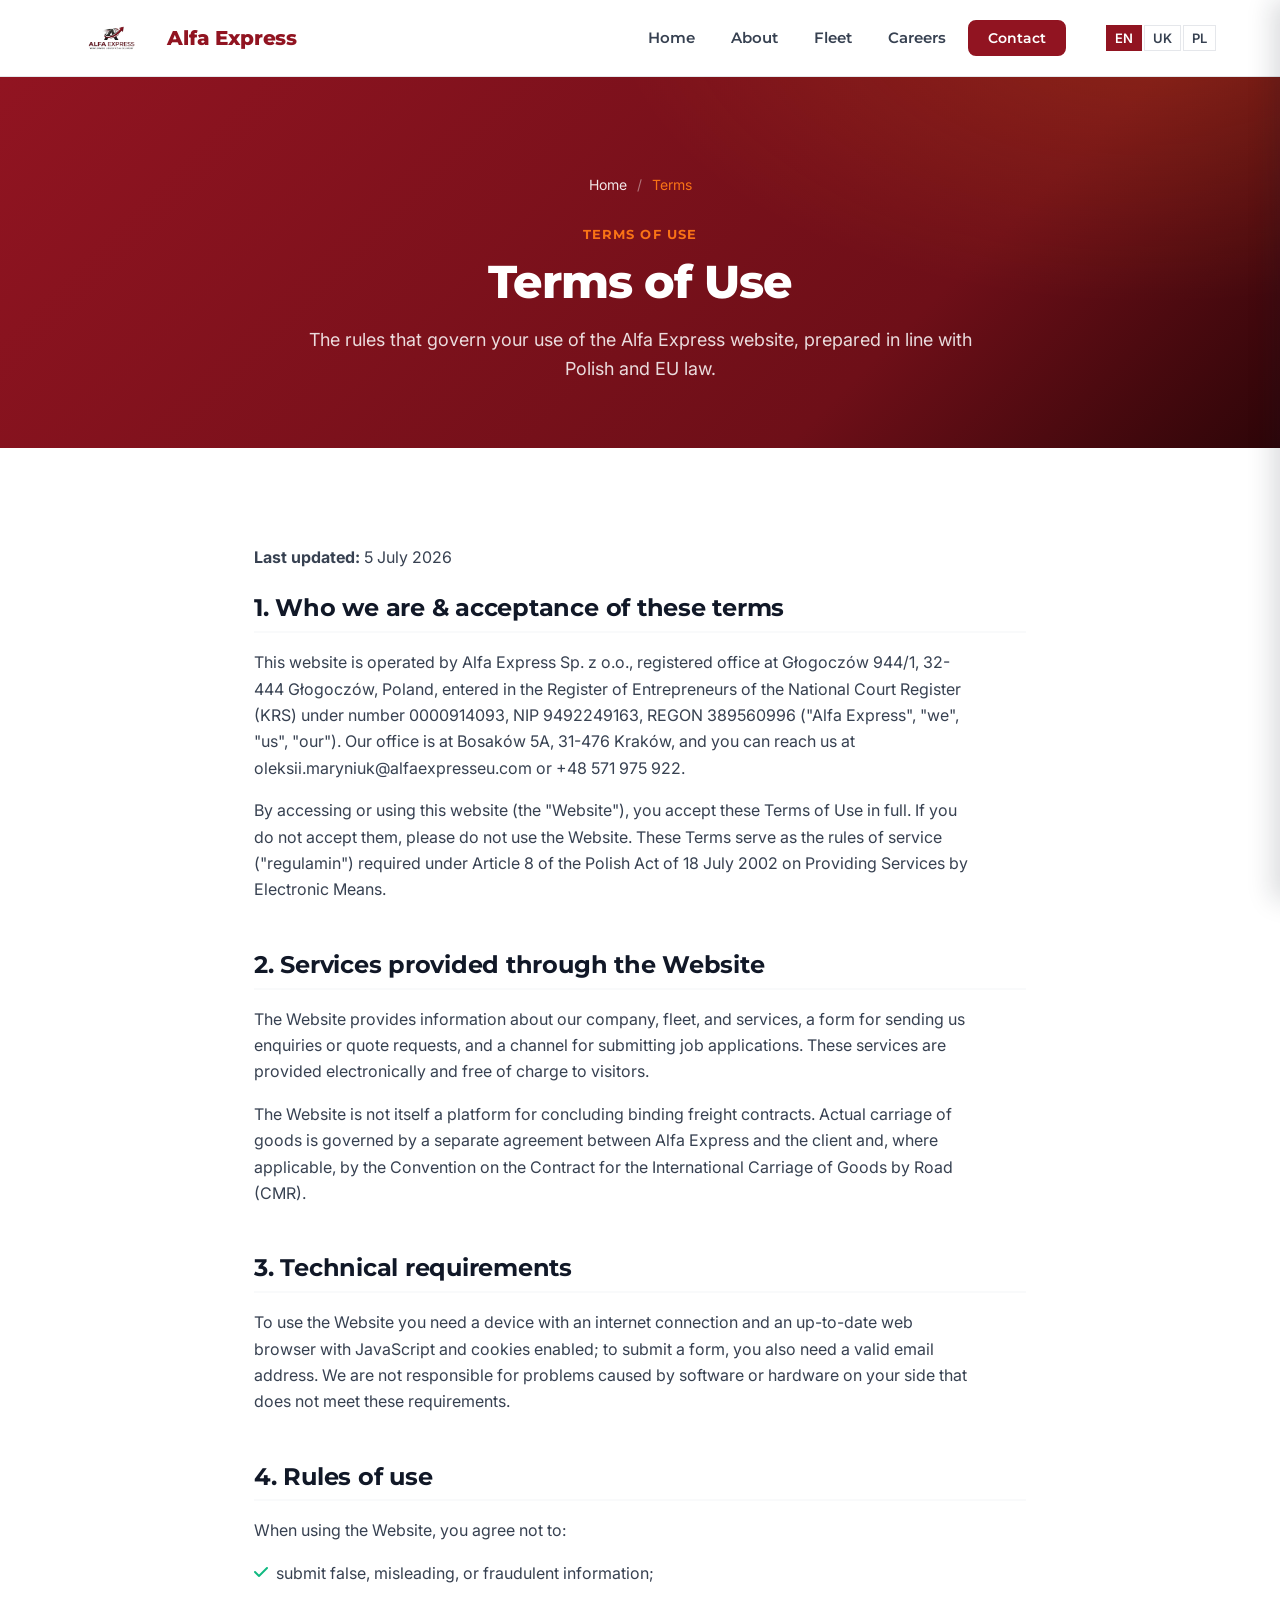
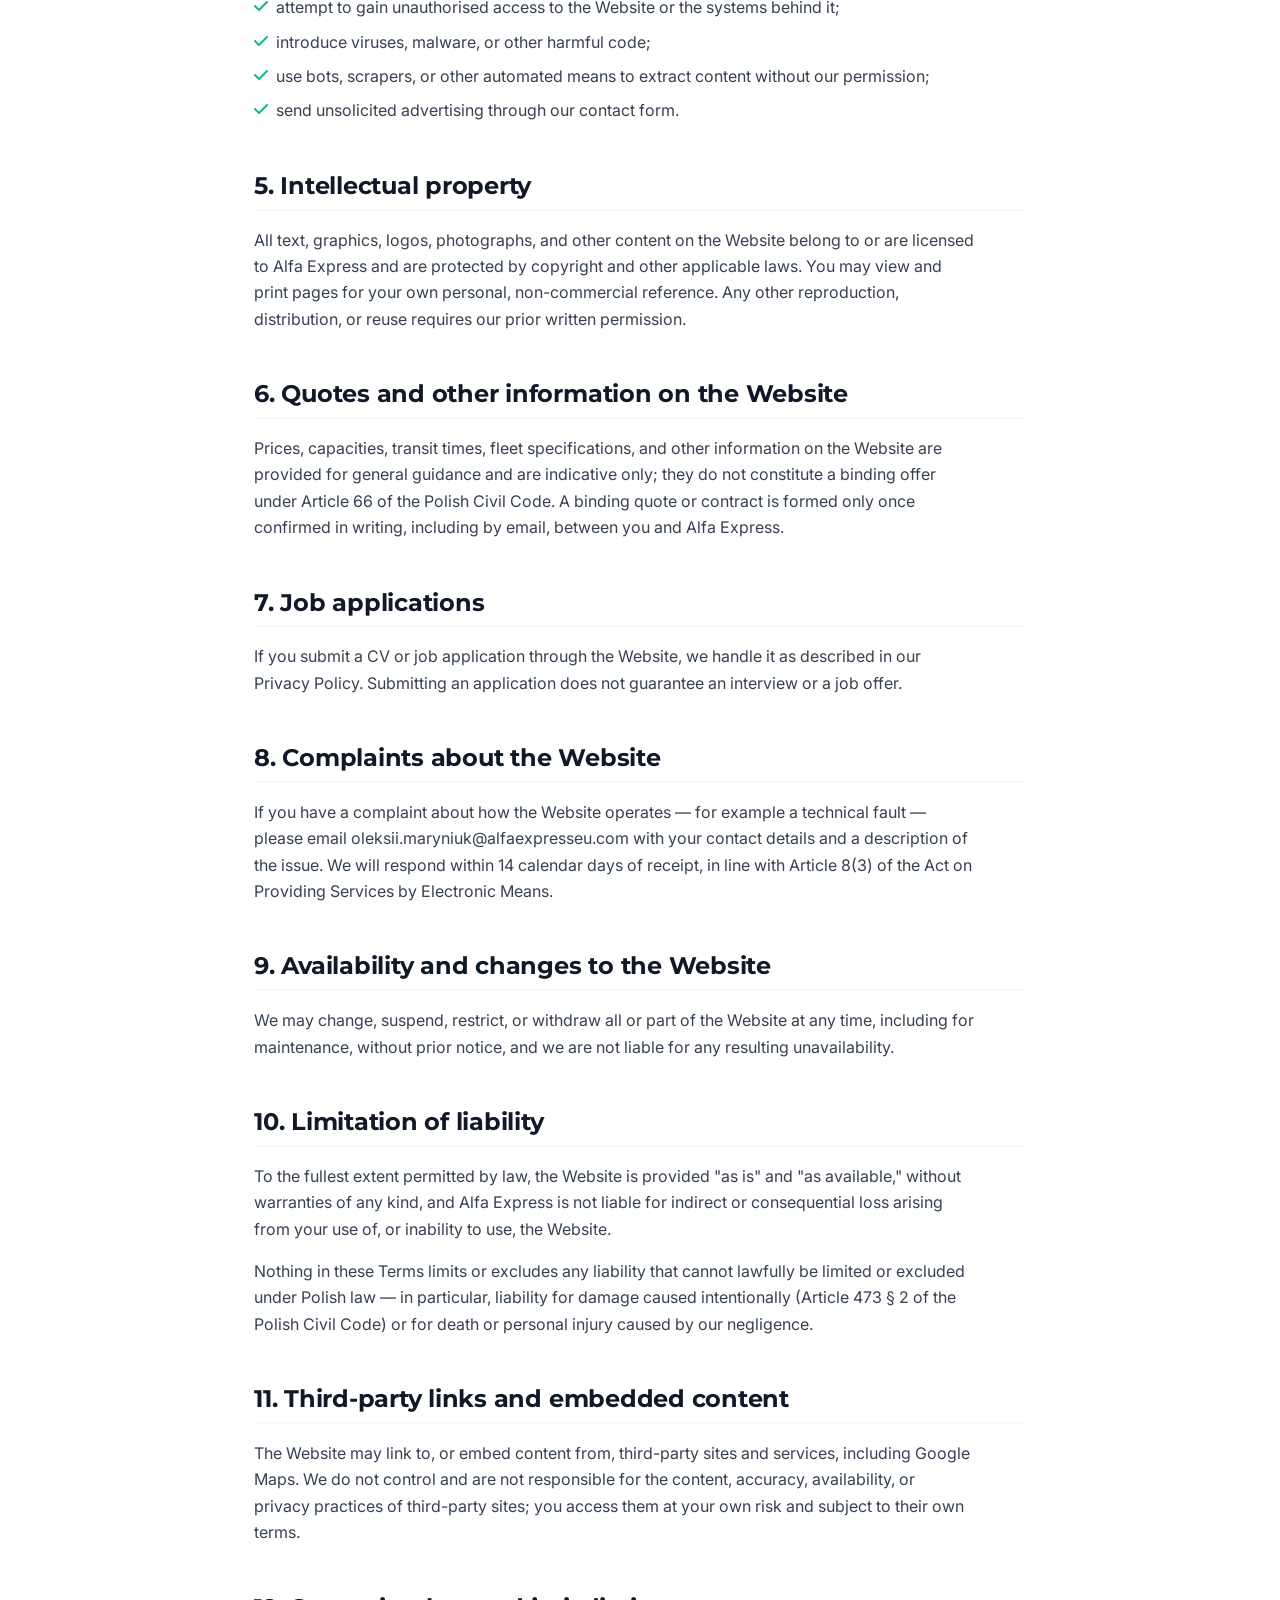
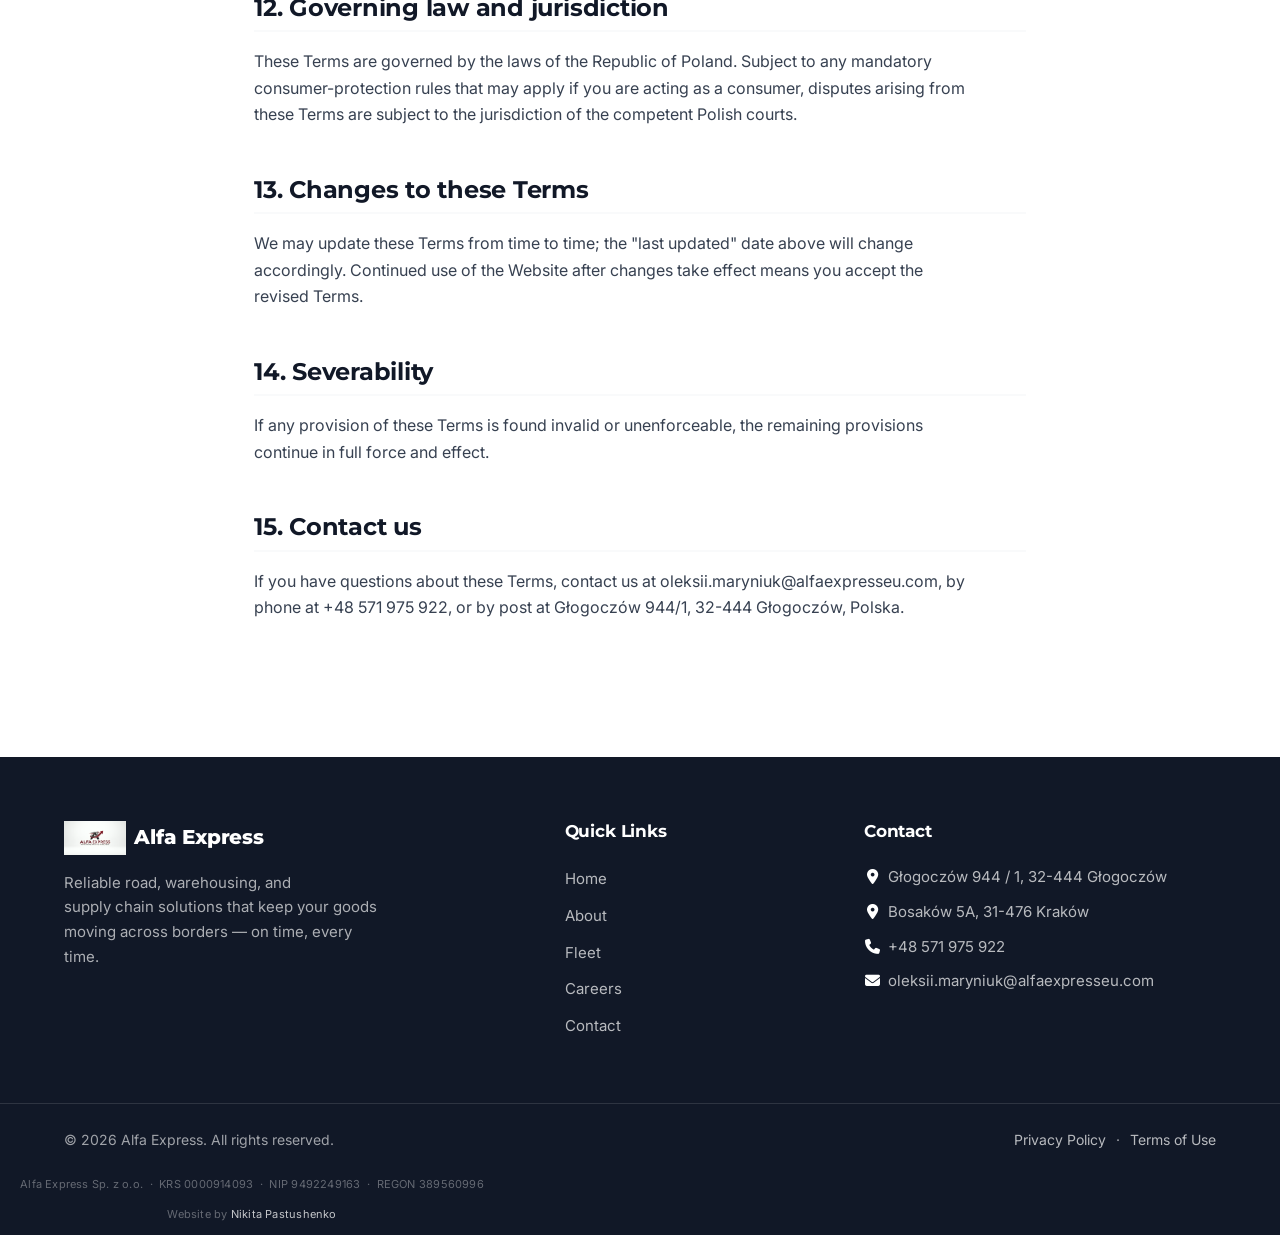
<file: terms.html>
<!DOCTYPE html>
<html lang="en">
<head>
  <meta charset="UTF-8">
  <meta name="viewport" content="width=device-width, initial-scale=1.0">
  <title>Terms of Use — Alfa Express</title>
  <meta name="description" content="Alfa Express Terms of Use: the rules governing access to and use of our website, prepared in line with Polish and EU law.">
  <meta name="theme-color" content="#911421">

  <!-- Open Graph -->
  <meta property="og:type" content="website">
  <meta property="og:site_name" content="Alfa Express">
  <meta property="og:title" content="Terms of Use — Alfa Express">
  <meta property="og:description" content="Alfa Express Terms of Use: the rules governing access to and use of our website, prepared in line with Polish and EU law.">
  <meta property="og:image" content="assets/images/white-truck-crossing-bridge-sunset-urban-logistics-motion.jpg">

  <!-- Favicon -->
  <link rel="icon" type="image/svg+xml" href="assets/images/favicon.svg">

  <!-- Preconnect for Google Fonts -->
  <link rel="preconnect" href="https://fonts.googleapis.com">
  <link rel="preconnect" href="https://fonts.gstatic.com" crossorigin>
  <!-- Google Fonts: Montserrat (headings) + Inter (body) -->
  <link href="https://fonts.googleapis.com/css2?family=Inter:wght@400;500;600;700&family=Montserrat:wght@600;700;800&display=swap" rel="stylesheet">

  <!-- Font Awesome (free) -->
  <link rel="stylesheet" href="https://cdnjs.cloudflare.com/ajax/libs/font-awesome/6.5.2/css/all.min.css" referrerpolicy="no-referrer">
  <!-- AOS (Animate On Scroll) -->
  <link rel="stylesheet" href="https://unpkg.com/aos@2.3.4/dist/aos.css">
  <!-- Swiper -->
  <link rel="stylesheet" href="https://cdn.jsdelivr.net/npm/swiper@11/swiper-bundle.min.css">

  <!-- Site styles -->
  <link rel="stylesheet" href="css/variables.css">
  <link rel="stylesheet" href="css/style.css">
  <link rel="stylesheet" href="css/responsive.css">
</head>
<body>
  <a class="skip-link" href="#main">Skip to main content</a>
  <!-- ============ HEADER ============ -->
  <header class="site-header" id="site-header">
    <div class="container header-inner">
      <a href="index.html" class="brand" aria-label="Alfa Express — home">
        <img src="assets/images/logo_nobg.png" alt="" class="brand-logo" width="40" height="40">
        <span class="brand-name">Alfa Express</span>
      </a>

      <nav class="main-nav" aria-label="Main navigation">
        <ul class="nav-list">
          <li><a href="index.html">Home</a></li>
          <li><a href="about.html">About</a></li>
          <li><a href="fleet.html">Fleet</a></li>
          <li><a href="careers.html">Careers</a></li>
          <li><a href="contact.html" class="btn btn-primary btn-sm">Contact</a></li>
        </ul>
        <div class="lang-switcher" role="group" aria-label="Language">
          <button type="button" class="lang-btn" data-lang="en">EN</button>
          <button type="button" class="lang-btn" data-lang="uk">UK</button>
          <button type="button" class="lang-btn" data-lang="pl">PL</button>
        </div>
      </nav>

      <button class="nav-toggle" id="nav-toggle" aria-label="Toggle navigation" aria-expanded="false" aria-controls="mobile-nav">
        <span class="nav-toggle-bar"></span>
        <span class="nav-toggle-bar"></span>
        <span class="nav-toggle-bar"></span>
      </button>
    </div>
  </header>

  <!-- Mobile slide-in drawer + overlay -->
  <div class="nav-overlay" id="nav-overlay" hidden></div>
  <aside class="mobile-nav" id="mobile-nav" aria-label="Mobile navigation" aria-hidden="true">
    <div class="mobile-nav-head">
      <span class="brand-name">Alfa Express</span>
      <button class="mobile-nav-close" id="mobile-nav-close" aria-label="Close navigation">&times;</button>
    </div>
    <ul class="mobile-nav-list">
      <li><a href="index.html">Home</a></li>
        <li><a href="about.html">About</a></li>
        <li><a href="fleet.html">Fleet</a></li>
        <li><a href="careers.html">Careers</a></li>
        <li><a href="contact.html">Contact</a></li>
    </ul>
    <div class="lang-switcher" role="group" aria-label="Language">
      <button type="button" class="lang-btn" data-lang="en">EN</button>
      <button type="button" class="lang-btn" data-lang="uk">UK</button>
      <button type="button" class="lang-btn" data-lang="pl">PL</button>
    </div>
    <div class="mobile-nav-foot">
      <a href="tel:+48571975922"><i class="fa-solid fa-phone" aria-hidden="true"></i> +48 571 975 922</a>
    </div>
  </aside>
  <main id="main">
    <!-- Page hero -->
    <section class="page-hero">
      <div class="container">
        <nav class="breadcrumb" aria-label="Breadcrumb">
          <a href="index.html">Home</a> <span aria-hidden="true">/</span> <span aria-current="page">Terms</span>
        </nav>
        <p class="eyebrow eyebrow-light" data-aos="fade-up">Terms of Use</p>
        <h1 data-aos="fade-up" data-aos-delay="50">Terms of Use</h1>
        <p class="page-hero-lead" data-aos="fade-up" data-aos-delay="100">The rules that govern your use of the Alfa Express website, prepared in line with Polish and EU law.</p>
      </div>
    </section>
    <section class="section legal-section">
      <div class="container narrow legal-content">
        <p class="legal-updated"><strong>Last updated:</strong> 5 July 2026</p>

        <section class="legal-block" data-aos="fade-up">
          <h2>1. Who we are &amp; acceptance of these terms</h2>
          <p>This website is operated by Alfa Express Sp. z o.o., registered office at Głogoczów 944/1, 32-444 Głogoczów, Poland, entered in the Register of Entrepreneurs of the National Court Register (KRS) under number 0000914093, NIP 9492249163, REGON 389560996 ("Alfa Express", "we", "us", "our"). Our office is at Bosaków 5A, 31-476 Kraków, and you can reach us at <a href="mailto:oleksii.maryniuk@alfaexpresseu.com">oleksii.maryniuk@alfaexpresseu.com</a> or <a href="tel:+48571975922">+48 571 975 922</a>.</p>
          <p>By accessing or using this website (the "Website"), you accept these Terms of Use in full. If you do not accept them, please do not use the Website. These Terms serve as the rules of service ("regulamin") required under Article 8 of the Polish Act of 18 July 2002 on Providing Services by Electronic Means.</p>
        </section>

        <section class="legal-block" data-aos="fade-up">
          <h2>2. Services provided through the Website</h2>
          <p>The Website provides information about our company, fleet, and services, a form for sending us enquiries or quote requests, and a channel for submitting job applications. These services are provided electronically and free of charge to visitors.</p>
          <p>The Website is not itself a platform for concluding binding freight contracts. Actual carriage of goods is governed by a separate agreement between Alfa Express and the client and, where applicable, by the Convention on the Contract for the International Carriage of Goods by Road (CMR).</p>
        </section>

        <section class="legal-block" data-aos="fade-up">
          <h2>3. Technical requirements</h2>
          <p>To use the Website you need a device with an internet connection and an up-to-date web browser with JavaScript and cookies enabled; to submit a form, you also need a valid email address. We are not responsible for problems caused by software or hardware on your side that does not meet these requirements.</p>
        </section>

        <section class="legal-block" data-aos="fade-up">
          <h2>4. Rules of use</h2>
          <p>When using the Website, you agree not to:</p>
          <ul class="check-list">
            <li><i class="fa-solid fa-check" aria-hidden="true"></i> submit false, misleading, or fraudulent information;</li>
            <li><i class="fa-solid fa-check" aria-hidden="true"></i> attempt to gain unauthorised access to the Website or the systems behind it;</li>
            <li><i class="fa-solid fa-check" aria-hidden="true"></i> introduce viruses, malware, or other harmful code;</li>
            <li><i class="fa-solid fa-check" aria-hidden="true"></i> use bots, scrapers, or other automated means to extract content without our permission;</li>
            <li><i class="fa-solid fa-check" aria-hidden="true"></i> send unsolicited advertising through our contact form.</li>
          </ul>
        </section>

        <section class="legal-block" data-aos="fade-up">
          <h2>5. Intellectual property</h2>
          <p>All text, graphics, logos, photographs, and other content on the Website belong to or are licensed to Alfa Express and are protected by copyright and other applicable laws. You may view and print pages for your own personal, non-commercial reference. Any other reproduction, distribution, or reuse requires our prior written permission.</p>
        </section>

        <section class="legal-block" data-aos="fade-up">
          <h2>6. Quotes and other information on the Website</h2>
          <p>Prices, capacities, transit times, fleet specifications, and other information on the Website are provided for general guidance and are indicative only; they do not constitute a binding offer under Article 66 of the Polish Civil Code. A binding quote or contract is formed only once confirmed in writing, including by email, between you and Alfa Express.</p>
        </section>

        <section class="legal-block" data-aos="fade-up">
          <h2>7. Job applications</h2>
          <p>If you submit a CV or job application through the Website, we handle it as described in our <a href="privacy.html">Privacy Policy</a>. Submitting an application does not guarantee an interview or a job offer.</p>
        </section>

        <section class="legal-block" data-aos="fade-up">
          <h2>8. Complaints about the Website</h2>
          <p>If you have a complaint about how the Website operates — for example a technical fault — please email <a href="mailto:oleksii.maryniuk@alfaexpresseu.com">oleksii.maryniuk@alfaexpresseu.com</a> with your contact details and a description of the issue. We will respond within 14 calendar days of receipt, in line with Article 8(3) of the Act on Providing Services by Electronic Means.</p>
        </section>

        <section class="legal-block" data-aos="fade-up">
          <h2>9. Availability and changes to the Website</h2>
          <p>We may change, suspend, restrict, or withdraw all or part of the Website at any time, including for maintenance, without prior notice, and we are not liable for any resulting unavailability.</p>
        </section>

        <section class="legal-block" data-aos="fade-up">
          <h2>10. Limitation of liability</h2>
          <p>To the fullest extent permitted by law, the Website is provided "as is" and "as available," without warranties of any kind, and Alfa Express is not liable for indirect or consequential loss arising from your use of, or inability to use, the Website.</p>
          <p>Nothing in these Terms limits or excludes any liability that cannot lawfully be limited or excluded under Polish law — in particular, liability for damage caused intentionally (Article 473 § 2 of the Polish Civil Code) or for death or personal injury caused by our negligence.</p>
        </section>

        <section class="legal-block" data-aos="fade-up">
          <h2>11. Third-party links and embedded content</h2>
          <p>The Website may link to, or embed content from, third-party sites and services, including Google Maps. We do not control and are not responsible for the content, accuracy, availability, or privacy practices of third-party sites; you access them at your own risk and subject to their own terms.</p>
        </section>

        <section class="legal-block" data-aos="fade-up">
          <h2>12. Governing law and jurisdiction</h2>
          <p>These Terms are governed by the laws of the Republic of Poland. Subject to any mandatory consumer-protection rules that may apply if you are acting as a consumer, disputes arising from these Terms are subject to the jurisdiction of the competent Polish courts.</p>
        </section>

        <section class="legal-block" data-aos="fade-up">
          <h2>13. Changes to these Terms</h2>
          <p>We may update these Terms from time to time; the "last updated" date above will change accordingly. Continued use of the Website after changes take effect means you accept the revised Terms.</p>
        </section>

        <section class="legal-block" data-aos="fade-up">
          <h2>14. Severability</h2>
          <p>If any provision of these Terms is found invalid or unenforceable, the remaining provisions continue in full force and effect.</p>
        </section>

        <section class="legal-block" data-aos="fade-up">
          <h2>15. Contact us</h2>
          <p>If you have questions about these Terms, contact us at <a href="mailto:oleksii.maryniuk@alfaexpresseu.com">oleksii.maryniuk@alfaexpresseu.com</a>, by phone at <a href="tel:+48571975922">+48 571 975 922</a>, or by post at Głogoczów 944/1, 32-444 Głogoczów, Polska.</p>
        </section>
      </div>
    </section>
  </main>

  <!-- ============ FOOTER ============ -->
  <footer class="site-footer">
    <div class="container footer-grid">
      <div class="footer-col footer-about">
        <div class="footer-brand">
          <img src="assets/images/logo.png" alt="" class="footer-logo" width="36" height="36">
          <span class="brand-name">Alfa Express</span>
        </div>
        <p class="footer-blurb">Reliable road, warehousing, and supply&nbsp;chain solutions that keep your goods moving across borders — on time, every time.</p>
      </div>

      <nav class="footer-col" aria-label="Quick links">
        <h2 class="footer-heading">Quick Links</h2>
        <ul>
          <li><a href="index.html">Home</a></li>
          <li><a href="about.html">About</a></li>
          <li><a href="fleet.html">Fleet</a></li>
          <li><a href="careers.html">Careers</a></li>
          <li><a href="contact.html">Contact</a></li>
        </ul>
      </nav>

      <div class="footer-col">
        <h2 class="footer-heading">Contact</h2>
        <ul class="footer-contact">
          <li><i class="fa-solid fa-location-dot" aria-hidden="true"></i> <span>Głogoczów 944 / 1, 32-444 Głogoczów</span></li>
          <li><i class="fa-solid fa-location-dot" aria-hidden="true"></i> <span>Bosaków 5A, 31-476 Kraków</span></li>
          <li><i class="fa-solid fa-phone" aria-hidden="true"></i> <a href="tel:+48571975922">+48 571 975 922</a></li>
          <li><i class="fa-solid fa-envelope" aria-hidden="true"></i> <a href="mailto:oleksii.maryniuk@alfaexpresseu.com">oleksii.maryniuk@alfaexpresseu.com</a></li>
        </ul>
      </div>
    </div>

    <div class="footer-bottom">
      <div class="container footer-bottom-inner">
        <p>&copy; <span id="current-year">2026</span> Alfa Express. All rights reserved.</p>
        <p class="footer-legal"><a href="privacy.html">Privacy Policy</a> <span aria-hidden="true">·</span> <a href="terms.html">Terms of Use</a></p>
      </div>
      <p class="footer-registration">Alfa Express Sp. z o.o. &nbsp;&middot;&nbsp; KRS&nbsp;0000914093 &nbsp;&middot;&nbsp; NIP&nbsp;9492249163 &nbsp;&middot;&nbsp; REGON&nbsp;389560996</p>
      <p class="footer-registration footer-author">Website by <a href="https://github.com/naaenth" target="_blank" rel="noopener">Nikita Pastushenko</a></p>
    </div>
  </footer>

  <!-- ============ SCRIPTS ============ -->
  <!-- Libraries (CDN) -->
  <script src="https://unpkg.com/aos@2.3.4/dist/aos.js"></script>
  <script src="https://cdn.jsdelivr.net/npm/swiper@11/swiper-bundle.min.js"></script>
  <!-- Site scripts -->
  <script src="js/legal-lang.js" defer></script>
  <script src="js/i18n-data.js" defer></script>
  <script src="js/i18n.js" defer></script>
  <script src="js/navigation.js" defer></script>
  <script src="js/main.js" defer></script>
</body>
</html>
</file>
<file: css/variables.css>
/* ==========================================================================
   variables.css — Alfa Express
   CSS custom properties + global reset + base styles
   ========================================================================== */

:root {
  /* Layout */
  --container-max: 1200px;
  --container-pad: clamp(1rem, 4vw, 1.5rem);

  /* Brand colours */
  --color-primary:      #911421;
  --color-primary-dark: #6e0f18;
  --color-primary-tint: #fde8ea;
  --color-accent:       #F97316;
  --color-accent-dark:  #EA6800;
  --color-accent-tint:  #FFF7ED;

  /* Neutrals */
  --color-white:   #FFFFFF;
  --color-dark:    #111827;
  --color-gray-100:#F9FAFB;
  --color-gray-400:#9CA3AF;
  --color-gray-700:#374151;
  --color-border:  #E5E7EB;

  /* Feedback */
  --color-success: #10B981;
  --color-error:   #DC2626;

  /* Typography */
  --font-heading: 'Montserrat', sans-serif;
  --font-body:    'Inter', sans-serif;

  /* Spacing — 8 px base */
  --space-1:  8px;
  --space-2:  16px;
  --space-3:  24px;
  --space-4:  32px;
  --space-5:  40px;
  --space-6:  48px;
  --space-7:  56px;
  --space-8:  64px;
  --space-9:  72px;
  --space-10: 80px;
  --space-11: 88px;
  --space-12: 96px;

  /* Radii */
  --radius-btn:  8px;
  --radius-card: 12px;
  --radius-pill: 9999px;

  /* Shadows */
  --shadow-card:       0 1px 3px rgba(0,0,0,.08), 0 1px 2px rgba(0,0,0,.06);
  --shadow-card-hover: 0 10px 28px rgba(0,0,0,.12), 0 4px 8px rgba(0,0,0,.08);
  --shadow-header:     0 2px 14px rgba(0,0,0,.10);

  /* Z-index scale */
  --z-skip:    1000;
  --z-header:   100;
  --z-overlay:  200;
  --z-drawer:   300;

  /* Motion */
  --transition: .22s ease;
}

/* ========================== RESET & BASE ================================== */

*, *::before, *::after { box-sizing: border-box; margin: 0; padding: 0; }

html {
  scroll-behavior: smooth;
  -webkit-text-size-adjust: 100%;
  /* AOS fade-left/right start states shift below-fold elements ±100px,
     which otherwise widens the page and adds a horizontal scroll gap.
     (clip on html, not body, so the sticky header keeps working.) */
  overflow-x: hidden;
  overflow-x: clip;
}

body {
  font-family: var(--font-body);
  font-size: 1rem;
  line-height: 1.65;
  color: var(--color-dark);
  background-color: var(--color-white);
  -webkit-font-smoothing: antialiased;
}

img, svg, video { max-width: 100%; height: auto; display: block; }

/* Second line of defence for the AOS slide-ins: clip the overflow where it is
   created, so the page can never become horizontally scrollable even if the
   root-level clip above is missing (old cached stylesheet, older browser). */
main { overflow-x: hidden; overflow-x: clip; }

a {
  color: inherit;
  text-decoration: none;
  transition: color var(--transition);
}

ul, ol { list-style: none; }

button {
  background: none;
  border: none;
  font: inherit;
  cursor: pointer;
  color: inherit;
}

h1, h2, h3, h4, h5, h6 {
  font-family: var(--font-heading);
  line-height: 1.2;
  letter-spacing: -0.01em;
  color: var(--color-dark);
}

p { max-width: 72ch; }

/* Ensure [hidden] always wins over display:flex/grid overrides */
[hidden] { display: none !important; }

/* Accordion panel — hidden by default, animated by JS */
.accordion-panel {
  max-height: 0;
  overflow: hidden;
  transition: max-height .32s ease;
}
</file>
<file: css/style.css>
/* ==========================================================================
   style.css  —  Apex Logistics
   Desktop-first component & layout styles. Media queries live in responsive.css.
   Sections (in source order):
     1. Layout primitives        9. Trust bar            17. CTA band
     2. Type scale & utilities   10. Cards / services    18. Two-col / detail
     3. Buttons                  11. Fleet preview        19. Timeline
     4. Skip link                12. Industries grid      20. Team
     5. Header / brand / nav     13. How-we-work steps    21. Partners
     6. Mobile drawer + overlay  14. Stats counters       22. Tables
     7. Hero                     15. Testimonials/Swiper  23. Careers
     8. Page hero / breadcrumb   16. Home contact         24. Contact / FAQ
                                                          25. Legal
                                                          26. Footer
   ========================================================================== */

/* ============================ 1. LAYOUT PRIMITIVES ======================== */

.container {
  width: 100%;
  max-width: var(--container-max);
  margin-inline: auto;
  padding-inline: var(--container-pad);
}

.section {
  padding-block: var(--space-12);
}

.section-alt {
  background-color: var(--color-gray-100);
}

.narrow {
  max-width: 820px;
  margin-inline: auto;
}

.text-center {
  text-align: center;
}

/* Grids */
.grid {
  display: grid;
  gap: var(--space-3);
}
.grid-2 { grid-template-columns: repeat(2, 1fr); }
.grid-3 { grid-template-columns: repeat(3, 1fr); }
.grid-4 { grid-template-columns: repeat(4, 1fr); }

/* ============================ 2. TYPE SCALE & UTILITIES =================== */

h1 { font-size: 2.5rem; font-weight: 800; }
h2 { font-size: 2rem;   font-weight: 700; }
h3 { font-size: 1.5rem; font-weight: 700; }
h4 { font-size: 1.25rem; font-weight: 600; }

.lead {
  font-size: 1.125rem;
  color: var(--color-gray-700);
}

.eyebrow {
  display: inline-block;
  font-family: var(--font-heading);
  font-weight: 700;
  font-size: 0.8125rem;
  letter-spacing: 0.08em;
  text-transform: uppercase;
  color: var(--color-accent);
  margin-bottom: var(--space-1);
}

.eyebrow-light {
  color: var(--color-accent);
}

/* Standard section header block */
.section-head {
  margin-bottom: var(--space-6);
  max-width: 760px;
}
.section-head-center {
  margin-inline: auto;
  text-align: center;
}
.section-head h2 {
  margin-bottom: var(--space-2);
}
.section-subtitle {
  font-size: 1.0625rem;
  color: var(--color-gray-700);
}

.section-cta,
.section-cta.center {
  margin-top: var(--space-6);
  text-align: center;
}

/* ============================ 3. BUTTONS ================================= */

.btn {
  display: inline-flex;
  align-items: center;
  justify-content: center;
  gap: var(--space-1);
  padding: 12px 24px;
  border-radius: var(--radius-btn);
  font-family: var(--font-heading);
  font-weight: 600;
  font-size: 0.9375rem;
  line-height: 1;
  text-align: center;
  border: 2px solid transparent;
  cursor: pointer;
  transition: background-color var(--transition), color var(--transition),
              border-color var(--transition), transform var(--transition),
              box-shadow var(--transition);
  white-space: nowrap;
}

.btn:hover {
  transform: translateY(-2px);
}
.btn:active {
  transform: translateY(0);
}

.btn-primary {
  background-color: var(--color-primary);
  color: var(--color-white);
  border-color: var(--color-primary);
}
.btn-primary:hover {
  background-color: var(--color-primary-dark);
  border-color: var(--color-primary-dark);
  color: var(--color-white);
  box-shadow: var(--shadow-card-hover);
}

.btn-accent {
  background-color: var(--color-accent);
  color: var(--color-white);
  border-color: var(--color-accent);
}
.btn-accent:hover {
  background-color: var(--color-accent-dark);
  border-color: var(--color-accent-dark);
  color: var(--color-white);
  box-shadow: var(--shadow-card-hover);
}

.btn-secondary {
  background-color: transparent;
  color: var(--color-primary);
  border-color: var(--color-primary);
}
.btn-secondary:hover {
  background-color: var(--color-primary);
  color: var(--color-white);
}

/* Outline button on dark backgrounds (hero, CTA band) */
.btn-on-dark {
  color: var(--color-white);
  border-color: rgba(255, 255, 255, 0.7);
}
.btn-on-dark:hover {
  background-color: var(--color-white);
  color: var(--color-primary);
  border-color: var(--color-white);
}

.btn-sm {
  padding: 9px 18px;
  font-size: 0.875rem;
}

.btn-block {
  width: 100%;
}

/* ============================ 4. SKIP LINK ============================== */

.skip-link {
  position: absolute;
  top: -100px;
  left: var(--space-2);
  z-index: var(--z-skip);
  background: var(--color-primary);
  color: var(--color-white);
  padding: 12px 20px;
  border-radius: var(--radius-btn);
  font-weight: 600;
  transition: top var(--transition);
}
.skip-link:focus {
  top: var(--space-2);
  color: var(--color-white);
}

/* Global visible focus style */
:focus-visible {
  outline: 3px solid var(--color-accent);
  outline-offset: 2px;
  border-radius: 2px;
}

/* ============================ 5. HEADER / BRAND / NAV ==================== */

.site-header {
  position: sticky;
  top: 0;
  z-index: var(--z-header);
  background-color: var(--color-white);
  border-bottom: 1px solid var(--color-border);
  transition: box-shadow var(--transition), background-color var(--transition);
}
.site-header.scrolled {
  box-shadow: var(--shadow-header);
  border-bottom-color: transparent;
}

.header-inner {
  display: flex;
  align-items: center;
  justify-content: space-between;
  gap: var(--space-3);
  min-height: 76px;
}

.brand {
  display: inline-flex;
  align-items: center;
  gap: var(--space-1);
  color: var(--color-dark);
  flex-shrink: 0;
}
.brand:hover { color: var(--color-dark); }
.brand-logo { height: 52px; width: auto; object-fit: contain; }
.brand-name {
  font-family: var(--font-heading);
  font-weight: 800;
  font-size: 1.25rem;
  letter-spacing: -0.01em;
  color: var(--color-primary);
}

.main-nav .nav-list {
  display: flex;
  align-items: center;
  gap: var(--space-1);
}
.nav-list > li > a:not(.btn) {
  display: inline-block;
  padding: 8px 14px;
  font-family: var(--font-heading);
  font-weight: 600;
  font-size: 0.9375rem;
  color: var(--color-gray-700);
  border-radius: var(--radius-btn);
  position: relative;
}
.nav-list > li > a:not(.btn)::after {
  content: "";
  position: absolute;
  left: 14px; right: 14px;
  bottom: 2px;
  height: 2px;
  background: var(--color-accent);
  transform: scaleX(0);
  transform-origin: left;
  transition: transform var(--transition);
}
.nav-list > li > a:not(.btn):hover,
.nav-list > li > a:not(.btn)[aria-current="page"] {
  color: var(--color-primary);
}
.nav-list > li > a:not(.btn):hover::after,
.nav-list > li > a:not(.btn)[aria-current="page"]::after {
  transform: scaleX(1);
}

/* Hamburger button (hidden on desktop, shown ≤768px) */
.nav-toggle {
  display: none;
  flex-direction: column;
  justify-content: center;
  gap: 5px;
  width: 44px;
  height: 44px;
  padding: 10px;
  border-radius: var(--radius-btn);
}
.nav-toggle-bar {
  display: block;
  width: 100%;
  height: 2px;
  background: var(--color-dark);
  border-radius: 2px;
  transition: transform var(--transition), opacity var(--transition);
}
.nav-toggle[aria-expanded="true"] .nav-toggle-bar:nth-child(1) {
  transform: translateY(7px) rotate(45deg);
}
.nav-toggle[aria-expanded="true"] .nav-toggle-bar:nth-child(2) {
  opacity: 0;
}
.nav-toggle[aria-expanded="true"] .nav-toggle-bar:nth-child(3) {
  transform: translateY(-7px) rotate(-45deg);
}

/* ============================ 6. MOBILE DRAWER + OVERLAY ================= */

.nav-overlay {
  position: fixed;
  inset: 0;
  background: rgba(17, 24, 39, 0.5);
  z-index: var(--z-overlay);
  opacity: 0;
  transition: opacity var(--transition);
}
.nav-overlay.is-visible {
  opacity: 1;
}

.mobile-nav {
  position: fixed;
  top: 0;
  right: 0;
  height: 100%;
  width: min(320px, 85vw);
  background: var(--color-white);
  z-index: var(--z-drawer);
  box-shadow: -8px 0 24px rgba(17, 24, 39, 0.15);
  transform: translateX(100%);
  transition: transform var(--transition);
  display: flex;
  flex-direction: column;
  padding: var(--space-3);
}
.mobile-nav.is-open {
  transform: translateX(0);
}

.mobile-nav-head {
  display: flex;
  align-items: center;
  justify-content: space-between;
  padding-bottom: var(--space-2);
  margin-bottom: var(--space-2);
  border-bottom: 1px solid var(--color-border);
}
.mobile-nav-close {
  width: 40px;
  height: 40px;
  font-size: 1.75rem;
  line-height: 1;
  color: var(--color-gray-700);
  border-radius: var(--radius-btn);
}
.mobile-nav-close:hover { color: var(--color-primary); }

.mobile-nav-list {
  display: flex;
  flex-direction: column;
  gap: 4px;
}
.mobile-nav-list a {
  display: block;
  padding: 14px 12px;
  font-family: var(--font-heading);
  font-weight: 600;
  font-size: 1.0625rem;
  color: var(--color-dark);
  border-radius: var(--radius-btn);
}
.mobile-nav-list a:hover,
.mobile-nav-list a[aria-current="page"] {
  background: var(--color-primary-tint);
  color: var(--color-primary);
}

.mobile-nav-foot {
  margin-top: auto;
  padding-top: var(--space-2);
  border-top: 1px solid var(--color-border);
}
.mobile-nav-foot a {
  display: inline-flex;
  align-items: center;
  gap: var(--space-1);
  font-weight: 600;
  color: var(--color-primary);
}

body.no-scroll {
  overflow: hidden;
}

/* ============================ 7. HERO =================================== */

.hero {
  position: relative;
  color: var(--color-white);
  background:
    radial-gradient(1200px 600px at 80% -10%, rgba(249,115,22,0.25), transparent 60%),
    linear-gradient(135deg, var(--color-primary) 0%, var(--color-primary-dark) 60%, #2d0508 100%);
  overflow: hidden;
}
.hero::before {
  /* subtle grid texture */
  content: "";
  position: absolute;
  inset: 0;
  background-image:
    linear-gradient(rgba(255,255,255,0.05) 1px, transparent 1px),
    linear-gradient(90deg, rgba(255,255,255,0.05) 1px, transparent 1px);
  background-size: 48px 48px;
  mask-image: radial-gradient(circle at 30% 40%, #000 0%, transparent 70%);
  pointer-events: none;
}

.hero-inner {
  position: relative;
  display: grid;
  grid-template-columns: 1.1fr 0.9fr;
  align-items: center;
  gap: var(--space-8);
  padding-block: var(--space-12);
}

.hero-content { max-width: 600px; }

.hero-eyebrow {
  display: inline-flex;
  align-items: center;
  gap: var(--space-1);
  font-family: var(--font-heading);
  font-weight: 600;
  font-size: 0.8125rem;
  letter-spacing: 0.04em;
  text-transform: uppercase;
  color: #FBD7B8;
  background: rgba(255, 255, 255, 0.08);
  border: 1px solid rgba(255, 255, 255, 0.18);
  padding: 7px 14px;
  border-radius: var(--radius-pill);
  margin-bottom: var(--space-3);
}

.hero h1 {
  color: var(--color-white);
  font-size: 3.25rem;
  line-height: 1.08;
  letter-spacing: -0.02em;
  margin-bottom: var(--space-3);
}

.hero-lead {
  font-size: 1.1875rem;
  color: rgba(255, 255, 255, 0.85);
  margin-bottom: var(--space-4);
  max-width: 520px;
}

.hero-actions {
  display: flex;
  flex-wrap: wrap;
  gap: var(--space-2);
  margin-bottom: var(--space-4);
}

.hero-highlights {
  display: flex;
  flex-wrap: wrap;
  gap: var(--space-1) var(--space-3);
}
.hero-highlights li {
  display: inline-flex;
  align-items: center;
  gap: var(--space-1);
  font-size: 0.9375rem;
  color: rgba(255, 255, 255, 0.92);
}
.hero-highlights i { color: var(--color-accent); }

.hero-media {
  position: relative;
}
.hero-media img {
  width: 100%;
  border-radius: var(--radius-card);
  box-shadow: 0 24px 60px rgba(0, 0, 0, 0.35);
}
.hero-badge {
  position: absolute;
  left: -24px;
  bottom: -24px;
  background: var(--color-white);
  color: var(--color-dark);
  border-radius: var(--radius-card);
  padding: var(--space-2) var(--space-3);
  box-shadow: var(--shadow-card-hover);
  display: flex;
  flex-direction: column;
  border-left: 4px solid var(--color-accent);
}
.hero-badge-num {
  font-family: var(--font-heading);
  font-weight: 800;
  font-size: 1.75rem;
  color: var(--color-primary);
  line-height: 1;
}
.hero-badge-label {
  font-size: 0.8125rem;
  color: var(--color-gray-700);
  margin-top: 4px;
}

/* ============================ 8. PAGE HERO / BREADCRUMB ================== */

.page-hero {
  position: relative;
  color: var(--color-white);
  background:
    radial-gradient(900px 500px at 90% -20%, rgba(249,115,22,0.22), transparent 60%),
    linear-gradient(135deg, var(--color-primary) 0%, var(--color-primary-dark) 70%, #2d0508 100%);
  padding-block: var(--space-12) var(--space-8);
  text-align: center;
  overflow: hidden;
}
.page-hero h1 {
  color: var(--color-white);
  font-size: 2.875rem;
  letter-spacing: -0.02em;
  margin-bottom: var(--space-2);
}
.page-hero-lead {
  font-size: 1.125rem;
  color: rgba(255, 255, 255, 0.85);
  max-width: 680px;
  margin-inline: auto;
}

.breadcrumb {
  font-size: 0.875rem;
  color: rgba(255, 255, 255, 0.7);
  margin-bottom: var(--space-3);
}
.breadcrumb a { color: rgba(255, 255, 255, 0.9); }
.breadcrumb a:hover { color: var(--color-white); }
.breadcrumb span[aria-current="page"] { color: var(--color-accent); }
.breadcrumb span[aria-hidden="true"] { margin-inline: 6px; opacity: 0.6; }

/* ============================ 9. TRUST BAR ============================== */

.trust-bar {
  padding-block: var(--space-6);
  border-bottom: 1px solid var(--color-border);
  background: var(--color-white);
}
.trust-label {
  text-align: center;
  font-family: var(--font-heading);
  font-weight: 600;
  font-size: 0.8125rem;
  letter-spacing: 0.06em;
  text-transform: uppercase;
  color: var(--color-gray-400);
  margin-bottom: var(--space-3);
}
.trust-logos {
  display: flex;
  flex-wrap: wrap;
  align-items: center;
  justify-content: center;
  gap: var(--space-4) var(--space-8);
}
.trust-logos img {
  height: 40px;
  width: auto;
  opacity: 0.55;
  filter: grayscale(1);
  transition: opacity var(--transition), filter var(--transition);
}
.trust-logos img:hover {
  opacity: 1;
  filter: grayscale(0);
}

/* ============================ 10. CARDS / SERVICES ====================== */

.card {
  background: var(--color-white);
  border: 1px solid var(--color-border);
  border-radius: var(--radius-card);
  box-shadow: var(--shadow-card);
  transition: transform var(--transition), box-shadow var(--transition),
              border-color var(--transition);
}
.card:hover {
  transform: translateY(-4px);
  box-shadow: var(--shadow-card-hover);
}

.service-card {
  padding: var(--space-4);
  display: flex;
  flex-direction: column;
}
.service-icon {
  display: inline-flex;
  align-items: center;
  justify-content: center;
  width: 56px;
  height: 56px;
  border-radius: var(--radius-card);
  background: var(--color-primary-tint);
  color: var(--color-primary);
  font-size: 1.5rem;
  margin-bottom: var(--space-3);
  transition: background-color var(--transition), color var(--transition);
}
.service-card:hover .service-icon {
  background: var(--color-primary);
  color: var(--color-white);
}
.service-card h3 {
  font-size: 1.25rem;
  margin-bottom: var(--space-1);
}
.service-card p {
  color: var(--color-gray-700);
  margin-bottom: var(--space-3);
  flex-grow: 1;
}
.card-link {
  display: inline-flex;
  align-items: center;
  gap: 6px;
  font-family: var(--font-heading);
  font-weight: 600;
  font-size: 0.9375rem;
  color: var(--color-accent);
}
.card-link i { transition: transform var(--transition); }
.card-link:hover { color: var(--color-accent-dark); }
.card-link:hover i { transform: translateX(4px); }

/* ============================ 11. FLEET PREVIEW ========================= */

.fleet-preview-inner,
.two-col,
.detail-row,
.home-contact-inner {
  display: grid;
  grid-template-columns: 1fr 1fr;
  align-items: center;
  gap: var(--space-8);
}
.fleet-preview-media img,
.two-col-media img,
.detail-media img,
.home-contact-media img {
  width: 100%;
  border-radius: var(--radius-card);
  box-shadow: var(--shadow-card);
}
.fleet-preview-text h2,
.two-col-text h2,
.detail-text h2 {
  margin-bottom: var(--space-2);
}
.fleet-preview-text p,
.two-col-text > p,
.detail-text > p {
  margin-bottom: var(--space-3);
  color: var(--color-gray-700);
}

/* shared check list */
.check-list {
  display: flex;
  flex-direction: column;
  gap: var(--space-1);
  margin-bottom: var(--space-4);
}
.check-list li {
  display: flex;
  align-items: flex-start;
  gap: var(--space-1);
  color: var(--color-gray-700);
}
.check-list i {
  color: var(--color-success);
  margin-top: 4px;
  flex-shrink: 0;
}

/* ============================ 12. INDUSTRIES GRID ======================= */

.industries-grid {
  display: grid;
  /* minmax(0, …) lets tracks shrink below the longest label word — Ukrainian
     ("промисловість", "господарство") otherwise pushes the grid past the container */
  grid-template-columns: repeat(4, minmax(0, 1fr));
  gap: var(--space-2);
}
.industry {
  display: flex;
  flex-direction: column;
  align-items: center;
  justify-content: center;
  gap: var(--space-1);
  text-align: center;
  padding: var(--space-4) var(--space-2);
  background: var(--color-white);
  border: 1px solid var(--color-border);
  border-radius: var(--radius-card);
  transition: transform var(--transition), box-shadow var(--transition),
              border-color var(--transition);
}
.industry:hover {
  transform: translateY(-4px);
  box-shadow: var(--shadow-card);
  border-color: var(--color-accent);
}
.industry i {
  font-size: 1.75rem;
  color: var(--color-primary);
}
.industry:hover i { color: var(--color-accent); }
.industry span {
  font-family: var(--font-heading);
  font-weight: 600;
  font-size: 0.9375rem;
  /* long single-word labels (uk) must wrap inside the shrunken track;
     "anywhere" (unlike break-word) also lowers the span's min-content width */
  max-width: 100%;
  hyphens: auto;
  overflow-wrap: anywhere;
  color: var(--color-dark);
}

/* ============================ 13. HOW-WE-WORK STEPS ===================== */

.steps {
  display: grid;
  grid-template-columns: repeat(4, 1fr);
  gap: var(--space-3);
  counter-reset: step;
}
.step {
  position: relative;
  background: var(--color-white);
  border: 1px solid var(--color-border);
  border-radius: var(--radius-card);
  padding: var(--space-4) var(--space-3);
  text-align: center;
}
/* connector line between steps */
.step:not(:last-child)::after {
  content: "";
  position: absolute;
  top: 50%;
  right: calc(var(--space-3) * -1 - 6px);
  width: var(--space-3);
  height: 2px;
  background: var(--color-border);
}
.step-num {
  position: absolute;
  top: -16px;
  left: 50%;
  transform: translateX(-50%);
  width: 32px;
  height: 32px;
  display: inline-flex;
  align-items: center;
  justify-content: center;
  border-radius: 50%;
  background: var(--color-accent);
  color: var(--color-white);
  font-family: var(--font-heading);
  font-weight: 700;
  font-size: 0.875rem;
}
.step-icon {
  display: inline-flex;
  align-items: center;
  justify-content: center;
  width: 64px;
  height: 64px;
  margin: var(--space-2) auto var(--space-2);
  border-radius: 50%;
  background: var(--color-primary-tint);
  color: var(--color-primary);
  font-size: 1.5rem;
}
.step h3 {
  font-size: 1.1875rem;
  margin-bottom: var(--space-1);
}
.step p {
  font-size: 0.9375rem;
  color: var(--color-gray-700);
}

/* ============================ 14. STATS COUNTERS ======================== */

.stats {
  background:
    linear-gradient(135deg, var(--color-primary) 0%, var(--color-primary-dark) 100%);
  color: var(--color-white);
  padding-block: var(--space-8);
}
.stats-grid {
  display: grid;
  grid-template-columns: repeat(3, 1fr);
  gap: var(--space-4);
  text-align: center;
}
.stat {
  position: relative;
  padding: var(--space-2);
}
.stat:not(:last-child)::after {
  content: "";
  position: absolute;
  right: 0; top: 50%;
  transform: translateY(-50%);
  height: 56px;
  width: 1px;
  background: rgba(255, 255, 255, 0.18);
}
.stat-number {
  display: block;
  font-family: var(--font-heading);
  font-weight: 800;
  font-size: 3rem;
  line-height: 1;
  color: var(--color-white);
}
.stat-label {
  display: block;
  margin-top: var(--space-1);
  font-size: 0.9375rem;
  color: rgba(255, 255, 255, 0.82);
}

/* ============================ 15. TESTIMONIALS / SWIPER ================= */

.testimonials-swiper,
.fleet-swiper {
  position: relative;
  padding-bottom: var(--space-6);
}
.testimonials-swiper {
  padding-inline: 4px;
}

.testimonial {
  height: 100%;
  padding: var(--space-4);
  display: flex;
  flex-direction: column;
  gap: var(--space-2);
}
.testimonial-stars { color: var(--color-accent); font-size: 0.9375rem; }
.testimonial-quote {
  font-size: 1.0625rem;
  color: var(--color-gray-700);
  line-height: 1.65;
  flex-grow: 1;
}
.testimonial-author {
  display: flex;
  align-items: center;
  gap: var(--space-2);
  margin-top: var(--space-2);
}
.testimonial-avatar {
  width: 48px; height: 48px;
  border-radius: 50%;
  object-fit: cover;
  flex-shrink: 0;
}
.testimonial-author strong {
  display: block;
  font-family: var(--font-heading);
  color: var(--color-dark);
  font-size: 0.9375rem;
}
.testimonial-role {
  display: block;
  font-size: 0.8125rem;
  color: var(--color-gray-400);
}

/* Swiper colour overrides */
.swiper-pagination-bullet {
  background: var(--color-gray-400);
  opacity: 0.5;
}
.swiper-pagination-bullet-active {
  background: var(--color-accent);
  opacity: 1;
}
.swiper-button-prev,
.swiper-button-next {
  width: 44px;
  height: 44px;
  border-radius: 50%;
  background: var(--color-white);
  border: 1px solid var(--color-border);
  box-shadow: var(--shadow-card);
  color: var(--color-primary);
  transition: background-color var(--transition), color var(--transition);
}
.swiper-button-prev:hover,
.swiper-button-next:hover {
  background: var(--color-primary);
  color: var(--color-white);
}
.swiper-button-prev::after,
.swiper-button-next::after {
  font-size: 1.125rem;
  font-weight: 700;
}

/* Vehicle cards (fleet swiper) */
.vehicle-card {
  height: 100%;
  display: flex;
  flex-direction: column;
  overflow: hidden;
}
.vehicle-media {
  background: var(--color-gray-100);
}
.vehicle-media img {
  width: 100%;
  aspect-ratio: 3 / 2;
  object-fit: cover;
}
.vehicle-body {
  padding: var(--space-3);
  display: flex;
  flex-direction: column;
  flex-grow: 1;
}
.vehicle-body h3 {
  font-size: 1.25rem;
  margin-bottom: 6px;
}
.vehicle-body p {
  font-size: 0.9375rem;
  color: var(--color-gray-700);
  margin-bottom: var(--space-2);
  flex-grow: 1;
}
.vehicle-specs {
  display: grid;
  grid-template-columns: repeat(3, 1fr);
  gap: var(--space-1);
  border-top: 1px solid var(--color-border);
  padding-top: var(--space-2);
}
.vehicle-specs li {
  display: flex;
  flex-direction: column;
  gap: 2px;
}
.vehicle-specs span {
  font-size: 0.6875rem;
  letter-spacing: 0.04em;
  text-transform: uppercase;
  color: var(--color-gray-400);
}
.vehicle-specs strong {
  font-family: var(--font-heading);
  font-size: 0.9375rem;
  color: var(--color-dark);
}

/* ============================ 16. HOME CONTACT ========================= */

.contact-list,
.home-contact-text .contact-list {
  display: flex;
  flex-direction: column;
  gap: var(--space-2);
  margin-block: var(--space-3) var(--space-4);
}
.contact-list li {
  display: flex;
  align-items: flex-start;
  gap: var(--space-2);
  color: var(--color-gray-700);
}
.contact-list i {
  color: var(--color-primary);
  margin-top: 4px;
  width: 18px;
  text-align: center;
  flex-shrink: 0;
}
.home-contact-text h2 { margin-bottom: var(--space-2); }
.home-contact-text > p { color: var(--color-gray-700); }

/* ============================ 17. CTA BAND ============================= */

.cta-band {
  background:
    radial-gradient(700px 400px at 15% 120%, rgba(249,115,22,0.30), transparent 60%),
    linear-gradient(120deg, var(--color-primary-dark) 0%, var(--color-primary) 100%);
  color: var(--color-white);
}
.cta-band .container { padding-block: var(--space-8); }
.cta-inner {
  display: flex;
  align-items: center;
  justify-content: space-between;
  gap: var(--space-6);
}
.cta-text { max-width: 640px; }
.cta-text h2 {
  color: var(--color-white);
  margin-bottom: var(--space-1);
}
.cta-text p { color: rgba(255, 255, 255, 0.85); font-size: 1.0625rem; }
.cta-actions {
  display: flex;
  gap: var(--space-2);
  flex-shrink: 0;
  flex-wrap: wrap;
}

/* ============================ 18. TWO-COL / DETAIL ===================== */

.detail-section .detail-row-reverse { /* order handled in source */ }
.detail-text > p:last-of-type { margin-bottom: var(--space-4); }

/* ============================ 19. TIMELINE ============================ */

.timeline {
  position: relative;
  max-width: 920px;
  margin-inline: auto;
  padding-block: var(--space-2);
}
.timeline::before {
  content: "";
  position: absolute;
  left: 50%;
  top: 0; bottom: 0;
  width: 2px;
  background: var(--color-border);
  transform: translateX(-50%);
}
.timeline-item {
  position: relative;
  width: 50%;
  padding-inline: var(--space-6);
  margin-bottom: var(--space-4);
}
.timeline-left {
  left: 0;
  text-align: right;
}
.timeline-right {
  left: 50%;
  text-align: left;
}
.timeline-marker {
  position: absolute;
  top: 24px;
  width: 18px;
  height: 18px;
  border-radius: 50%;
  background: var(--color-accent);
  border: 4px solid var(--color-white);
  box-shadow: 0 0 0 2px var(--color-accent);
  z-index: 1;
}
.timeline-left .timeline-marker { right: -9px; }
.timeline-right .timeline-marker { left: -9px; }
.timeline-content {
  padding: var(--space-3);
  text-align: left;
}
.timeline-year {
  display: inline-block;
  font-family: var(--font-heading);
  font-weight: 800;
  font-size: 0.875rem;
  color: var(--color-white);
  background: var(--color-primary);
  padding: 4px 12px;
  border-radius: var(--radius-pill);
  margin-bottom: var(--space-1);
}
.timeline-content h3 { font-size: 1.1875rem; margin-bottom: 6px; }
.timeline-content p { font-size: 0.9375rem; color: var(--color-gray-700); }

/* ============================ 20. TEAM =============================== */

.team-card {
  overflow: hidden;
  text-align: center;
}
.team-card > img {
  width: 100%;
  aspect-ratio: 1 / 1;
  object-fit: cover;
  background: var(--color-gray-100);
}
.team-body { padding: var(--space-3); }
.team-body h3 { font-size: 1.1875rem; margin-bottom: 2px; }
.team-role {
  font-size: 0.9375rem;
  color: var(--color-accent);
  font-weight: 600;
  margin-bottom: var(--space-2);
}
.team-social {
  display: flex;
  justify-content: center;
  gap: var(--space-1);
}
.team-social a {
  display: inline-flex;
  align-items: center;
  justify-content: center;
  width: 36px; height: 36px;
  border-radius: 50%;
  background: var(--color-primary-tint);
  color: var(--color-primary);
  transition: background-color var(--transition), color var(--transition);
}
.team-social a:hover {
  background: var(--color-primary);
  color: var(--color-white);
}

/* ============================ 21. PARTNERS / MV ====================== */

.partners-strip {
  display: flex;
  flex-wrap: wrap;
  align-items: center;
  justify-content: center;
  gap: var(--space-4) var(--space-6);
}
.partners-strip img {
  height: 48px;
  width: auto;
  opacity: 0.6;
  filter: grayscale(1);
  transition: opacity var(--transition), filter var(--transition);
}
.partners-strip img:hover { opacity: 1; filter: grayscale(0); }

.mv-card { padding: var(--space-4); }
.mv-icon {
  display: inline-flex;
  align-items: center;
  justify-content: center;
  width: 56px; height: 56px;
  border-radius: var(--radius-card);
  background: var(--color-accent-tint);
  color: var(--color-accent);
  font-size: 1.5rem;
  margin-bottom: var(--space-3);
}
.mv-card h3 { font-size: 1.375rem; margin-bottom: var(--space-1); }
.mv-card p { color: var(--color-gray-700); }

/* ============================ 22. TABLES ============================ */

.table-wrap {
  overflow-x: auto;
  border: 1px solid var(--color-border);
  border-radius: var(--radius-card);
  box-shadow: var(--shadow-card);
}
.specs-table {
  min-width: 640px;
}
.specs-table th,
.specs-table td {
  padding: var(--space-2) var(--space-3);
  text-align: left;
  border-bottom: 1px solid var(--color-border);
}
.specs-table thead th {
  background: var(--color-primary);
  color: var(--color-white);
  font-family: var(--font-heading);
  font-weight: 600;
  font-size: 0.9375rem;
}
.specs-table tbody th {
  font-family: var(--font-heading);
  font-weight: 600;
  color: var(--color-dark);
}
.specs-table tbody tr:nth-child(even) {
  background: var(--color-gray-100);
}
.specs-table tbody tr:hover {
  background: var(--color-primary-tint);
}
.specs-table tbody tr:last-child th,
.specs-table tbody tr:last-child td { border-bottom: none; }

/* ============================ 23. CAREERS ========================== */

.benefit-card {
  padding: var(--space-4);
}
.benefit-icon {
  display: inline-flex;
  align-items: center;
  justify-content: center;
  width: 56px; height: 56px;
  border-radius: 50%;
  background: var(--color-primary-tint);
  color: var(--color-primary);
  font-size: 1.375rem;
  margin-bottom: var(--space-3);
}
.benefit-card h3 { font-size: 1.1875rem; margin-bottom: var(--space-1); }
.benefit-card p { color: var(--color-gray-700); }

.vacancy-list {
  display: flex;
  flex-direction: column;
  gap: var(--space-2);
}
.vacancy {
  display: flex;
  align-items: center;
  gap: var(--space-3);
  padding: var(--space-3);
  background: var(--color-white);
  border: 1px solid var(--color-border);
  border-radius: var(--radius-card);
  box-shadow: var(--shadow-card);
  transition: transform var(--transition), box-shadow var(--transition),
              border-color var(--transition);
}
.vacancy:hover {
  transform: translateY(-2px);
  box-shadow: var(--shadow-card-hover);
  border-color: var(--color-accent);
}
.vacancy-icon {
  display: inline-flex;
  align-items: center;
  justify-content: center;
  width: 52px; height: 52px;
  border-radius: var(--radius-card);
  background: var(--color-accent-tint);
  color: var(--color-accent);
  font-size: 1.25rem;
  flex-shrink: 0;
}
.vacancy-info { flex-grow: 1; }
.vacancy-info h3 { font-size: 1.1875rem; margin-bottom: 4px; }
.vacancy-meta {
  display: flex;
  flex-wrap: wrap;
  gap: var(--space-1) var(--space-3);
  font-size: 0.875rem;
  color: var(--color-gray-700);
}
.vacancy-meta i { color: var(--color-gray-400); margin-right: 4px; }
.vacancy .btn { flex-shrink: 0; }

.apply-note {
  display: flex;
  align-items: center;
  gap: var(--space-4);
  padding: var(--space-4) var(--space-6);
  border-left: 4px solid var(--color-accent);
}
.apply-note-icon {
  display: inline-flex;
  align-items: center;
  justify-content: center;
  width: 64px; height: 64px;
  border-radius: 50%;
  background: var(--color-primary-tint);
  color: var(--color-primary);
  font-size: 1.5rem;
  flex-shrink: 0;
}
.apply-note-text { flex-grow: 1; }
.apply-note-text h2 { font-size: 1.5rem; margin-bottom: var(--space-1); }
.apply-note-text p { color: var(--color-gray-700); }
.apply-note .btn { flex-shrink: 0; }

/* ============================ 24. CONTACT / FAQ ==================== */

.contact-grid {
  display: grid;
  grid-template-columns: 1.4fr 1fr;
  gap: var(--space-6);
  align-items: start;
}
.contact-form-wrap > h2 { margin-bottom: var(--space-1); }
.contact-form-wrap > p { color: var(--color-gray-700); margin-bottom: var(--space-3); }

#contact-form {
  display: flex;
  flex-direction: column;
  gap: var(--space-3);
}
.form-row {
  display: grid;
  grid-template-columns: 1fr 1fr;
  gap: var(--space-3);
}
.form-field {
  display: flex;
  flex-direction: column;
  gap: 6px;
}
.form-field label {
  font-family: var(--font-heading);
  font-weight: 600;
  font-size: 0.9375rem;
  color: var(--color-dark);
}
.optional { font-weight: 400; color: var(--color-gray-400); font-size: 0.8125rem; }
.req-star { color: var(--color-accent); }

.form-field input,
.form-field select,
.form-field textarea {
  width: 100%;
  padding: 12px 14px;
  border: 1px solid var(--color-border);
  border-radius: var(--radius-btn);
  background: var(--color-white);
  transition: border-color var(--transition), box-shadow var(--transition);
}
.form-field select { cursor: pointer; }
.form-hint {
  display: flex;
  align-items: flex-start;
  gap: 0.5rem;
  padding: 0.65rem 0.9rem;
  margin-bottom: var(--space-3);
  background: var(--color-primary-tint, rgba(145, 20, 33, 0.06));
  border-radius: var(--radius-btn);
  font-size: 0.9rem;
  color: var(--color-dark);
}
.form-hint i { color: var(--color-primary); margin-top: 3px; }
.form-field select:invalid { color: var(--color-gray-400); }
.form-field input::placeholder,
.form-field textarea::placeholder { color: var(--color-gray-400); }
.form-field input:focus,
.form-field select:focus,
.form-field textarea:focus {
  outline: none;
  border-color: var(--color-primary);
  box-shadow: 0 0 0 3px rgba(145, 20, 33, 0.15);
}
.form-field textarea { resize: vertical; min-height: 130px; }

/* invalid state set by JS */
.form-field.invalid input,
.form-field.invalid select,
.form-field.invalid textarea {
  border-color: var(--color-error);
}
.form-field.invalid input:focus,
.form-field.invalid textarea:focus {
  box-shadow: 0 0 0 3px rgba(220, 38, 38, 0.15);
}
.field-error {
  font-size: 0.8125rem;
  color: var(--color-error);
  min-height: 1em;
}

.form-consent { margin-top: -6px; }
.checkbox-label {
  display: flex;
  align-items: flex-start;
  gap: var(--space-1);
  font-family: var(--font-body);
  font-weight: 400;
  font-size: 0.9375rem;
  color: var(--color-gray-700);
  cursor: pointer;
}
.checkbox-label input {
  margin-top: 3px;
  width: 18px; height: 18px;
  accent-color: var(--color-primary);
  flex-shrink: 0;
}

.form-status {
  font-size: 0.9375rem;
  font-weight: 600;
  padding: 0;
}
.form-status.is-success {
  color: var(--color-success);
  background: rgba(16, 185, 129, 0.10);
  border: 1px solid rgba(16, 185, 129, 0.35);
  border-radius: var(--radius-btn);
  padding: 12px 14px;
}
.form-status.is-error {
  color: var(--color-error);
  background: rgba(220, 38, 38, 0.08);
  border: 1px solid rgba(220, 38, 38, 0.30);
  border-radius: var(--radius-btn);
  padding: 12px 14px;
}
.btn.is-loading {
  opacity: 0.7;
  pointer-events: none;
}

/* Contact details column */
.contact-details {
  background: var(--color-gray-100);
  border: 1px solid var(--color-border);
  border-radius: var(--radius-card);
  padding: var(--space-4);
}
.contact-details > h2 { font-size: 1.5rem; margin-bottom: var(--space-3); }
.contact-cards {
  display: flex;
  flex-direction: column;
  gap: var(--space-2);
  margin-bottom: var(--space-4);
}
.contact-card {
  display: flex;
  gap: var(--space-2);
  background: var(--color-white);
  border: 1px solid var(--color-border);
  border-radius: var(--radius-card);
  padding: var(--space-2);
}
.contact-card-icon {
  display: inline-flex;
  align-items: center;
  justify-content: center;
  width: 44px; height: 44px;
  border-radius: var(--radius-btn);
  background: var(--color-primary);
  color: var(--color-white);
  font-size: 1.0625rem;
  flex-shrink: 0;
}
.contact-card h3 { font-size: 0.9375rem; margin-bottom: 2px; }
.contact-card p { font-size: 0.9375rem; color: var(--color-gray-700); }
.contact-social h3 { font-size: 1rem; margin-bottom: var(--space-1); }

/* Social links */
.social-links {
  display: flex;
  gap: var(--space-1);
}
.social-links a {
  display: inline-flex;
  align-items: center;
  justify-content: center;
  width: 38px; height: 38px;
  border-radius: 50%;
  background: rgba(255, 255, 255, 0.10);
  color: var(--color-white);
  transition: background-color var(--transition), color var(--transition),
              transform var(--transition);
}
.social-links a:hover {
  background: var(--color-accent);
  color: var(--color-white);
  transform: translateY(-2px);
}
.social-links-dark a {
  background: var(--color-primary-tint);
  color: var(--color-primary);
}
.social-links-dark a:hover {
  background: var(--color-primary);
  color: var(--color-white);
}

/* Map */
.map-outer {
  position: relative;
  width: 100%;
}
#map {
  width: 100%;
  height: 420px;
  border-radius: var(--radius-card);
  border: 1px solid var(--color-border);
  background: var(--color-gray-100);
}
.map-fallback {
  display: flex;
  align-items: center;
  gap: var(--space-1);
  justify-content: center;
  text-align: center;
  padding: var(--space-4);
  color: var(--color-gray-700);
  background: var(--color-gray-100);
  border: 1px dashed var(--color-gray-400);
  border-radius: var(--radius-card);
}
.map-fallback i { color: var(--color-accent); }

/* Accordion */
.accordion {
  display: flex;
  flex-direction: column;
  gap: var(--space-2);
}
.accordion-item {
  background: var(--color-white);
  border: 1px solid var(--color-border);
  border-radius: var(--radius-card);
  overflow: hidden;
  transition: box-shadow var(--transition), border-color var(--transition);
}
.accordion-item:hover { box-shadow: var(--shadow-card); }
.accordion-header { margin: 0; }
.accordion-trigger {
  width: 100%;
  display: flex;
  align-items: center;
  justify-content: space-between;
  gap: var(--space-2);
  text-align: left;
  padding: var(--space-3);
  font-family: var(--font-heading);
  font-weight: 600;
  font-size: 1.0625rem;
  color: var(--color-dark);
}
.accordion-trigger:hover { color: var(--color-primary); }
.accordion-trigger[aria-expanded="true"] { color: var(--color-primary); }
.accordion-icon {
  flex-shrink: 0;
  color: var(--color-accent);
  transition: transform var(--transition);
}
.accordion-trigger[aria-expanded="true"] .accordion-icon {
  transform: rotate(180deg);
}
.accordion-panel {
  overflow: hidden;
}
.accordion-panel-inner {
  padding: 0 var(--space-3) var(--space-3);
  color: var(--color-gray-700);
}

/* ============================ 25. LEGAL ============================ */

.legal-content { color: var(--color-gray-700); }
.legal-updated {
  color: var(--color-gray-700);
  margin-bottom: var(--space-3);
}
.legal-disclaimer {
  display: flex;
  align-items: flex-start;
  gap: var(--space-1);
  background: var(--color-accent-tint);
  border: 1px solid rgba(249, 115, 22, 0.35);
  border-radius: var(--radius-card);
  padding: var(--space-2) var(--space-3);
  color: var(--color-gray-700);
  font-size: 0.9375rem;
  margin-bottom: var(--space-6);
}
.legal-disclaimer i { color: var(--color-accent); margin-top: 4px; }
.legal-block { margin-bottom: var(--space-5, 40px); }
.legal-block + .legal-block { margin-top: var(--space-6); }
.legal-block h2 {
  font-size: 1.5rem;
  margin-bottom: var(--space-2);
  padding-bottom: var(--space-1);
  border-bottom: 2px solid var(--color-gray-100);
}
.legal-block p { margin-bottom: var(--space-2); }
.legal-block p:last-child { margin-bottom: 0; }

/* ============================ 26. FOOTER ========================== */

.site-footer {
  background: var(--color-dark);
  color: rgba(255, 255, 255, 0.78);
}
.footer-grid {
  display: grid;
  grid-template-columns: 1.8fr 1fr 1.4fr;
  gap: var(--space-6);
  padding-block: var(--space-8);
}
.footer-brand {
  display: flex;
  align-items: center;
  gap: var(--space-1);
  margin-bottom: var(--space-2);
}
.footer-brand .brand-name { color: var(--color-white); }
.footer-logo { height: 34px; width: auto; object-fit: contain; }
.footer-blurb {
  font-size: 0.9375rem;
  color: rgba(255, 255, 255, 0.65);
  margin-bottom: var(--space-3);
  max-width: 320px;
}
.footer-heading {
  font-size: 1.0625rem;
  color: var(--color-white);
  margin-bottom: var(--space-3);
}
.footer-col ul { display: flex; flex-direction: column; gap: 10px; }
.footer-col ul a {
  color: rgba(255, 255, 255, 0.70);
  font-size: 0.9375rem;
}
.footer-col ul a:hover { color: var(--color-accent); }
.footer-contact li {
  display: flex;
  align-items: flex-start;
  gap: var(--space-1);
  font-size: 0.9375rem;
  color: rgba(255, 255, 255, 0.70);
}
.footer-contact i { color: var(--color-white); margin-top: 4px; width: 16px; text-align: center; flex-shrink: 0; }
.footer-contact a { color: rgba(255, 255, 255, 0.70); }
.footer-contact a:hover { color: var(--color-accent); }

.footer-bottom {
  border-top: 1px solid rgba(255, 255, 255, 0.12);
}
.footer-bottom-inner {
  display: flex;
  align-items: center;
  justify-content: space-between;
  gap: var(--space-2);
  padding-block: var(--space-3);
  font-size: 0.875rem;
  color: rgba(255, 255, 255, 0.6);
}
.footer-legal a { color: rgba(255, 255, 255, 0.7); }
.footer-legal a:hover { color: var(--color-accent); }
.footer-legal span { margin-inline: 6px; }
.footer-registration {
  text-align: center;
  font-size: 0.6875rem;
  color: rgba(255, 255, 255, 0.35);
  margin: 0;
  padding: 0 1rem 0.75rem;
  letter-spacing: 0.02em;
}
.company-info-table { width: 100%; border-collapse: collapse; }
.company-info-table th,
.company-info-table td { padding: 0.6rem 0.75rem; text-align: left; vertical-align: top; border-bottom: 1px solid var(--color-border, #e5e7eb); font-size: 0.9375rem; }
.company-info-table th { width: 38%; font-weight: 600; color: var(--color-dark); white-space: nowrap; }
.company-info-table td { color: var(--color-body); }
.company-info-table tbody tr:last-child th,
.company-info-table tbody tr:last-child td { border-bottom: none; }

/* Google Maps embeds (home + contact) — one pinned map per location */
.map-embed {
  width: 100%;
  height: 100%;
  min-height: 260px;
  border: 0;
  border-radius: var(--radius-card);
  box-shadow: var(--shadow-card);
  display: block;
}
.map-duo {
  display: grid;
  grid-template-columns: repeat(auto-fit, minmax(240px, 1fr));
  gap: var(--space-3);
}
.map-figure { margin: 0; display: flex; flex-direction: column; gap: 0.5rem; }
.map-figure .map-embed { min-height: 260px; height: 260px; }
.map-figure figcaption {
  display: flex;
  align-items: center;
  gap: 0.4rem;
  font-size: 0.9rem;
  font-weight: 600;
  color: var(--color-dark);
}
.map-figure figcaption i { color: var(--color-primary); }
.map-section .map-figure .map-embed { min-height: 340px; height: 340px; }
.map-section .map-duo { margin-top: var(--space-4); }

/* Visible contact bar (careers vacancies) */
.contact-cta-bar {
  display: flex;
  flex-wrap: wrap;
  gap: var(--space-2);
  justify-content: center;
  margin-top: var(--space-3);
}
.contact-cta-bar a {
  display: inline-flex;
  align-items: center;
  gap: 0.5rem;
  padding: 0.7rem 1.25rem;
  border-radius: 999px;
  font-weight: 600;
  font-size: 1.0625rem;
  background: var(--color-primary);
  color: var(--color-white);
  transition: background var(--transition), transform var(--transition);
}
.contact-cta-bar a:hover { background: var(--color-dark); transform: translateY(-2px); }
.contact-cta-bar a.cta-mail { background: var(--color-accent); }
.contact-cta-bar a.cta-mail:hover { background: var(--color-dark); }
.contact-cta-bar i { font-size: 0.95em; }

/* Trailer specifications (fleet) */
.trailer-specs { display: flex; flex-direction: column; gap: var(--space-5); }
.trailer-spec {
  display: grid;
  grid-template-columns: 1.1fr 1fr;
  align-items: center;
  gap: var(--space-6);
  padding: var(--space-5);
  background: var(--color-white);
  border: 1px solid var(--color-border);
  border-radius: var(--radius-card);
}
.trailer-spec-title {
  font-family: var(--font-heading);
  font-weight: 800;
  font-size: 1.6rem;
  text-transform: uppercase;
  letter-spacing: 0.01em;
  color: var(--color-dark);
  margin: 0 0 var(--space-1);
  padding-top: var(--space-2);
  border-top: 4px solid var(--color-primary);
  display: inline-block;
}
.trailer-spec h4 {
  font-size: 0.95rem;
  color: var(--color-dark);
  margin: var(--space-2) 0 var(--space-1);
}
.trailer-spec dl { margin: 0; display: grid; gap: 0.35rem; }
.trailer-spec dl div { display: flex; justify-content: space-between; gap: 1rem; max-width: 360px; padding-bottom: 0.35rem; border-bottom: 1px dashed var(--color-border); }
.trailer-spec dt { color: var(--color-gray-700); }
.trailer-spec dd { margin: 0; font-weight: 600; color: var(--color-dark); white-space: nowrap; }
.trailer-spec-media { text-align: center; }
.trailer-spec-media img { width: 100%; max-width: 360px; height: auto; }

/* Footer author credit */
.footer-author { margin: 0; }
.footer-author a { color: rgba(255, 255, 255, 0.75); }
.footer-author a:hover { color: var(--color-accent); }

/* Language switcher */
.main-nav { display: flex; align-items: center; gap: var(--space-3); }
.lang-switcher { display: inline-flex; align-items: center; gap: 2px; margin-left: var(--space-2); }
.lang-btn {
  border: 1px solid var(--color-border);
  background: transparent;
  color: var(--color-gray-700);
  font-size: 0.8125rem;
  font-weight: 600;
  line-height: 1;
  padding: 0.35rem 0.5rem;
  border-radius: var(--radius);
  cursor: pointer;
  transition: background var(--transition), color var(--transition), border-color var(--transition);
}
.lang-btn:hover { color: var(--color-primary); border-color: var(--color-primary); }
.lang-btn.is-active { background: var(--color-primary); color: var(--color-white); border-color: var(--color-primary); }
.mobile-nav .lang-switcher { margin: var(--space-3) 0 0; padding: 0 var(--space-4); }

/* AOS safety: if JS/AOS fails to run, never leave content invisible */
.no-js [data-aos] { opacity: 1 !important; transform: none !important; }
</file>
<file: css/responsive.css>
/* ==========================================================================
   responsive.css — Alfa Express
   Mobile-first overrides. Breakpoints: 1024px | 768px | 480px
   ========================================================================== */

/* ======================== 1024 px — tablet landscape ====================== */
@media (max-width: 1024px) {
  h1 { font-size: 2.1rem; }
  h2 { font-size: 1.75rem; }

  .hero-inner {
    grid-template-columns: 1fr 1fr;
    gap: var(--space-6);
    padding-block: var(--space-8);
  }

  .hero h1 { font-size: 2.6rem; }

  .grid-4 { grid-template-columns: repeat(2, 1fr); }

  .steps { grid-template-columns: repeat(2, 1fr); }
  .step:not(:last-child)::after { display: none; }

  .footer-grid { grid-template-columns: repeat(2, 1fr); }
}

/* ======================== 768 px — tablet / mobile nav ==================== */
@media (max-width: 768px) {

  /* Show hamburger, hide desktop nav */
  .nav-toggle  { display: flex; }
  .main-nav    { display: none; }

  /* Header */
  .header-inner { min-height: 64px; }

  /* Hero — stack vertically */
  .hero-inner {
    grid-template-columns: 1fr;
    padding-block: var(--space-8) var(--space-6);
    text-align: center;
  }
  .hero-content { max-width: 100%; }
  .hero h1 { font-size: 2.2rem; }
  .hero-lead { max-width: 100%; }
  .hero-actions { justify-content: center; }
  .hero-highlights { justify-content: center; }
  .hero-media { display: none; } /* hide image on mobile to keep hero clean */

  /* Two-col layouts */
  .fleet-preview-inner,
  .two-col,
  .detail-row,
  .home-contact-inner { grid-template-columns: 1fr; }

  /* Reverse order fix — image second on mobile */
  .fleet-preview-media { order: -1; }

  /* Grids */
  .grid-2 { grid-template-columns: 1fr; }
  .grid-3 { grid-template-columns: 1fr 1fr; }
  .grid-4 { grid-template-columns: 1fr 1fr; }

  /* Steps */
  .steps { grid-template-columns: 1fr 1fr; gap: var(--space-4); }
  .step:not(:last-child)::after { display: none; }

  /* Stats */
  .stats-grid { grid-template-columns: repeat(2, 1fr); gap: var(--space-3); }
  .stat:not(:last-child)::after { display: none; }
  .stat-number { font-size: 2.25rem; }

  /* Industries */
  .industries-grid { grid-template-columns: repeat(4, minmax(0, 1fr)); }

  /* CTA band */
  .cta-inner {
    flex-direction: column;
    text-align: center;
    gap: var(--space-4);
  }
  .cta-actions { justify-content: center; }
  .cta-text { max-width: 100%; }

  /* Contact grid */
  .contact-grid { grid-template-columns: 1fr; }

  /* Form row */
  .form-row { grid-template-columns: 1fr; }

  /* Footer */
  .footer-grid { grid-template-columns: 1fr 1fr; gap: var(--space-4); }
  .footer-bottom-inner { flex-direction: column; gap: var(--space-1); text-align: center; }

  /* Timeline */
  .timeline::before { left: 18px; }
  .timeline-item { width: 100%; left: 0; padding-left: 52px; padding-right: 0; text-align: left; }
  .timeline-left { text-align: left; }
  .timeline-marker { left: 9px; right: auto; }
  .timeline-left .timeline-marker { right: auto; left: 9px; }

  /* Section spacing */
  .section { padding-block: var(--space-8); }

  /* Page hero */
  .page-hero h1 { font-size: 2.2rem; }

  /* Apply note */
  .apply-note { flex-direction: column; text-align: center; }
  .apply-note .btn { width: 100%; justify-content: center; }

  /* Vacancy */
  .vacancy { flex-direction: column; align-items: flex-start; }
  .vacancy .btn { width: 100%; justify-content: center; }

  /* Hero badge — reposition so it doesn't clip */
  .hero-badge {
    position: static;
    display: inline-flex;
    align-self: flex-start;
    margin-top: var(--space-3);
    box-shadow: var(--shadow-card);
  }
}

/* ======================== 480 px — small mobile =========================== */
@media (max-width: 480px) {
  h1 { font-size: 1.875rem; }
  h2 { font-size: 1.5rem; }
  h3 { font-size: 1.25rem; }

  .hero h1 { font-size: 1.875rem; }
  .hero-eyebrow { font-size: 0.75rem; }

  .grid-3,
  .grid-4 { grid-template-columns: 1fr; }

  .steps { grid-template-columns: 1fr; }

  .stats-grid { grid-template-columns: 1fr 1fr; }

  .industries-grid { grid-template-columns: repeat(2, minmax(0, 1fr)); }

  .footer-grid { grid-template-columns: 1fr; }

  .hero-actions { flex-direction: column; }
  .hero-actions .btn { width: 100%; text-align: center; }

  /* Trust logos wrap tighter */
  .trust-logos { gap: var(--space-3) var(--space-4); }

  /* Section head */
  .section-head h2 { font-size: 1.5rem; }

  /* Swiper navs hidden on tiny screens — dots only */
  .swiper-button-prev,
  .swiper-button-next { display: none; }

  /* CTA band */
  .cta-band .container { padding-block: var(--space-6); }

  /* Stat number slightly smaller */
  .stat-number { font-size: 2rem; }
}

/* ======================== Print =========================================== */
@media print {
  .site-header,
  .site-footer,
  .hero-badge,
  .cta-band,
  .nav-toggle { display: none; }
  body { font-size: 12pt; }
  a[href]::after { content: " (" attr(href) ")"; font-size: 0.8em; }
}
</file>
